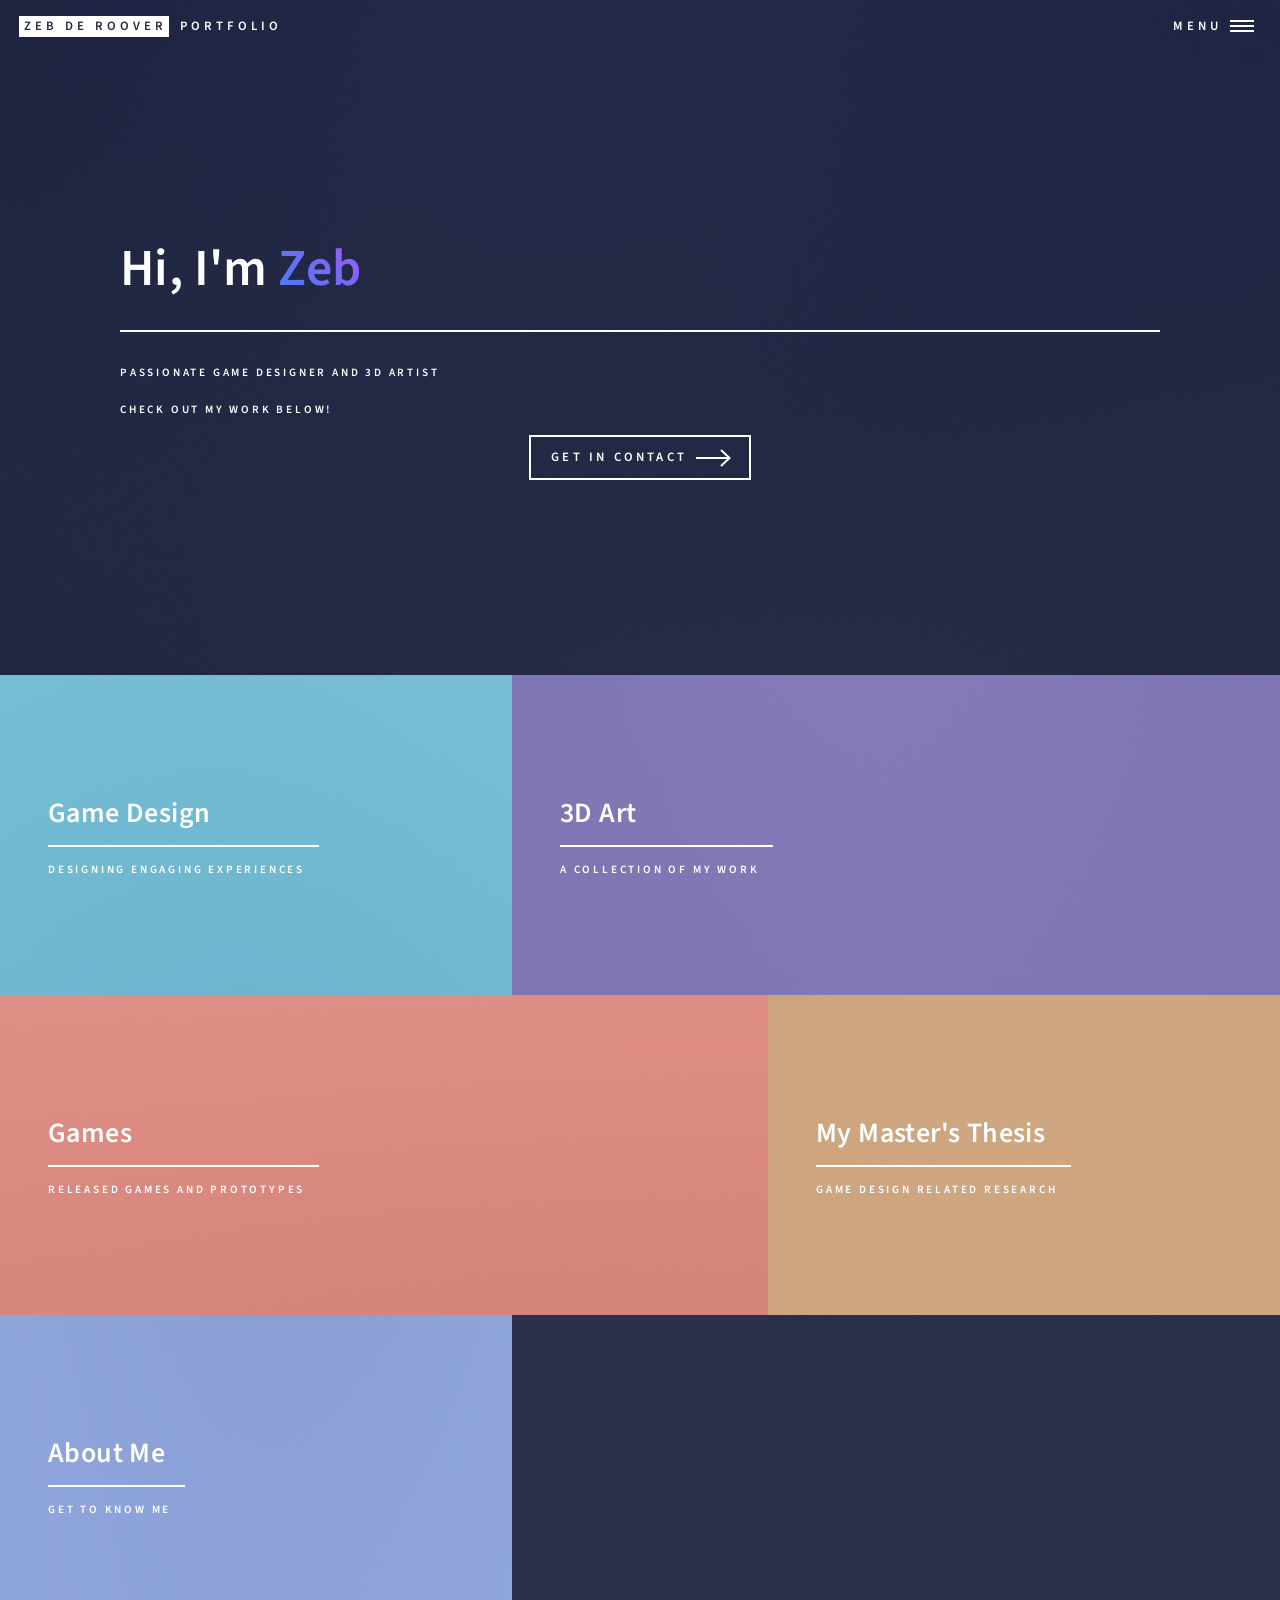
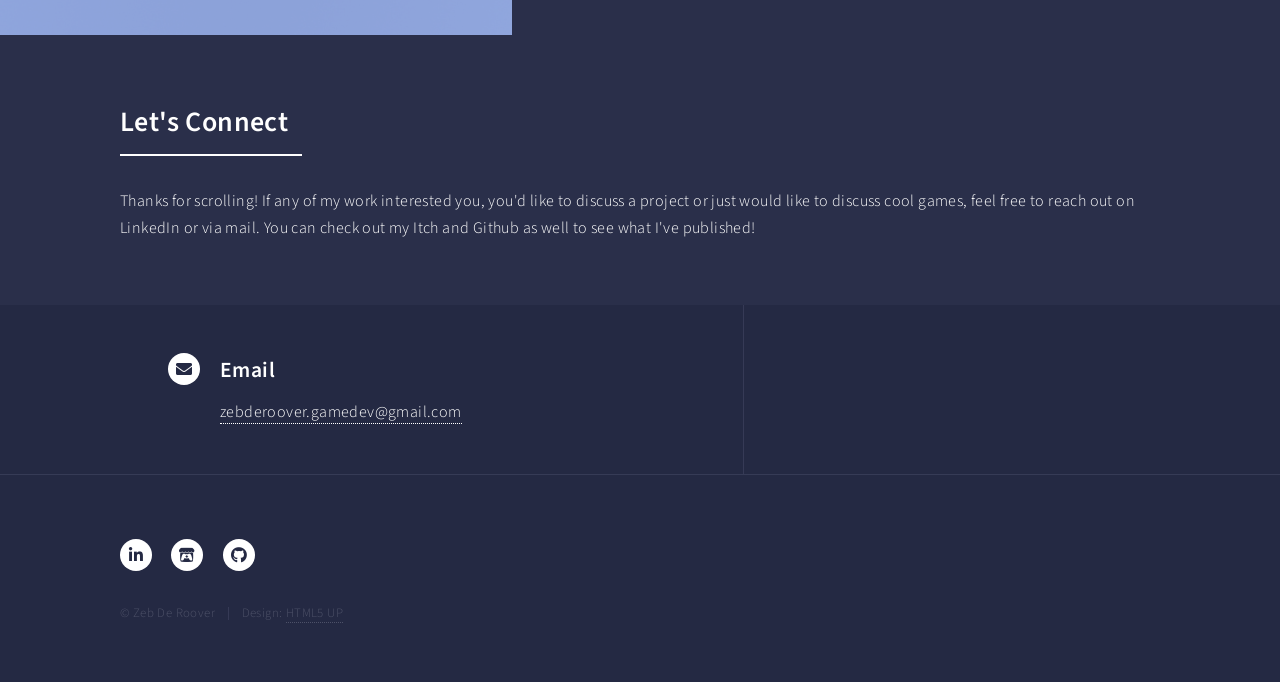
<file: index.html>
<!DOCTYPE HTML>
<!--
	Forty by HTML5 UP
	html5up.net | @ajlkn
	Free for personal and commercial use under the CCA 3.0 license (html5up.net/license)
-->
<html>
	<head>
		<title>Zeb De Roover - Portfolio</title>
		<meta charset="utf-8" />
		<meta name="viewport" content="width=device-width, initial-scale=1, user-scalable=no" />
		<link rel="stylesheet" href="assets/css/main.css" />
		<noscript><link rel="stylesheet" href="assets/css/noscript.css" /></noscript>
		
		<style>
  /* Stack content vertically */
  .content {
    display: flex;
    flex-direction: column;
  }

  /* Force paragraph text to align left */
  .content p {
    text-align: left;
    align-self: flex-start;
  }

  /* Center the button underneath */
  .content .actions {
    margin-top: 1em;
    align-self: center;
  }
</style>
		
		<style>
  			.gradient-name {
    		background: linear-gradient(45deg, #3b82f6, #a855f7);
    		-webkit-background-clip: text;
    		-webkit-text-fill-color: transparent;
    		display: inline-block;
  			}
		</style>
				
	</head>
	<body class="is-preload">

		<!-- Wrapper -->
			<div id="wrapper">

				<!-- Header -->
					<header id="header" class="alt">
						<a href="index.html" class="logo"><strong>Zeb De Roover</strong> <span>Portfolio</span></a>
						<nav>
							<a href="#menu">Menu</a>
						</nav>
					</header>

				<!-- Menu -->
					<nav id="menu">
						<ul class="links">
							<li><a href="index.html">Home</a></li>
							<li><a href="game-design.html">Game Design</a></li>
							<li><a href="3D-art.html">3D Art</a></li>
							<li><a href="games.html">Released Games</a></li>
							<li><a href="master-thesis.html">My Master's Thesis</a></li>
							<li><a href="about.html">About Me</a></li>
						</ul>
						<ul class="actions stacked">
							<li><a href="#two" class="button primary fit">Get in contact</a></li>
						</ul>
					</nav>

				<!-- Banner -->
					<section id="banner" class="major">
						<div class="inner">
							<header class="major">
								<h1>Hi, I'm <span class="gradient-name">Zeb</span></h1>
							</header>
							<div class="content">
								<p>Passionate Game Designer and 3D Artist <br /><br />
								Check out my work below!</p>
								
								<ul class="actions">
									<li><a href="#two" class="button next scrolly">Get in contact</a></li>
								</ul>
							</div>
						</div>
					</section>

				<!-- Main -->
					<div id="main">

						<!-- One -->
							<section id="one" class="tiles">
								<article>
									<span class="image">
										<img src="images/pic01.jpg" alt="" />
									</span>
									<header class="major">
										<h3><a href="game-design.html" class="link">Game Design</a></h3>
										<p>Designing engaging experiences</p>
									</header>
								</article>
								<article>
									<span class="image">
										<img src="images/pic02.jpg" alt="" />
									</span>
									<header class="major">
										<h3><a href="3D-art.html" class="link">3D Art</a></h3>
										<p>A collection of my work</p>
									</header>
								</article>
								<article>
									<span class="image">
										<img src="images/pic03.jpg" alt="" />
									</span>
									<header class="major">
										<h3><a href="games.html" class="link">Games</a></h3>
										<p>Released Games and prototypes</p>
									</header>
								</article>
								<article>
									<span class="image">
										<img src="images/pic05.jpg" alt="" />
									</span>
									<header class="major">
										<h3><a href="master-thesis.html" class="link">My Master's Thesis</a></h3>
										<p>Game Design related research</p>
									</header>
								</article>
								<article>
									<span class="image">
										<img src="images/pic04.jpg" alt="" />
									</span>
									<header class="major">
										<h3><a href="about.html" class="link">About Me</a></h3>
										<p>Get to know me</p>
									</header>
								</article>
							</section>

						<!-- Two -->
							<section id="two">
								<div class="inner">
									<header class="major">
										<h2>Let's Connect</h2>
									</header>
									<p>Thanks for scrolling! If any of my work interested you, you'd like to discuss a project or just would like to discuss cool games, feel free to reach out on LinkedIn or via mail. You can check out my Itch and Github as well to see what I've published!</p>
								</div>
							</section>

					</div>

				<!-- Contact -->
					<section id="contact">
						<div class="inner">
							<section class="split">
								<section>
									<div class="contact-method">
										<span class="icon solid alt fa-envelope"></span>
										<h3>Email</h3>
										<a href="mailto:zebderoover.gamedev@gmail.com">zebderoover.gamedev@gmail.com</a>
									</div>
								</section>
							</section>
						</div>
					</section>

				<!-- Footer -->
					<footer id="footer">
						<div class="inner">
							<ul class="icons">
								<li><a href="https://www.linkedin.com/in/zeb-de-roover-8179aa2a4/" class="icon brands alt fa-linkedin-in" target="_blank" 
     									rel="noopener"><span class="label">LinkedIn</span></a></li>
								<li><a href="https://zedero.itch.io/" class="icon brands alt fa-itch-io" target="_blank" 
     									rel="noopener"><span class="label">Itch</span></a></li>
								<li><a href="https://github.com/Zedero-git" class="icon brands alt fa-github" target="_blank" 
     									rel="noopener"><span class="label">Itch</span></a></li>
							</ul>
							<ul class="copyright">
								<li>&copy; Zeb De Roover</li><li>Design: <a href="https://html5up.net">HTML5 UP</a></li>
							</ul>
						</div>
					</footer>

			</div>

		<!-- Scripts -->
			<script src="assets/js/jquery.min.js"></script>
			<script src="assets/js/jquery.scrolly.min.js"></script>
			<script src="assets/js/jquery.scrollex.min.js"></script>
			<script src="assets/js/browser.min.js"></script>
			<script src="assets/js/breakpoints.min.js"></script>
			<script src="assets/js/util.js"></script>
			<script src="assets/js/main.js"></script>

	</body>
</html>
</file>
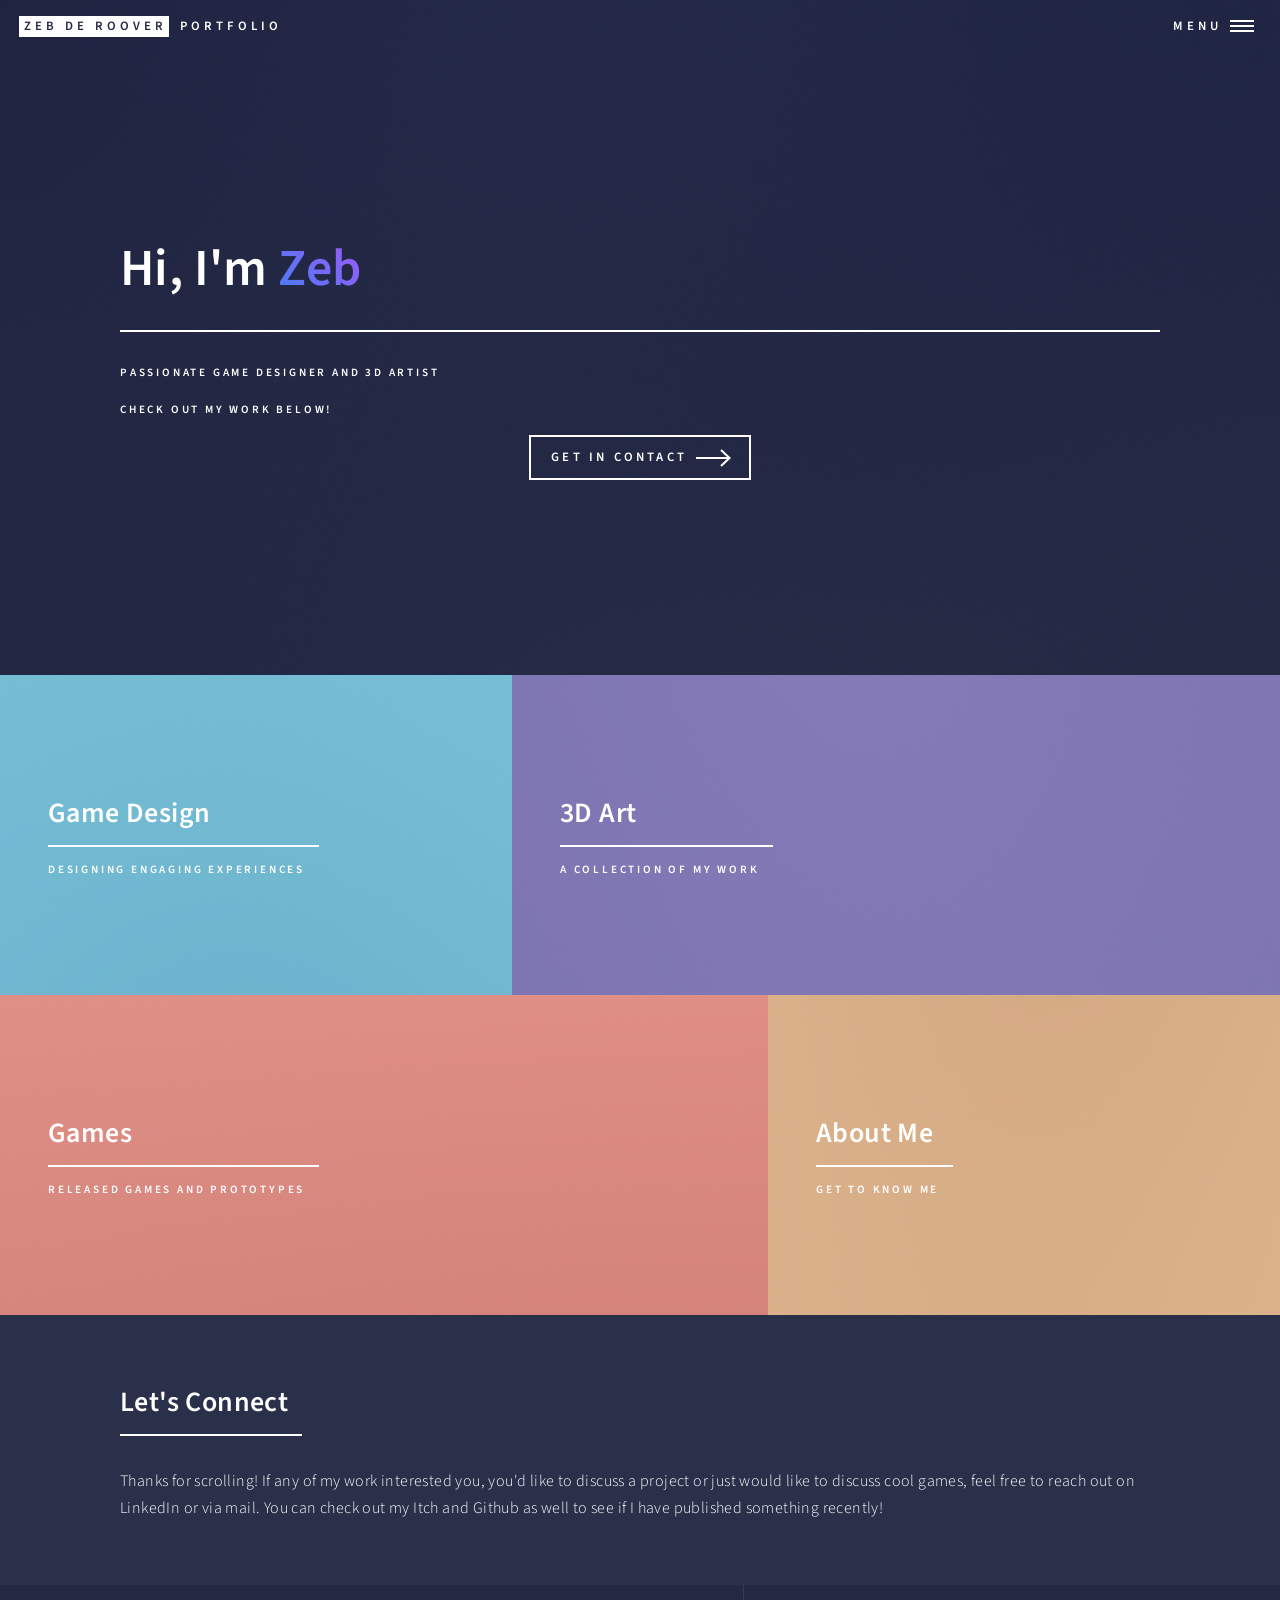
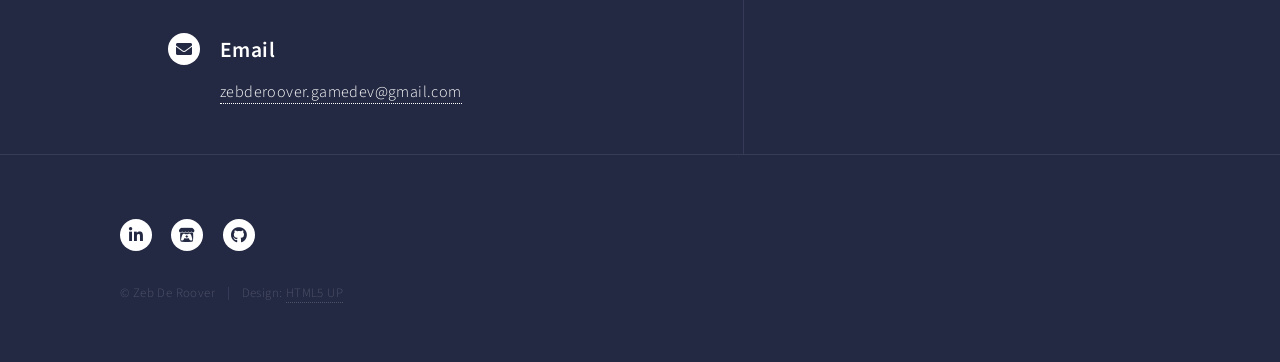
<file: portfolio-site/index.html>
<!DOCTYPE HTML>
<!--
	Forty by HTML5 UP
	html5up.net | @ajlkn
	Free for personal and commercial use under the CCA 3.0 license (html5up.net/license)
-->
<html>
	<head>
		<title>Zeb De Roover - Portfolio</title>
		<meta charset="utf-8" />
		<meta name="viewport" content="width=device-width, initial-scale=1, user-scalable=no" />
		<link rel="stylesheet" href="assets/css/main.css" />
		<noscript><link rel="stylesheet" href="assets/css/noscript.css" /></noscript>
		
		<style>
  /* Stack content vertically */
  .content {
    display: flex;
    flex-direction: column;
  }

  /* Force paragraph text to align left */
  .content p {
    text-align: left;
    align-self: flex-start;
  }

  /* Center the button underneath */
  .content .actions {
    margin-top: 1em;
    align-self: center;
  }
</style>
		
		<style>
  			.gradient-name {
    		background: linear-gradient(45deg, #3b82f6, #a855f7);
    		-webkit-background-clip: text;
    		-webkit-text-fill-color: transparent;
    		display: inline-block;
  			}
		</style>
				
	</head>
	<body class="is-preload">

		<!-- Wrapper -->
			<div id="wrapper">

				<!-- Header -->
					<header id="header" class="alt">
						<a href="index.html" class="logo"><strong>Zeb De Roover</strong> <span>Portfolio</span></a>
						<nav>
							<a href="#menu">Menu</a>
						</nav>
					</header>

				<!-- Menu -->
					<nav id="menu">
						<ul class="links">
							<li><a href="index.html">Home</a></li>
							<li><a href="game-design.html">Game Design</a></li>
							<li><a href="3D-art.html">3D Art</a></li>
							<li><a href="games.html">Released Games</a></li>
							<li><a href="about.html">About Me</a></li>
						</ul>
						<ul class="actions stacked">
							<li><a href="#two" class="button primary fit">Get in contact</a></li>
						</ul>
					</nav>

				<!-- Banner -->
					<section id="banner" class="major">
						<div class="inner">
							<header class="major">
								<h1>Hi, I'm <span class="gradient-name">Zeb</span></h1>
							</header>
							<div class="content">
								<p>Passionate Game Designer and 3D Artist <br /><br />
								Check out my work below!</p>
								
								<ul class="actions">
									<li><a href="#two" class="button next scrolly">Get in contact</a></li>
								</ul>
							</div>
						</div>
					</section>

				<!-- Main -->
					<div id="main">

						<!-- One -->
							<section id="one" class="tiles">
								<article>
									<span class="image">
										<img src="images/pic01.jpg" alt="" />
									</span>
									<header class="major">
										<h3><a href="game-design.html" class="link">Game Design</a></h3>
										<p>Designing engaging experiences</p>
									</header>
								</article>
								<article>
									<span class="image">
										<img src="images/pic02.jpg" alt="" />
									</span>
									<header class="major">
										<h3><a href="3D-art.html" class="link">3D Art</a></h3>
										<p>A collection of my work</p>
									</header>
								</article>
								<article>
									<span class="image">
										<img src="images/pic03.jpg" alt="" />
									</span>
									<header class="major">
										<h3><a href="games.html" class="link">Games</a></h3>
										<p>Released Games and prototypes</p>
									</header>
								</article>
								<article>
									<span class="image">
										<img src="images/pic04.jpg" alt="" />
									</span>
									<header class="major">
										<h3><a href="about.html" class="link">About Me</a></h3>
										<p>Get to know me</p>
									</header>
								</article>
								
							</section>

						<!-- Two -->
							<section id="two">
								<div class="inner">
									<header class="major">
										<h2>Let's Connect</h2>
									</header>
									<p>Thanks for scrolling! If any of my work interested you, you'd like to discuss a project or just would like to discuss cool games, feel free to reach out on LinkedIn or via mail. You can check out my Itch and Github as well to see if I have published something recently!</p>
								</div>
							</section>

					</div>

				<!-- Contact -->
					<section id="contact">
						<div class="inner">
							<section class="split">
								<section>
									<div class="contact-method">
										<span class="icon solid alt fa-envelope"></span>
										<h3>Email</h3>
										<a href="mailto:zebderoover.gamedev@gmail.com">zebderoover.gamedev@gmail.com</a>
									</div>
								</section>
							</section>
						</div>
					</section>

				<!-- Footer -->
					<footer id="footer">
						<div class="inner">
							<ul class="icons">
								<li><a href="https://www.linkedin.com/in/zeb-de-roover-8179aa2a4/" class="icon brands alt fa-linkedin-in" target="_blank" 
     									rel="noopener"><span class="label">LinkedIn</span></a></li>
								<li><a href="https://zedero.itch.io/" class="icon brands alt fa-itch-io" target="_blank" 
     									rel="noopener"><span class="label">Itch</span></a></li>
								<li><a href="https://github.com/Zedero-git" class="icon brands alt fa-github" target="_blank" 
     									rel="noopener"><span class="label">Itch</span></a></li>
							</ul>
							<ul class="copyright">
								<li>&copy; Zeb De Roover</li><li>Design: <a href="https://html5up.net">HTML5 UP</a></li>
							</ul>
						</div>
					</footer>

			</div>

		<!-- Scripts -->
			<script src="assets/js/jquery.min.js"></script>
			<script src="assets/js/jquery.scrolly.min.js"></script>
			<script src="assets/js/jquery.scrollex.min.js"></script>
			<script src="assets/js/browser.min.js"></script>
			<script src="assets/js/breakpoints.min.js"></script>
			<script src="assets/js/util.js"></script>
			<script src="assets/js/main.js"></script>

	</body>
</html>
</file>
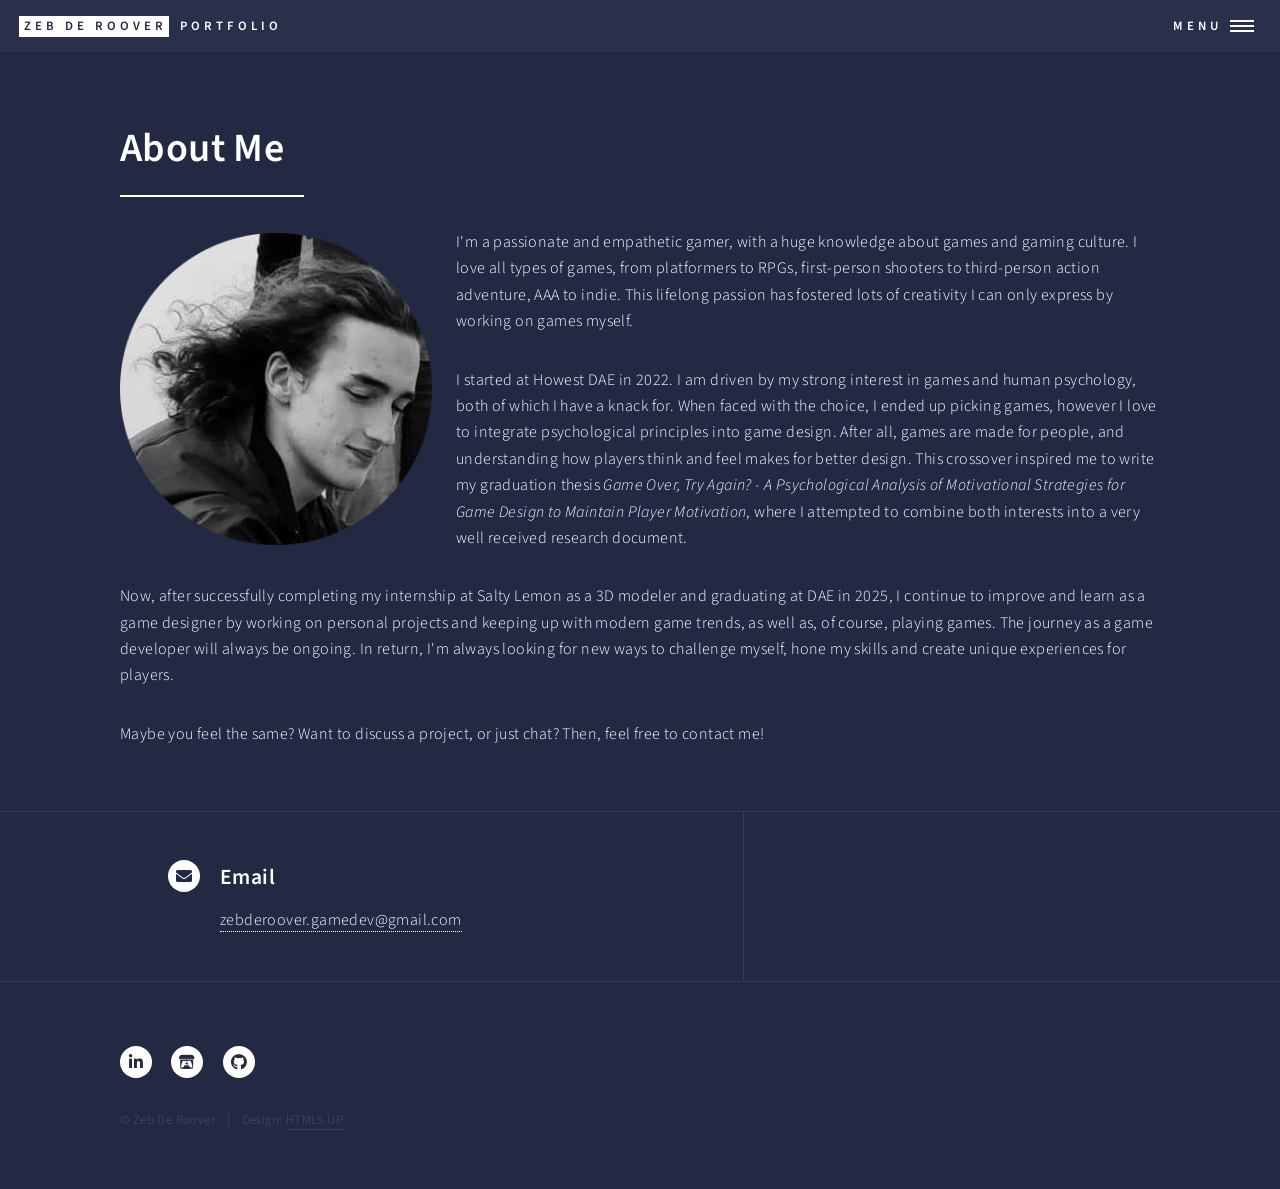
<file: about.html>
<!DOCTYPE HTML>
<!--
	Forty by HTML5 UP
	html5up.net | @ajlkn
	Free for personal and commercial use under the CCA 3.0 license (html5up.net/license)
-->
<html>
	<head>
		<title>Zeb De Roover - Portfolio</title>
		<meta charset="utf-8" />
		<meta name="viewport" content="width=device-width, initial-scale=1, user-scalable=no" />
		<link rel="stylesheet" href="assets/css/main.css" />
		<noscript><link rel="stylesheet" href="assets/css/noscript.css" /></noscript>
	</head>
	<body class="is-preload">

		<!-- Wrapper -->
			<div id="wrapper">

				<!-- Header -->
					<header id="header">
						<a href="index.html" class="logo"><strong>Zeb De Roover</strong> <span>Portfolio</span></a>
						<nav>
							<a href="#menu">Menu</a>
						</nav>
					</header>

				<!-- Menu -->
					<nav id="menu">
						<ul class="links">
							<li><a href="index.html">Home</a></li>
							<li><a href="game-design.html">Game Design</a></li>
							<li><a href="3D-art.html">3D Art</a></li>
							<li><a href="games.html">Released Games</a></li>
							<li><a href="about.html">About Me</a></li>
						</ul>
						<ul class="actions stacked">
							<li><a href="#contact" class="button primary fit">Get in contact</a></li>
						</ul>
					</nav>

				<!-- Main -->
					<div id="main" class="alt">

						<!-- One -->
							<section id="one">
								<div class="inner">
									<header class="major">
										<h1>About Me</h1>
									</header>
									<p><span class="image left"><img src="images/me_circular.png" alt="" /></span>I'm a passionate and empathetic gamer, with a huge knowledge about games and gaming culture. I love all types of games, from platformers to RPGs, first-person shooters to third-person action adventure, AAA to indie. This lifelong passion has fostered lots of creativity I can only express by working on games myself.</p>
									<p>I started at Howest DAE in 2022. I am driven by my strong interest in games and human psychology, both of which I have a knack for. When faced with the choice, I ended up picking games, however I love to integrate psychological principles into game design. After all, games are made for people, and understanding how players think and feel makes for better design. This crossover inspired me to write my graduation thesis <i>Game Over, Try Again? - A Psychological Analysis of Motivational Strategies for Game Design to Maintain Player Motivation</i>, where I attempted to combine both interests into a very well received research document.</p>
									<p>Now, after successfully completing my internship at Salty Lemon as a 3D modeler and graduating at DAE in 2025, I continue to improve and learn as a game designer by working on personal projects and keeping up with modern game trends, as well as, of course, playing games. The journey as a game developer will always be ongoing. In return, I'm always looking for new ways to challenge myself, hone my skills and create unique experiences for players.</p>
									<p>Maybe you feel the same? Want to discuss a project, or just chat? Then, feel free to contact me!</p>
								</div>
							</section>
					</div>

				<!-- Contact -->
					<section id="contact">
						<div class="inner">
							<section class="split">
								<section>
									<div class="contact-method">
										<span class="icon solid alt fa-envelope"></span>
										<h3>Email</h3>
										<a href="mailto:zebderoover.gamedev@gmail.com">zebderoover.gamedev@gmail.com</a>
									</div>
								</section>
							</section>
						</div>
					</section>

				<!-- Footer -->
					<footer id="footer">
						<div class="inner">
							<ul class="icons">
								<li><a href="https://www.linkedin.com/in/zeb-de-roover-8179aa2a4/" class="icon brands alt fa-linkedin-in" target="_blank" 
     									rel="noopener"><span class="label">LinkedIn</span></a></li>
								<li><a href="https://zedero.itch.io/" class="icon brands alt fa-itch-io" target="_blank" 
     									rel="noopener"><span class="label">Itch</span></a></li>
								<li><a href="https://github.com/Zedero-git" class="icon brands alt fa-github" target="_blank" 
     									rel="noopener"><span class="label">Itch</span></a></li>
							</ul>
							<ul class="copyright">
								<li>&copy; Zeb De Roover</li><li>Design: <a href="https://html5up.net">HTML5 UP</a></li>
							</ul>
						</div>
					</footer>

			</div>

		<!-- Scripts -->
			<script src="assets/js/jquery.min.js"></script>
			<script src="assets/js/jquery.scrolly.min.js"></script>
			<script src="assets/js/jquery.scrollex.min.js"></script>
			<script src="assets/js/browser.min.js"></script>
			<script src="assets/js/breakpoints.min.js"></script>
			<script src="assets/js/util.js"></script>
			<script src="assets/js/main.js"></script>

	</body>
</html>
</file>
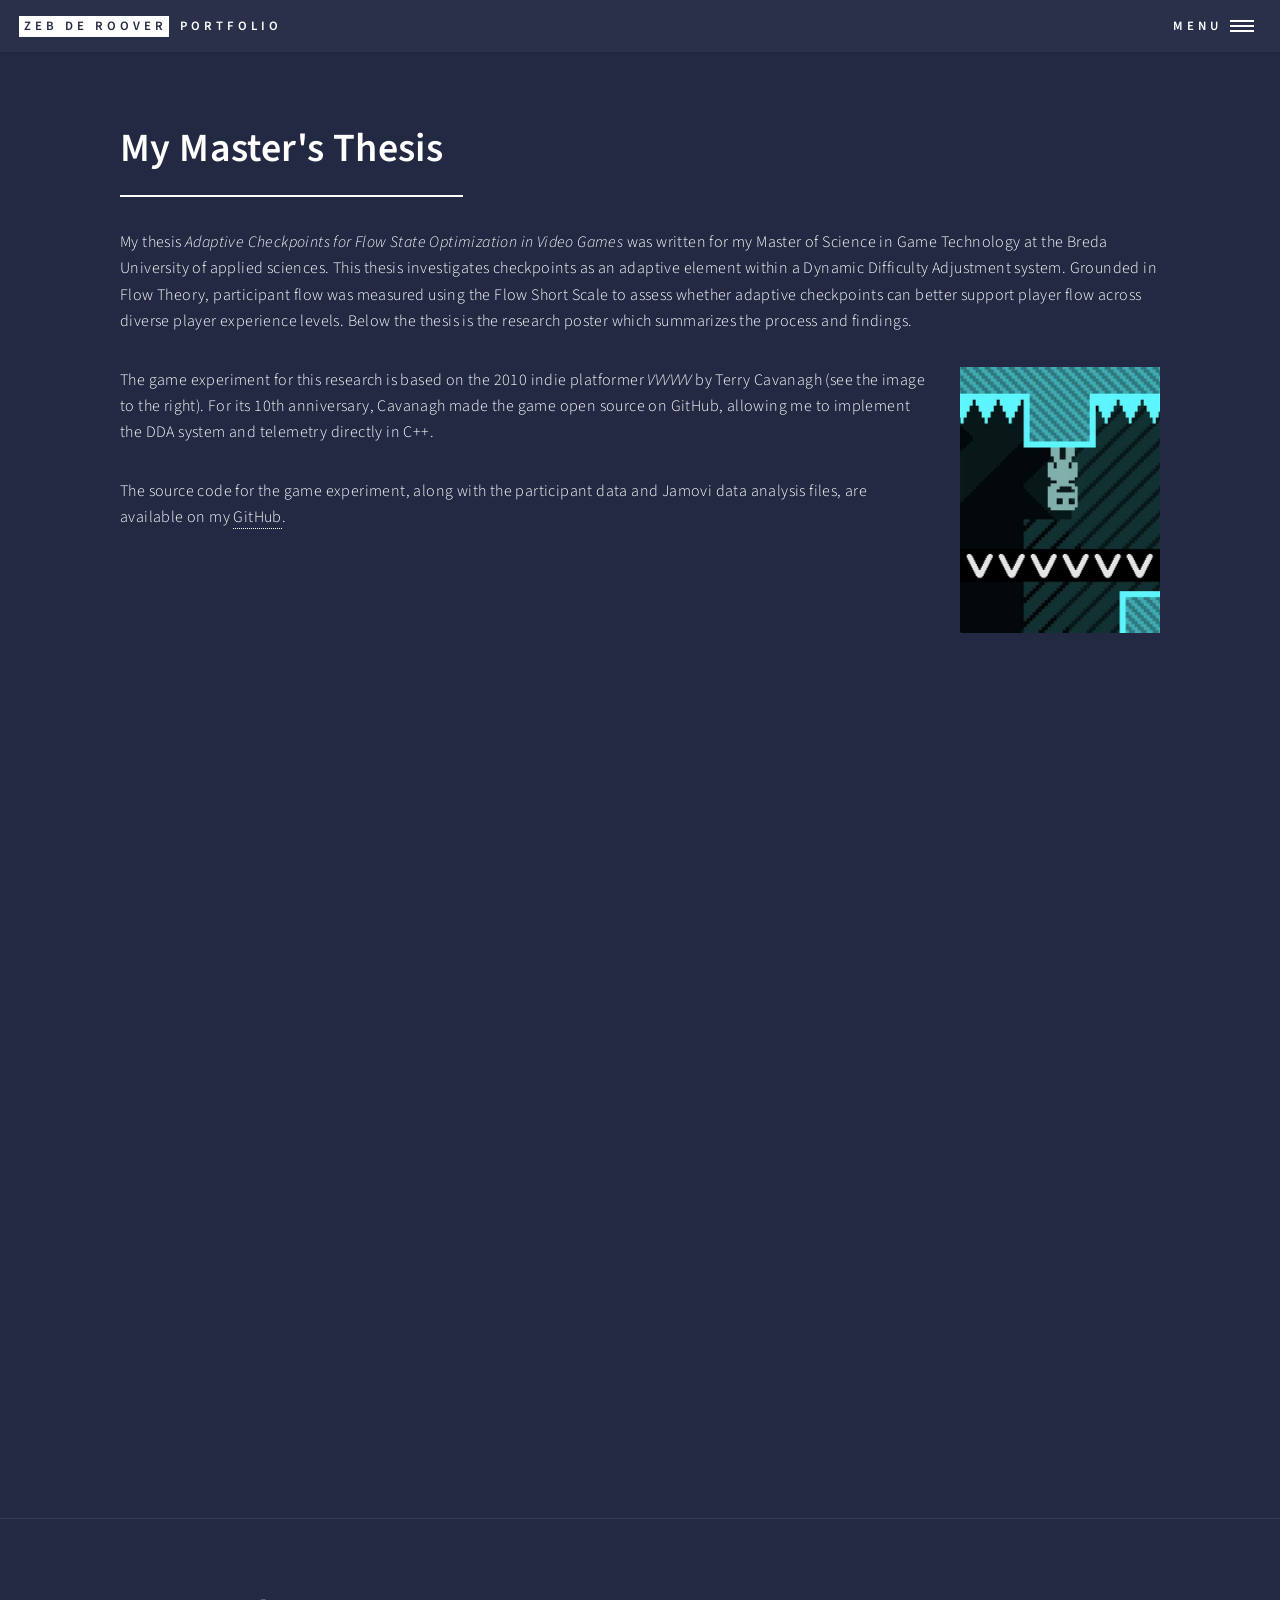
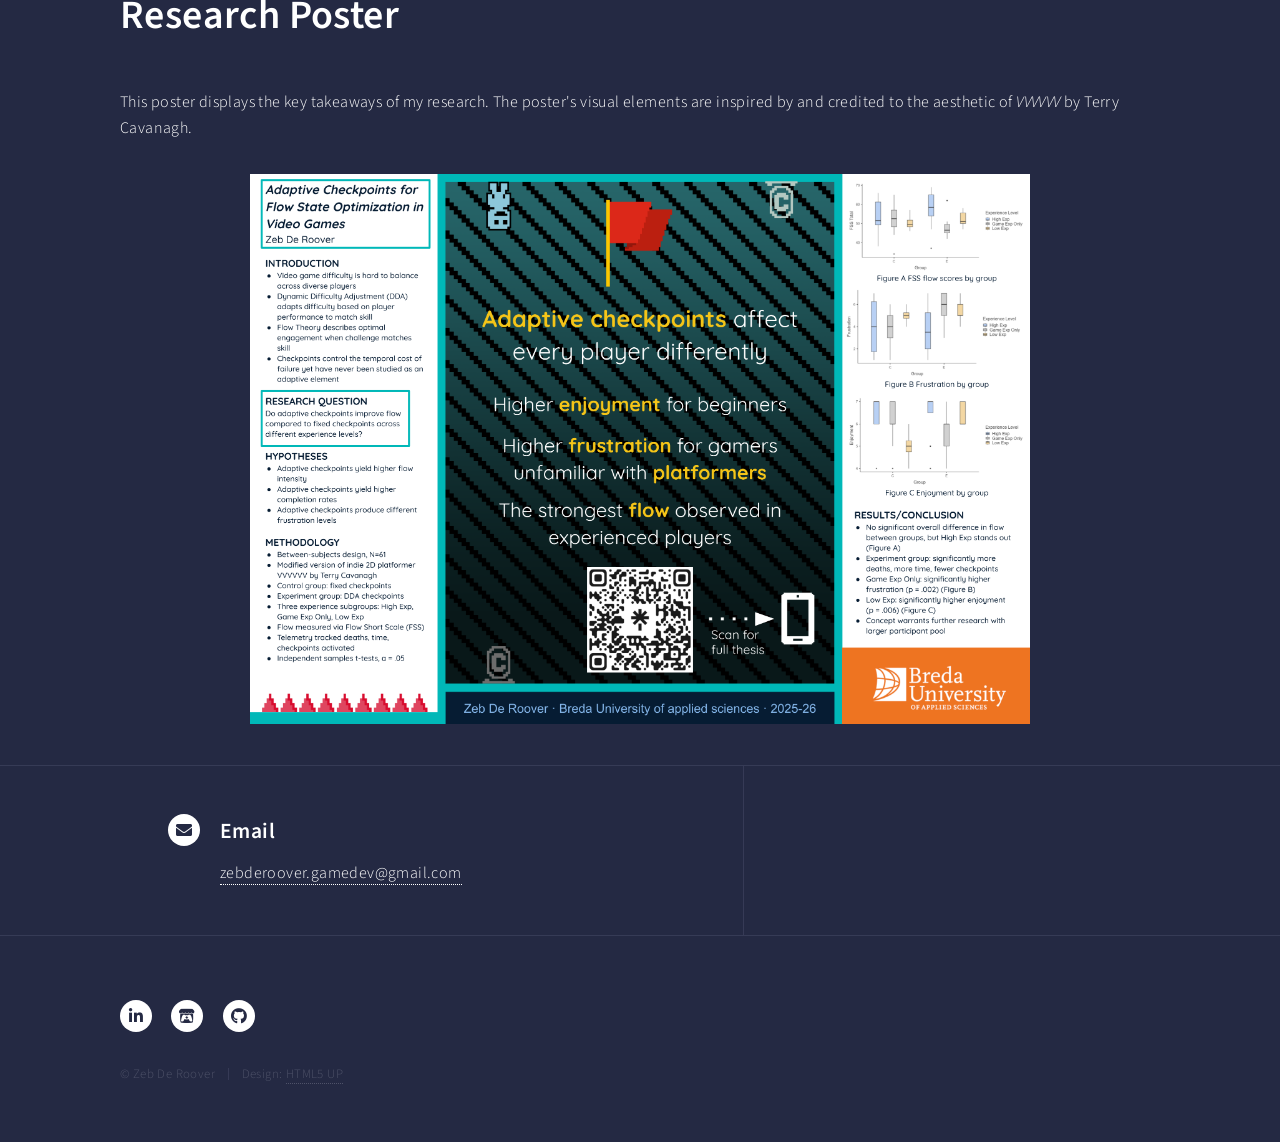
<file: master-thesis.html>
<!DOCTYPE HTML>
<!--
	Forty by HTML5 UP
	html5up.net | @ajlkn
	Free for personal and commercial use under the CCA 3.0 license (html5up.net/license)
-->
<html>
	<head>
		<title>Zeb De Roover - Portfolio</title>
		<meta charset="utf-8" />
		<meta name="viewport" content="width=device-width, initial-scale=1, user-scalable=no" />
		<link rel="stylesheet" href="assets/css/main.css" />
		<noscript><link rel="stylesheet" href="assets/css/noscript.css" /></noscript>
	</head>
	<body class="is-preload">

		<!-- Wrapper -->
			<div id="wrapper">

				<!-- Header -->
					<header id="header">
						<a href="index.html" class="logo"><strong>Zeb De Roover</strong> <span>Portfolio</span></a>
						<nav>
							<a href="#menu">Menu</a>
						</nav>
					</header>

				<!-- Menu -->
					<nav id="menu">
						<ul class="links">
							<li><a href="index.html">Home</a></li>
							<li><a href="game-design.html">Game Design</a></li>
							<li><a href="3D-art.html">3D Art</a></li>
							<li><a href="games.html">Released Games</a></li>
							<li><a href="master-thesis.html">My Master's Thesis</a></li>
							<li><a href="about.html">About Me</a></li>
						</ul>
						<ul class="actions stacked">
							<li><a href="#contact" class="button primary fit">Get in contact</a></li>
						</ul>
					</nav>

				<!-- Main -->
					<div id="main" class="alt">

						<!-- One -->
							<section id="one">
								<div class="inner">
            						<header class="major">
                						<h1>My Master's Thesis</h1>
            						</header>
            						<p>My thesis <i>Adaptive Checkpoints for Flow State Optimization in Video Games</i> was written for my Master of Science in Game Technology at the Breda University of applied sciences. This thesis investigates checkpoints as an adaptive element within a Dynamic Difficulty Adjustment system. Grounded in Flow Theory, participant flow was measured using the Flow Short Scale to assess whether adaptive checkpoints can better support player flow across diverse player experience levels. Below the thesis is the research poster which summarizes the process and findings.</p>
									<div style="display: flex; align-items: flex-start; gap: 2rem;">
    									<div style="flex: 1;">
											<p>The game experiment for this research is based on the 2010 indie platformer <i>VVVVVV</i> by Terry Cavanagh (see the image to the right). For its 10th anniversary, Cavanagh made the game open source on GitHub, allowing me to implement the DDA system and telemetry directly in C++.</p>
											<p>The source code for the game experiment, along with the participant data and Jamovi data analysis files, are available on my <a href="https://github.com/Zedero-git/MGT-DDA-VVVVVV" target="_blank">GitHub</a>.</p>
										</div>
										<img src="images/MGT/VVVVVV.jpg" data-position="center center" style="width: 200px; display: block;"/>
									</div>
								<br><br>
            					<iframe src="documents/MGT%20-%202025-26%20-%20Thesis%20-%20Zeb%20De%20Roover%20-%20Adaptive%20Checkpoints%20for%20Flow%20State%20Optimization%20in%20Video%20Games.pdf" width="75%" height="800px" style="border: none; display: block; margin: 0 auto;" title="Master's Thesis PDF"></iframe>
								</div>
							</section>
						<!-- Two -->
							<section id="two">
								<div class="inner">
            						<header class="content">
                						<h1>Research Poster</h1>
            						</header>
            						<p>This poster displays the key takeaways of my research. The poster's visual elements are inspired by and credited to the aesthetic of <i>VVVVVV</i> by Terry Cavanagh.</p>
									<a href="images/MGT/Zeb%20De%20Roover%20-%20Research%20Poster.png" class="image" target="_blank" title="Click to view full image">
									<img src="images/MGT/Zeb%20De%20Roover%20-%20Research%20Poster.png" width="75%" alt="Research poster summarizing the thesis findings" style="display: block; margin: 0 auto;">
									</a>
								</div>
							</section>
					</div>

				<!-- Contact -->
					<section id="contact">
						<div class="inner">
							<section class="split">
								<section>
									<div class="contact-method">
										<span class="icon solid alt fa-envelope"></span>
										<h3>Email</h3>
										<a href="mailto:zebderoover.gamedev@gmail.com">zebderoover.gamedev@gmail.com</a>
									</div>
								</section>
							</section>
						</div>
					</section>

				<!-- Footer -->
					<footer id="footer">
						<div class="inner">
							<ul class="icons">
								<li><a href="https://www.linkedin.com/in/zeb-de-roover-8179aa2a4/" class="icon brands alt fa-linkedin-in" target="_blank" 
     									rel="noopener"><span class="label">LinkedIn</span></a></li>
								<li><a href="https://zedero.itch.io/" class="icon brands alt fa-itch-io" target="_blank" 
     									rel="noopener"><span class="label">Itch</span></a></li>
								<li><a href="https://github.com/Zedero-git" class="icon brands alt fa-github" target="_blank" 
     									rel="noopener"><span class="label">Itch</span></a></li>
							</ul>
							<ul class="copyright">
								<li>&copy; Zeb De Roover</li><li>Design: <a href="https://html5up.net">HTML5 UP</a></li>
							</ul>
						</div>
					</footer>

			</div>

		<!-- Scripts -->
			<script src="assets/js/jquery.min.js"></script>
			<script src="assets/js/jquery.scrolly.min.js"></script>
			<script src="assets/js/jquery.scrollex.min.js"></script>
			<script src="assets/js/browser.min.js"></script>
			<script src="assets/js/breakpoints.min.js"></script>
			<script src="assets/js/util.js"></script>
			<script src="assets/js/main.js"></script>

	</body>
</html>
</file>
<file: assets/css/noscript.css>
/*
	Forty by HTML5 UP
	html5up.net | @ajlkn
	Free for personal and commercial use under the CCA 3.0 license (html5up.net/license)
*/

/* Banner */

	body.is-preload #banner:after {
		opacity: 0.85;
	}

	body.is-preload #banner > .inner {
		-moz-filter: none;
		-webkit-filter: none;
		-ms-filter: none;
		filter: none;
		-moz-transform: none;
		-webkit-transform: none;
		-ms-transform: none;
		transform: none;
		opacity: 1;
	}
</file>
<file: portfolio-site/assets/css/noscript.css>
/*
	Forty by HTML5 UP
	html5up.net | @ajlkn
	Free for personal and commercial use under the CCA 3.0 license (html5up.net/license)
*/

/* Banner */

	body.is-preload #banner:after {
		opacity: 0.85;
	}

	body.is-preload #banner > .inner {
		-moz-filter: none;
		-webkit-filter: none;
		-ms-filter: none;
		filter: none;
		-moz-transform: none;
		-webkit-transform: none;
		-ms-transform: none;
		transform: none;
		opacity: 1;
	}
</file>
<file: assets/css/main.css>
@import url(fontawesome-all.min.css);
@import url("https://fonts.googleapis.com/css?family=Source+Sans+Pro:300,300italic,600,600italic");

/*
	Forty by HTML5 UP
	html5up.net | @ajlkn
	Free for personal and commercial use under the CCA 3.0 license (html5up.net/license)
*/

html, body, div, span, applet, object,
iframe, h1, h2, h3, h4, h5, h6, p, blockquote,
pre, a, abbr, acronym, address, big, cite,
code, del, dfn, em, img, ins, kbd, q, s, samp,
small, strike, strong, sub, sup, tt, var, b,
u, i, center, dl, dt, dd, ol, ul, li, fieldset,
form, label, legend, table, caption, tbody,
tfoot, thead, tr, th, td, article, aside,
canvas, details, embed, figure, figcaption,
footer, header, hgroup, menu, nav, output, ruby,
section, summary, time, mark, audio, video {
	margin: 0;
	padding: 0;
	border: 0;
	font-size: 100%;
	font: inherit;
	vertical-align: baseline;}

article, aside, details, figcaption, figure,
footer, header, hgroup, menu, nav, section {
	display: block;}

body {
	line-height: 1;
}

ol, ul {
	list-style: none;
}

blockquote, q {
	quotes: none;
}

	blockquote:before, blockquote:after, q:before, q:after {
		content: '';
		content: none;
	}

table {
	border-collapse: collapse;
	border-spacing: 0;
}

body {
	-webkit-text-size-adjust: none;
}

mark {
	background-color: transparent;
	color: inherit;
}

input::-moz-focus-inner {
	border: 0;
	padding: 0;
}

input, select, textarea {
	-moz-appearance: none;
	-webkit-appearance: none;
	-ms-appearance: none;
	appearance: none;
}

/* Basic */

	@-ms-viewport {
		width: device-width;
	}

	body {
		-ms-overflow-style: scrollbar;
	}

	@media screen and (max-width: 480px) {

		html, body {
			min-width: 320px;
		}

	}

	html {
		box-sizing: border-box;
	}

	*, *:before, *:after {
		box-sizing: inherit;
	}

	body {
		background: #242943;
	}

		body.is-preload *, body.is-preload *:before, body.is-preload *:after {
			-moz-animation: none !important;
			-webkit-animation: none !important;
			-ms-animation: none !important;
			animation: none !important;
			-moz-transition: none !important;
			-webkit-transition: none !important;
			-ms-transition: none !important;
			transition: none !important;
		}

/* Type */

	body, input, select, textarea {
		color: #ffffff;
		font-family: "Source Sans Pro", Helvetica, sans-serif;
		font-size: 17pt;
		font-weight: 300;
		letter-spacing: 0.025em;
		line-height: 1.65;
	}

		@media screen and (max-width: 1680px) {

			body, input, select, textarea {
				font-size: 14pt;
			}

		}

		@media screen and (max-width: 1280px) {

			body, input, select, textarea {
				font-size: 12pt;
			}

		}

		@media screen and (max-width: 360px) {

			body, input, select, textarea {
				font-size: 11pt;
			}

		}

	a {
		-moz-transition: color 0.2s ease-in-out, border-bottom-color 0.2s ease-in-out;
		-webkit-transition: color 0.2s ease-in-out, border-bottom-color 0.2s ease-in-out;
		-ms-transition: color 0.2s ease-in-out, border-bottom-color 0.2s ease-in-out;
		transition: color 0.2s ease-in-out, border-bottom-color 0.2s ease-in-out;
		border-bottom: dotted 1px;
		color: inherit;
		text-decoration: none;
	}

		a:hover {
			border-bottom-color: transparent;
			color: #9bf1ff !important;
		}

		a:active {
			color: #53e3fb !important;
		}

	strong, b {
		color: #ffffff;
		font-weight: 600;
	}

	em, i {
		font-style: italic;
	}

	p {
		margin: 0 0 2em 0;
	}

	h1, h2, h3, h4, h5, h6 {
		color: #ffffff;
		font-weight: 600;
		line-height: 1.65;
		margin: 0 0 1em 0;
	}

		h1 a, h2 a, h3 a, h4 a, h5 a, h6 a {
			color: inherit;
			border-bottom: 0;
		}

	h1 {
		font-size: 2.5em;
	}

	h2 {
		font-size: 1.75em;
	}

	h3 {
		font-size: 1.35em;
	}

	h4 {
		font-size: 1.1em;
	}

	h5 {
		font-size: 0.9em;
	}

	h6 {
		font-size: 0.7em;
	}

	@media screen and (max-width: 736px) {

		h1 {
			font-size: 2em;
		}

		h2 {
			font-size: 1.5em;
		}

		h3 {
			font-size: 1.25em;
		}

	}

	sub {
		font-size: 0.8em;
		position: relative;
		top: 0.5em;
	}

	sup {
		font-size: 0.8em;
		position: relative;
		top: -0.5em;
	}

	blockquote {
		border-left: solid 4px rgba(212, 212, 255, 0.1);
		font-style: italic;
		margin: 0 0 2em 0;
		padding: 0.5em 0 0.5em 2em;
	}

	code {
		background: rgba(212, 212, 255, 0.035);
		font-family: "Courier New", monospace;
		font-size: 0.9em;
		margin: 0 0.25em;
		padding: 0.25em 0.65em;
	}

	pre {
		-webkit-overflow-scrolling: touch;
		font-family: "Courier New", monospace;
		font-size: 0.9em;
		margin: 0 0 2em 0;
	}

		pre code {
			display: block;
			line-height: 1.75;
			padding: 1em 1.5em;
			overflow-x: auto;
		}

	hr {
		border: 0;
		border-bottom: solid 1px rgba(212, 212, 255, 0.1);
		margin: 2em 0;
	}

		hr.major {
			margin: 3em 0;
		}

	.align-left {
		text-align: left;
	}

	.align-center {
		text-align: center;
	}

	.align-right {
		text-align: right;
	}

/* Row */

	.row {
		display: flex;
		flex-wrap: wrap;
		box-sizing: border-box;
		align-items: stretch;
	}

		.row > * {
			box-sizing: border-box;
		}

		.row.gtr-uniform > * > :last-child {
			margin-bottom: 0;
		}

		.row.aln-left {
			justify-content: flex-start;
		}

		.row.aln-center {
			justify-content: center;
		}

		.row.aln-right {
			justify-content: flex-end;
		}

		.row.aln-top {
			align-items: flex-start;
		}

		.row.aln-middle {
			align-items: center;
		}

		.row.aln-bottom {
			align-items: flex-end;
		}

		.row > .imp {
			order: -1;
		}

		.row > .col-1 {
			width: 8.33333%;
		}

		.row > .off-1 {
			margin-left: 8.33333%;
		}

		.row > .col-2 {
			width: 16.66667%;
		}

		.row > .off-2 {
			margin-left: 16.66667%;
		}

		.row > .col-3 {
			width: 25%;
		}

		.row > .off-3 {
			margin-left: 25%;
		}

		.row > .col-4 {
			width: 33.33333%;
		}

		.row > .off-4 {
			margin-left: 33.33333%;
		}

		.row > .col-5 {
			width: 41.66667%;
		}

		.row > .off-5 {
			margin-left: 41.66667%;
		}

		.row > .col-6 {
			width: 50%;
		}

		.row > .off-6 {
			margin-left: 50%;
		}

		.row > .col-7 {
			width: 58.33333%;
		}

		.row > .off-7 {
			margin-left: 58.33333%;
		}

		.row > .col-8 {
			width: 66.66667%;
		}

		.row > .off-8 {
			margin-left: 66.66667%;
		}

		.row > .col-9 {
			width: 75%;
		}

		.row > .off-9 {
			margin-left: 75%;
		}

		.row > .col-10 {
			width: 83.33333%;
		}

		.row > .off-10 {
			margin-left: 83.33333%;
		}

		.row > .col-11 {
			width: 91.66667%;
		}

		.row > .off-11 {
			margin-left: 91.66667%;
		}

		.row > .col-12 {
			width: 100%;
		}

		.row > .off-12 {
			margin-left: 100%;
		}

		.row.gtr-0 {
			margin-top: 0;
			margin-left: 0em;
		}

			.row.gtr-0 > * {
				padding: 0 0 0 0em;
			}

			.row.gtr-0.gtr-uniform {
				margin-top: 0em;
			}

				.row.gtr-0.gtr-uniform > * {
					padding-top: 0em;
				}

		.row.gtr-25 {
			margin-top: 0;
			margin-left: -0.5em;
		}

			.row.gtr-25 > * {
				padding: 0 0 0 0.5em;
			}

			.row.gtr-25.gtr-uniform {
				margin-top: -0.5em;
			}

				.row.gtr-25.gtr-uniform > * {
					padding-top: 0.5em;
				}

		.row.gtr-50 {
			margin-top: 0;
			margin-left: -1em;
		}

			.row.gtr-50 > * {
				padding: 0 0 0 1em;
			}

			.row.gtr-50.gtr-uniform {
				margin-top: -1em;
			}

				.row.gtr-50.gtr-uniform > * {
					padding-top: 1em;
				}

		.row {
			margin-top: 0;
			margin-left: -2em;
		}

			.row > * {
				padding: 0 0 0 2em;
			}

			.row.gtr-uniform {
				margin-top: -2em;
			}

				.row.gtr-uniform > * {
					padding-top: 2em;
				}

		.row.gtr-150 {
			margin-top: 0;
			margin-left: -3em;
		}

			.row.gtr-150 > * {
				padding: 0 0 0 3em;
			}

			.row.gtr-150.gtr-uniform {
				margin-top: -3em;
			}

				.row.gtr-150.gtr-uniform > * {
					padding-top: 3em;
				}

		.row.gtr-200 {
			margin-top: 0;
			margin-left: -4em;
		}

			.row.gtr-200 > * {
				padding: 0 0 0 4em;
			}

			.row.gtr-200.gtr-uniform {
				margin-top: -4em;
			}

				.row.gtr-200.gtr-uniform > * {
					padding-top: 4em;
				}

		@media screen and (max-width: 1680px) {

			.row {
				display: flex;
				flex-wrap: wrap;
				box-sizing: border-box;
				align-items: stretch;
			}

				.row > * {
					box-sizing: border-box;
				}

				.row.gtr-uniform > * > :last-child {
					margin-bottom: 0;
				}

				.row.aln-left {
					justify-content: flex-start;
				}

				.row.aln-center {
					justify-content: center;
				}

				.row.aln-right {
					justify-content: flex-end;
				}

				.row.aln-top {
					align-items: flex-start;
				}

				.row.aln-middle {
					align-items: center;
				}

				.row.aln-bottom {
					align-items: flex-end;
				}

				.row > .imp-xlarge {
					order: -1;
				}

				.row > .col-1-xlarge {
					width: 8.33333%;
				}

				.row > .off-1-xlarge {
					margin-left: 8.33333%;
				}

				.row > .col-2-xlarge {
					width: 16.66667%;
				}

				.row > .off-2-xlarge {
					margin-left: 16.66667%;
				}

				.row > .col-3-xlarge {
					width: 25%;
				}

				.row > .off-3-xlarge {
					margin-left: 25%;
				}

				.row > .col-4-xlarge {
					width: 33.33333%;
				}

				.row > .off-4-xlarge {
					margin-left: 33.33333%;
				}

				.row > .col-5-xlarge {
					width: 41.66667%;
				}

				.row > .off-5-xlarge {
					margin-left: 41.66667%;
				}

				.row > .col-6-xlarge {
					width: 50%;
				}

				.row > .off-6-xlarge {
					margin-left: 50%;
				}

				.row > .col-7-xlarge {
					width: 58.33333%;
				}

				.row > .off-7-xlarge {
					margin-left: 58.33333%;
				}

				.row > .col-8-xlarge {
					width: 66.66667%;
				}

				.row > .off-8-xlarge {
					margin-left: 66.66667%;
				}

				.row > .col-9-xlarge {
					width: 75%;
				}

				.row > .off-9-xlarge {
					margin-left: 75%;
				}

				.row > .col-10-xlarge {
					width: 83.33333%;
				}

				.row > .off-10-xlarge {
					margin-left: 83.33333%;
				}

				.row > .col-11-xlarge {
					width: 91.66667%;
				}

				.row > .off-11-xlarge {
					margin-left: 91.66667%;
				}

				.row > .col-12-xlarge {
					width: 100%;
				}

				.row > .off-12-xlarge {
					margin-left: 100%;
				}

				.row.gtr-0 {
					margin-top: 0;
					margin-left: 0em;
				}

					.row.gtr-0 > * {
						padding: 0 0 0 0em;
					}

					.row.gtr-0.gtr-uniform {
						margin-top: 0em;
					}

						.row.gtr-0.gtr-uniform > * {
							padding-top: 0em;
						}

				.row.gtr-25 {
					margin-top: 0;
					margin-left: -0.5em;
				}

					.row.gtr-25 > * {
						padding: 0 0 0 0.5em;
					}

					.row.gtr-25.gtr-uniform {
						margin-top: -0.5em;
					}

						.row.gtr-25.gtr-uniform > * {
							padding-top: 0.5em;
						}

				.row.gtr-50 {
					margin-top: 0;
					margin-left: -1em;
				}

					.row.gtr-50 > * {
						padding: 0 0 0 1em;
					}

					.row.gtr-50.gtr-uniform {
						margin-top: -1em;
					}

						.row.gtr-50.gtr-uniform > * {
							padding-top: 1em;
						}

				.row {
					margin-top: 0;
					margin-left: -2em;
				}

					.row > * {
						padding: 0 0 0 2em;
					}

					.row.gtr-uniform {
						margin-top: -2em;
					}

						.row.gtr-uniform > * {
							padding-top: 2em;
						}

				.row.gtr-150 {
					margin-top: 0;
					margin-left: -3em;
				}

					.row.gtr-150 > * {
						padding: 0 0 0 3em;
					}

					.row.gtr-150.gtr-uniform {
						margin-top: -3em;
					}

						.row.gtr-150.gtr-uniform > * {
							padding-top: 3em;
						}

				.row.gtr-200 {
					margin-top: 0;
					margin-left: -4em;
				}

					.row.gtr-200 > * {
						padding: 0 0 0 4em;
					}

					.row.gtr-200.gtr-uniform {
						margin-top: -4em;
					}

						.row.gtr-200.gtr-uniform > * {
							padding-top: 4em;
						}

		}

		@media screen and (max-width: 1280px) {

			.row {
				display: flex;
				flex-wrap: wrap;
				box-sizing: border-box;
				align-items: stretch;
			}

				.row > * {
					box-sizing: border-box;
				}

				.row.gtr-uniform > * > :last-child {
					margin-bottom: 0;
				}

				.row.aln-left {
					justify-content: flex-start;
				}

				.row.aln-center {
					justify-content: center;
				}

				.row.aln-right {
					justify-content: flex-end;
				}

				.row.aln-top {
					align-items: flex-start;
				}

				.row.aln-middle {
					align-items: center;
				}

				.row.aln-bottom {
					align-items: flex-end;
				}

				.row > .imp-large {
					order: -1;
				}

				.row > .col-1-large {
					width: 8.33333%;
				}

				.row > .off-1-large {
					margin-left: 8.33333%;
				}

				.row > .col-2-large {
					width: 16.66667%;
				}

				.row > .off-2-large {
					margin-left: 16.66667%;
				}

				.row > .col-3-large {
					width: 25%;
				}

				.row > .off-3-large {
					margin-left: 25%;
				}

				.row > .col-4-large {
					width: 33.33333%;
				}

				.row > .off-4-large {
					margin-left: 33.33333%;
				}

				.row > .col-5-large {
					width: 41.66667%;
				}

				.row > .off-5-large {
					margin-left: 41.66667%;
				}

				.row > .col-6-large {
					width: 50%;
				}

				.row > .off-6-large {
					margin-left: 50%;
				}

				.row > .col-7-large {
					width: 58.33333%;
				}

				.row > .off-7-large {
					margin-left: 58.33333%;
				}

				.row > .col-8-large {
					width: 66.66667%;
				}

				.row > .off-8-large {
					margin-left: 66.66667%;
				}

				.row > .col-9-large {
					width: 75%;
				}

				.row > .off-9-large {
					margin-left: 75%;
				}

				.row > .col-10-large {
					width: 83.33333%;
				}

				.row > .off-10-large {
					margin-left: 83.33333%;
				}

				.row > .col-11-large {
					width: 91.66667%;
				}

				.row > .off-11-large {
					margin-left: 91.66667%;
				}

				.row > .col-12-large {
					width: 100%;
				}

				.row > .off-12-large {
					margin-left: 100%;
				}

				.row.gtr-0 {
					margin-top: 0;
					margin-left: 0em;
				}

					.row.gtr-0 > * {
						padding: 0 0 0 0em;
					}

					.row.gtr-0.gtr-uniform {
						margin-top: 0em;
					}

						.row.gtr-0.gtr-uniform > * {
							padding-top: 0em;
						}

				.row.gtr-25 {
					margin-top: 0;
					margin-left: -0.375em;
				}

					.row.gtr-25 > * {
						padding: 0 0 0 0.375em;
					}

					.row.gtr-25.gtr-uniform {
						margin-top: -0.375em;
					}

						.row.gtr-25.gtr-uniform > * {
							padding-top: 0.375em;
						}

				.row.gtr-50 {
					margin-top: 0;
					margin-left: -0.75em;
				}

					.row.gtr-50 > * {
						padding: 0 0 0 0.75em;
					}

					.row.gtr-50.gtr-uniform {
						margin-top: -0.75em;
					}

						.row.gtr-50.gtr-uniform > * {
							padding-top: 0.75em;
						}

				.row {
					margin-top: 0;
					margin-left: -1.5em;
				}

					.row > * {
						padding: 0 0 0 1.5em;
					}

					.row.gtr-uniform {
						margin-top: -1.5em;
					}

						.row.gtr-uniform > * {
							padding-top: 1.5em;
						}

				.row.gtr-150 {
					margin-top: 0;
					margin-left: -2.25em;
				}

					.row.gtr-150 > * {
						padding: 0 0 0 2.25em;
					}

					.row.gtr-150.gtr-uniform {
						margin-top: -2.25em;
					}

						.row.gtr-150.gtr-uniform > * {
							padding-top: 2.25em;
						}

				.row.gtr-200 {
					margin-top: 0;
					margin-left: -3em;
				}

					.row.gtr-200 > * {
						padding: 0 0 0 3em;
					}

					.row.gtr-200.gtr-uniform {
						margin-top: -3em;
					}

						.row.gtr-200.gtr-uniform > * {
							padding-top: 3em;
						}

		}

		@media screen and (max-width: 980px) {

			.row {
				display: flex;
				flex-wrap: wrap;
				box-sizing: border-box;
				align-items: stretch;
			}

				.row > * {
					box-sizing: border-box;
				}

				.row.gtr-uniform > * > :last-child {
					margin-bottom: 0;
				}

				.row.aln-left {
					justify-content: flex-start;
				}

				.row.aln-center {
					justify-content: center;
				}

				.row.aln-right {
					justify-content: flex-end;
				}

				.row.aln-top {
					align-items: flex-start;
				}

				.row.aln-middle {
					align-items: center;
				}

				.row.aln-bottom {
					align-items: flex-end;
				}

				.row > .imp-medium {
					order: -1;
				}

				.row > .col-1-medium {
					width: 8.33333%;
				}

				.row > .off-1-medium {
					margin-left: 8.33333%;
				}

				.row > .col-2-medium {
					width: 16.66667%;
				}

				.row > .off-2-medium {
					margin-left: 16.66667%;
				}

				.row > .col-3-medium {
					width: 25%;
				}

				.row > .off-3-medium {
					margin-left: 25%;
				}

				.row > .col-4-medium {
					width: 33.33333%;
				}

				.row > .off-4-medium {
					margin-left: 33.33333%;
				}

				.row > .col-5-medium {
					width: 41.66667%;
				}

				.row > .off-5-medium {
					margin-left: 41.66667%;
				}

				.row > .col-6-medium {
					width: 50%;
				}

				.row > .off-6-medium {
					margin-left: 50%;
				}

				.row > .col-7-medium {
					width: 58.33333%;
				}

				.row > .off-7-medium {
					margin-left: 58.33333%;
				}

				.row > .col-8-medium {
					width: 66.66667%;
				}

				.row > .off-8-medium {
					margin-left: 66.66667%;
				}

				.row > .col-9-medium {
					width: 75%;
				}

				.row > .off-9-medium {
					margin-left: 75%;
				}

				.row > .col-10-medium {
					width: 83.33333%;
				}

				.row > .off-10-medium {
					margin-left: 83.33333%;
				}

				.row > .col-11-medium {
					width: 91.66667%;
				}

				.row > .off-11-medium {
					margin-left: 91.66667%;
				}

				.row > .col-12-medium {
					width: 100%;
				}

				.row > .off-12-medium {
					margin-left: 100%;
				}

				.row.gtr-0 {
					margin-top: 0;
					margin-left: 0em;
				}

					.row.gtr-0 > * {
						padding: 0 0 0 0em;
					}

					.row.gtr-0.gtr-uniform {
						margin-top: 0em;
					}

						.row.gtr-0.gtr-uniform > * {
							padding-top: 0em;
						}

				.row.gtr-25 {
					margin-top: 0;
					margin-left: -0.375em;
				}

					.row.gtr-25 > * {
						padding: 0 0 0 0.375em;
					}

					.row.gtr-25.gtr-uniform {
						margin-top: -0.375em;
					}

						.row.gtr-25.gtr-uniform > * {
							padding-top: 0.375em;
						}

				.row.gtr-50 {
					margin-top: 0;
					margin-left: -0.75em;
				}

					.row.gtr-50 > * {
						padding: 0 0 0 0.75em;
					}

					.row.gtr-50.gtr-uniform {
						margin-top: -0.75em;
					}

						.row.gtr-50.gtr-uniform > * {
							padding-top: 0.75em;
						}

				.row {
					margin-top: 0;
					margin-left: -1.5em;
				}

					.row > * {
						padding: 0 0 0 1.5em;
					}

					.row.gtr-uniform {
						margin-top: -1.5em;
					}

						.row.gtr-uniform > * {
							padding-top: 1.5em;
						}

				.row.gtr-150 {
					margin-top: 0;
					margin-left: -2.25em;
				}

					.row.gtr-150 > * {
						padding: 0 0 0 2.25em;
					}

					.row.gtr-150.gtr-uniform {
						margin-top: -2.25em;
					}

						.row.gtr-150.gtr-uniform > * {
							padding-top: 2.25em;
						}

				.row.gtr-200 {
					margin-top: 0;
					margin-left: -3em;
				}

					.row.gtr-200 > * {
						padding: 0 0 0 3em;
					}

					.row.gtr-200.gtr-uniform {
						margin-top: -3em;
					}

						.row.gtr-200.gtr-uniform > * {
							padding-top: 3em;
						}

		}

		@media screen and (max-width: 736px) {

			.row {
				display: flex;
				flex-wrap: wrap;
				box-sizing: border-box;
				align-items: stretch;
			}

				.row > * {
					box-sizing: border-box;
				}

				.row.gtr-uniform > * > :last-child {
					margin-bottom: 0;
				}

				.row.aln-left {
					justify-content: flex-start;
				}

				.row.aln-center {
					justify-content: center;
				}

				.row.aln-right {
					justify-content: flex-end;
				}

				.row.aln-top {
					align-items: flex-start;
				}

				.row.aln-middle {
					align-items: center;
				}

				.row.aln-bottom {
					align-items: flex-end;
				}

				.row > .imp-small {
					order: -1;
				}

				.row > .col-1-small {
					width: 8.33333%;
				}

				.row > .off-1-small {
					margin-left: 8.33333%;
				}

				.row > .col-2-small {
					width: 16.66667%;
				}

				.row > .off-2-small {
					margin-left: 16.66667%;
				}

				.row > .col-3-small {
					width: 25%;
				}

				.row > .off-3-small {
					margin-left: 25%;
				}

				.row > .col-4-small {
					width: 33.33333%;
				}

				.row > .off-4-small {
					margin-left: 33.33333%;
				}

				.row > .col-5-small {
					width: 41.66667%;
				}

				.row > .off-5-small {
					margin-left: 41.66667%;
				}

				.row > .col-6-small {
					width: 50%;
				}

				.row > .off-6-small {
					margin-left: 50%;
				}

				.row > .col-7-small {
					width: 58.33333%;
				}

				.row > .off-7-small {
					margin-left: 58.33333%;
				}

				.row > .col-8-small {
					width: 66.66667%;
				}

				.row > .off-8-small {
					margin-left: 66.66667%;
				}

				.row > .col-9-small {
					width: 75%;
				}

				.row > .off-9-small {
					margin-left: 75%;
				}

				.row > .col-10-small {
					width: 83.33333%;
				}

				.row > .off-10-small {
					margin-left: 83.33333%;
				}

				.row > .col-11-small {
					width: 91.66667%;
				}

				.row > .off-11-small {
					margin-left: 91.66667%;
				}

				.row > .col-12-small {
					width: 100%;
				}

				.row > .off-12-small {
					margin-left: 100%;
				}

				.row.gtr-0 {
					margin-top: 0;
					margin-left: 0em;
				}

					.row.gtr-0 > * {
						padding: 0 0 0 0em;
					}

					.row.gtr-0.gtr-uniform {
						margin-top: 0em;
					}

						.row.gtr-0.gtr-uniform > * {
							padding-top: 0em;
						}

				.row.gtr-25 {
					margin-top: 0;
					margin-left: -0.3125em;
				}

					.row.gtr-25 > * {
						padding: 0 0 0 0.3125em;
					}

					.row.gtr-25.gtr-uniform {
						margin-top: -0.3125em;
					}

						.row.gtr-25.gtr-uniform > * {
							padding-top: 0.3125em;
						}

				.row.gtr-50 {
					margin-top: 0;
					margin-left: -0.625em;
				}

					.row.gtr-50 > * {
						padding: 0 0 0 0.625em;
					}

					.row.gtr-50.gtr-uniform {
						margin-top: -0.625em;
					}

						.row.gtr-50.gtr-uniform > * {
							padding-top: 0.625em;
						}

				.row {
					margin-top: 0;
					margin-left: -1.25em;
				}

					.row > * {
						padding: 0 0 0 1.25em;
					}

					.row.gtr-uniform {
						margin-top: -1.25em;
					}

						.row.gtr-uniform > * {
							padding-top: 1.25em;
						}

				.row.gtr-150 {
					margin-top: 0;
					margin-left: -1.875em;
				}

					.row.gtr-150 > * {
						padding: 0 0 0 1.875em;
					}

					.row.gtr-150.gtr-uniform {
						margin-top: -1.875em;
					}

						.row.gtr-150.gtr-uniform > * {
							padding-top: 1.875em;
						}

				.row.gtr-200 {
					margin-top: 0;
					margin-left: -2.5em;
				}

					.row.gtr-200 > * {
						padding: 0 0 0 2.5em;
					}

					.row.gtr-200.gtr-uniform {
						margin-top: -2.5em;
					}

						.row.gtr-200.gtr-uniform > * {
							padding-top: 2.5em;
						}

		}

		@media screen and (max-width: 480px) {

			.row {
				display: flex;
				flex-wrap: wrap;
				box-sizing: border-box;
				align-items: stretch;
			}

				.row > * {
					box-sizing: border-box;
				}

				.row.gtr-uniform > * > :last-child {
					margin-bottom: 0;
				}

				.row.aln-left {
					justify-content: flex-start;
				}

				.row.aln-center {
					justify-content: center;
				}

				.row.aln-right {
					justify-content: flex-end;
				}

				.row.aln-top {
					align-items: flex-start;
				}

				.row.aln-middle {
					align-items: center;
				}

				.row.aln-bottom {
					align-items: flex-end;
				}

				.row > .imp-xsmall {
					order: -1;
				}

				.row > .col-1-xsmall {
					width: 8.33333%;
				}

				.row > .off-1-xsmall {
					margin-left: 8.33333%;
				}

				.row > .col-2-xsmall {
					width: 16.66667%;
				}

				.row > .off-2-xsmall {
					margin-left: 16.66667%;
				}

				.row > .col-3-xsmall {
					width: 25%;
				}

				.row > .off-3-xsmall {
					margin-left: 25%;
				}

				.row > .col-4-xsmall {
					width: 33.33333%;
				}

				.row > .off-4-xsmall {
					margin-left: 33.33333%;
				}

				.row > .col-5-xsmall {
					width: 41.66667%;
				}

				.row > .off-5-xsmall {
					margin-left: 41.66667%;
				}

				.row > .col-6-xsmall {
					width: 50%;
				}

				.row > .off-6-xsmall {
					margin-left: 50%;
				}

				.row > .col-7-xsmall {
					width: 58.33333%;
				}

				.row > .off-7-xsmall {
					margin-left: 58.33333%;
				}

				.row > .col-8-xsmall {
					width: 66.66667%;
				}

				.row > .off-8-xsmall {
					margin-left: 66.66667%;
				}

				.row > .col-9-xsmall {
					width: 75%;
				}

				.row > .off-9-xsmall {
					margin-left: 75%;
				}

				.row > .col-10-xsmall {
					width: 83.33333%;
				}

				.row > .off-10-xsmall {
					margin-left: 83.33333%;
				}

				.row > .col-11-xsmall {
					width: 91.66667%;
				}

				.row > .off-11-xsmall {
					margin-left: 91.66667%;
				}

				.row > .col-12-xsmall {
					width: 100%;
				}

				.row > .off-12-xsmall {
					margin-left: 100%;
				}

				.row.gtr-0 {
					margin-top: 0;
					margin-left: 0em;
				}

					.row.gtr-0 > * {
						padding: 0 0 0 0em;
					}

					.row.gtr-0.gtr-uniform {
						margin-top: 0em;
					}

						.row.gtr-0.gtr-uniform > * {
							padding-top: 0em;
						}

				.row.gtr-25 {
					margin-top: 0;
					margin-left: -0.3125em;
				}

					.row.gtr-25 > * {
						padding: 0 0 0 0.3125em;
					}

					.row.gtr-25.gtr-uniform {
						margin-top: -0.3125em;
					}

						.row.gtr-25.gtr-uniform > * {
							padding-top: 0.3125em;
						}

				.row.gtr-50 {
					margin-top: 0;
					margin-left: -0.625em;
				}

					.row.gtr-50 > * {
						padding: 0 0 0 0.625em;
					}

					.row.gtr-50.gtr-uniform {
						margin-top: -0.625em;
					}

						.row.gtr-50.gtr-uniform > * {
							padding-top: 0.625em;
						}

				.row {
					margin-top: 0;
					margin-left: -1.25em;
				}

					.row > * {
						padding: 0 0 0 1.25em;
					}

					.row.gtr-uniform {
						margin-top: -1.25em;
					}

						.row.gtr-uniform > * {
							padding-top: 1.25em;
						}

				.row.gtr-150 {
					margin-top: 0;
					margin-left: -1.875em;
				}

					.row.gtr-150 > * {
						padding: 0 0 0 1.875em;
					}

					.row.gtr-150.gtr-uniform {
						margin-top: -1.875em;
					}

						.row.gtr-150.gtr-uniform > * {
							padding-top: 1.875em;
						}

				.row.gtr-200 {
					margin-top: 0;
					margin-left: -2.5em;
				}

					.row.gtr-200 > * {
						padding: 0 0 0 2.5em;
					}

					.row.gtr-200.gtr-uniform {
						margin-top: -2.5em;
					}

						.row.gtr-200.gtr-uniform > * {
							padding-top: 2.5em;
						}

		}

/* Section/Article */

	section.special, article.special {
		text-align: center;
	}

	header.major {
		width: -moz-max-content;
		width: -webkit-max-content;
		width: -ms-max-content;
		width: max-content;
		margin-bottom: 2em;
	}

		header.major > :first-child {
			margin-bottom: 0;
			width: calc(100% + 0.5em);
		}

			header.major > :first-child:after {
				content: '';
				background-color: #ffffff;
				display: block;
				height: 2px;
				margin: 0.325em 0 0.5em 0;
				width: 100%;
			}

		header.major > p {
			font-size: 0.7em;
			font-weight: 600;
			letter-spacing: 0.25em;
			margin-bottom: 0;
			text-transform: uppercase;
		}

		body.is-ie header.major > :first-child:after {
			max-width: 9em;
		}

		body.is-ie header.major > h1:after {
			max-width: 100% !important;
		}

	@media screen and (max-width: 736px) {

		header.major > p br {
			display: none;
		}

	}

/* Form */

	form {
		margin: 0 0 2em 0;
	}

		form > :last-child {
			margin-bottom: 0;
		}

		form > .fields {
			display: -moz-flex;
			display: -webkit-flex;
			display: -ms-flex;
			display: flex;
			-moz-flex-wrap: wrap;
			-webkit-flex-wrap: wrap;
			-ms-flex-wrap: wrap;
			flex-wrap: wrap;
			width: calc(100% + 3em);
			margin: -1.5em 0 2em -1.5em;
		}

			form > .fields > .field {
				-moz-flex-grow: 0;
				-webkit-flex-grow: 0;
				-ms-flex-grow: 0;
				flex-grow: 0;
				-moz-flex-shrink: 0;
				-webkit-flex-shrink: 0;
				-ms-flex-shrink: 0;
				flex-shrink: 0;
				padding: 1.5em 0 0 1.5em;
				width: calc(100% - 1.5em);
			}

				form > .fields > .field.half {
					width: calc(50% - 0.75em);
				}

				form > .fields > .field.third {
					width: calc(100%/3 - 0.5em);
				}

				form > .fields > .field.quarter {
					width: calc(25% - 0.375em);
				}

		@media screen and (max-width: 480px) {

			form > .fields {
				width: calc(100% + 3em);
				margin: -1.5em 0 2em -1.5em;
			}

				form > .fields > .field {
					padding: 1.5em 0 0 1.5em;
					width: calc(100% - 1.5em);
				}

					form > .fields > .field.half {
						width: calc(100% - 1.5em);
					}

					form > .fields > .field.third {
						width: calc(100% - 1.5em);
					}

					form > .fields > .field.quarter {
						width: calc(100% - 1.5em);
					}

		}

	label {
		color: #ffffff;
		display: block;
		font-size: 0.8em;
		font-weight: 600;
		letter-spacing: 0.25em;
		margin: 0 0 1em 0;
		text-transform: uppercase;
	}

	input[type="text"],
	input[type="password"],
	input[type="email"],
	input[type="tel"],
	input[type="search"],
	input[type="url"],
	select,
	textarea {
		-moz-appearance: none;
		-webkit-appearance: none;
		-ms-appearance: none;
		appearance: none;
		background: rgba(212, 212, 255, 0.035);
		border: none;
		border-radius: 0;
		color: inherit;
		display: block;
		outline: 0;
		padding: 0 1em;
		text-decoration: none;
		width: 100%;
	}

		input[type="text"]:invalid,
		input[type="password"]:invalid,
		input[type="email"]:invalid,
		input[type="tel"]:invalid,
		input[type="search"]:invalid,
		input[type="url"]:invalid,
		select:invalid,
		textarea:invalid {
			box-shadow: none;
		}

		input[type="text"]:focus,
		input[type="password"]:focus,
		input[type="email"]:focus,
		input[type="tel"]:focus,
		input[type="search"]:focus,
		input[type="url"]:focus,
		select:focus,
		textarea:focus {
			border-color: #9bf1ff;
			box-shadow: 0 0 0 2px #9bf1ff;
		}

	select {
		background-image: url("data:image/svg+xml;charset=utf8,%3Csvg xmlns='http://www.w3.org/2000/svg' width='40' height='40' preserveAspectRatio='none' viewBox='0 0 40 40'%3E%3Cpath d='M9.4,12.3l10.4,10.4l10.4-10.4c0.2-0.2,0.5-0.4,0.9-0.4c0.3,0,0.6,0.1,0.9,0.4l3.3,3.3c0.2,0.2,0.4,0.5,0.4,0.9 c0,0.4-0.1,0.6-0.4,0.9L20.7,31.9c-0.2,0.2-0.5,0.4-0.9,0.4c-0.3,0-0.6-0.1-0.9-0.4L4.3,17.3c-0.2-0.2-0.4-0.5-0.4-0.9 c0-0.4,0.1-0.6,0.4-0.9l3.3-3.3c0.2-0.2,0.5-0.4,0.9-0.4S9.1,12.1,9.4,12.3z' fill='rgba(212, 212, 255, 0.1)' /%3E%3C/svg%3E");
		background-size: 1.25rem;
		background-repeat: no-repeat;
		background-position: calc(100% - 1rem) center;
		height: 2.75em;
		padding-right: 2.75em;
		text-overflow: ellipsis;
	}

		select option {
			color: #ffffff;
			background: #242943;
		}

		select:focus::-ms-value {
			background-color: transparent;
		}

		select::-ms-expand {
			display: none;
		}

	input[type="text"],
	input[type="password"],
	input[type="email"],
	input[type="tel"],
	input[type="search"],
	input[type="url"],
	select {
		height: 2.75em;
	}

	textarea {
		padding: 0.75em 1em;
	}

	input[type="checkbox"],
	input[type="radio"] {
		-moz-appearance: none;
		-webkit-appearance: none;
		-ms-appearance: none;
		appearance: none;
		display: block;
		float: left;
		margin-right: -2em;
		opacity: 0;
		width: 1em;
		z-index: -1;
	}

		input[type="checkbox"] + label,
		input[type="radio"] + label {
			text-decoration: none;
			color: #ffffff;
			cursor: pointer;
			display: inline-block;
			font-weight: 300;
			padding-left: 2.65em;
			padding-right: 0.75em;
			position: relative;
		}

			input[type="checkbox"] + label:before,
			input[type="radio"] + label:before {
				-moz-osx-font-smoothing: grayscale;
				-webkit-font-smoothing: antialiased;
				display: inline-block;
				font-style: normal;
				font-variant: normal;
				text-rendering: auto;
				line-height: 1;
				text-transform: none !important;
				font-family: 'Font Awesome 5 Free';
				font-weight: 900;
			}

			input[type="checkbox"] + label:before,
			input[type="radio"] + label:before {
				background: rgba(212, 212, 255, 0.035);
				content: '';
				display: inline-block;
				font-size: 0.8em;
				height: 2.0625em;
				left: 0;
				letter-spacing: 0;
				line-height: 2.0625em;
				position: absolute;
				text-align: center;
				top: 0;
				width: 2.0625em;
			}

		input[type="checkbox"]:checked + label:before,
		input[type="radio"]:checked + label:before {
			background: #ffffff;
			border-color: #9bf1ff;
			content: '\f00c';
			color: #242943;
		}

		input[type="checkbox"]:focus + label:before,
		input[type="radio"]:focus + label:before {
			box-shadow: 0 0 0 2px #9bf1ff;
		}

	input[type="radio"] + label:before {
		border-radius: 100%;
	}

	::-webkit-input-placeholder {
		color: rgba(244, 244, 255, 0.2) !important;
		opacity: 1.0;
	}

	:-moz-placeholder {
		color: rgba(244, 244, 255, 0.2) !important;
		opacity: 1.0;
	}

	::-moz-placeholder {
		color: rgba(244, 244, 255, 0.2) !important;
		opacity: 1.0;
	}

	:-ms-input-placeholder {
		color: rgba(244, 244, 255, 0.2) !important;
		opacity: 1.0;
	}

/* Box */

	.box {
		border: solid 1px rgba(212, 212, 255, 0.1);
		margin-bottom: 2em;
		padding: 1.5em;
	}

		.box > :last-child,
		.box > :last-child > :last-child,
		.box > :last-child > :last-child > :last-child {
			margin-bottom: 0;
		}

		.box.alt {
			border: 0;
			border-radius: 0;
			padding: 0;
		}

/* Icon */

	.icon {
		text-decoration: none;
		border-bottom: none;
		position: relative;
	}

		.icon:before {
			-moz-osx-font-smoothing: grayscale;
			-webkit-font-smoothing: antialiased;
			display: inline-block;
			font-style: normal;
			font-variant: normal;
			text-rendering: auto;
			line-height: 1;
			text-transform: none !important;
			font-family: 'Font Awesome 5 Free';
			font-weight: 400;
		}

		.icon > .label {
			display: none;
		}

		.icon:before {
			line-height: inherit;
		}

		.icon.solid:before {
			font-weight: 900;
		}

		.icon.brands:before {
			font-family: 'Font Awesome 5 Brands';
		}

		.icon.alt:before {
			background-color: #ffffff;
			border-radius: 100%;
			color: #242943;
			display: inline-block;
			height: 2em;
			line-height: 2em;
			text-align: center;
			width: 2em;
		}

	a.icon.alt:before {
		-moz-transition: background-color 0.2s ease-in-out;
		-webkit-transition: background-color 0.2s ease-in-out;
		-ms-transition: background-color 0.2s ease-in-out;
		transition: background-color 0.2s ease-in-out;
	}

	a.icon.alt:hover:before {
		background-color: #6fc3df;
	}

	a.icon.alt:active:before {
		background-color: #37a6cb;
	}

/* Image */

	.image {
		border: 0;
		display: inline-block;
		position: relative;
	}

		.image img {
			display: block;
		}

		.image.left, .image.right {
			max-width: 30%;
		}

			.image.left img, .image.right img {
				width: 100%;
			}

		.image.left {
			float: left;
			margin: 0 1.5em 1.25em 0;
			top: 0.25em;
		}

		.image.right {
			float: right;
			margin: 0 0 1.25em 1.5em;
			top: 0.25em;
		}

		.image.fit {
			display: block;
			margin: 0 0 2em 0;
			width: 100%;
		}

			.image.fit img {
				width: 100%;
			}

		.image.main {
			display: block;
			margin: 2.5em 0;
			width: 100%;
		}

			.image.main img {
				width: 100%;
			}

			@media screen and (max-width: 736px) {

				.image.main {
					margin: 1.5em 0;
				}

			}

/* List */

	ol {
		list-style: decimal;
		margin: 0 0 2em 0;
		padding-left: 1.25em;
	}

		ol li {
			padding-left: 0.25em;
		}

	ul {
		list-style: disc;
		margin: 0 0 2em 0;
		padding-left: 1em;
	}

		ul li {
			padding-left: 0.5em;
		}

		ul.alt {
			list-style: none;
			padding-left: 0;
		}

			ul.alt li {
				border-top: solid 1px rgba(212, 212, 255, 0.1);
				padding: 0.5em 0;
			}

				ul.alt li:first-child {
					border-top: 0;
					padding-top: 0;
				}

	dl {
		margin: 0 0 2em 0;
	}

		dl dt {
			display: block;
			font-weight: 600;
			margin: 0 0 1em 0;
		}

		dl dd {
			margin-left: 2em;
		}

/* Actions */

	ul.actions {
		display: -moz-flex;
		display: -webkit-flex;
		display: -ms-flex;
		display: flex;
		cursor: default;
		list-style: none;
		margin-left: -1em;
		padding-left: 0;
	}

		ul.actions li {
			padding: 0 0 0 1em;
			vertical-align: middle;
		}

		ul.actions.special {
			-moz-justify-content: center;
			-webkit-justify-content: center;
			-ms-justify-content: center;
			justify-content: center;
			width: 100%;
			margin-left: 0;
		}

			ul.actions.special li:first-child {
				padding-left: 0;
			}

		ul.actions.stacked {
			-moz-flex-direction: column;
			-webkit-flex-direction: column;
			-ms-flex-direction: column;
			flex-direction: column;
			margin-left: 0;
		}

			ul.actions.stacked li {
				padding: 1.3em 0 0 0;
			}

				ul.actions.stacked li:first-child {
					padding-top: 0;
				}

		ul.actions.fit {
			width: calc(100% + 1em);
		}

			ul.actions.fit li {
				-moz-flex-grow: 1;
				-webkit-flex-grow: 1;
				-ms-flex-grow: 1;
				flex-grow: 1;
				-moz-flex-shrink: 1;
				-webkit-flex-shrink: 1;
				-ms-flex-shrink: 1;
				flex-shrink: 1;
				width: 100%;
			}

				ul.actions.fit li > * {
					width: 100%;
				}

			ul.actions.fit.stacked {
				width: 100%;
			}

/* Icons */

	ul.icons {
		cursor: default;
		list-style: none;
		padding-left: 0;
	}

		ul.icons li {
			display: inline-block;
			padding: 0 1em 0 0;
		}

			ul.icons li:last-child {
				padding-right: 0;
			}

		@media screen and (max-width: 736px) {

			ul.icons li {
				padding: 0 0.75em 0 0;
			}

		}

/* Pagination */

	ul.pagination {
		cursor: default;
		list-style: none;
		padding-left: 0;
	}

		ul.pagination li {
			display: inline-block;
			padding-left: 0;
			vertical-align: middle;
		}

			ul.pagination li > .page {
				-moz-transition: background-color 0.2s ease-in-out, color 0.2s ease-in-out;
				-webkit-transition: background-color 0.2s ease-in-out, color 0.2s ease-in-out;
				-ms-transition: background-color 0.2s ease-in-out, color 0.2s ease-in-out;
				transition: background-color 0.2s ease-in-out, color 0.2s ease-in-out;
				border-bottom: 0;
				display: inline-block;
				font-size: 0.8em;
				font-weight: 600;
				height: 1.5em;
				line-height: 1.5em;
				margin: 0 0.125em;
				min-width: 1.5em;
				padding: 0 0.5em;
				text-align: center;
			}

				ul.pagination li > .page.active {
					background-color: #ffffff;
					color: #242943;
				}

					ul.pagination li > .page.active:hover {
						background-color: #9bf1ff;
						color: #242943 !important;
					}

					ul.pagination li > .page.active:active {
						background-color: #53e3fb;
					}

			ul.pagination li:first-child {
				padding-right: 0.75em;
			}

			ul.pagination li:last-child {
				padding-left: 0.75em;
			}

		@media screen and (max-width: 480px) {

			ul.pagination li:nth-child(n+2):nth-last-child(n+2) {
				display: none;
			}

			ul.pagination li:first-child {
				padding-right: 0;
			}

		}

/* Table */

	.table-wrapper {
		-webkit-overflow-scrolling: touch;
		overflow-x: auto;
	}

	table {
		margin: 0 0 2em 0;
		width: 100%;
	}

		table tbody tr {
			border: solid 1px rgba(212, 212, 255, 0.1);
			border-left: 0;
			border-right: 0;
		}

			table tbody tr:nth-child(2n + 1) {
				background-color: rgba(212, 212, 255, 0.035);
			}

		table td {
			padding: 0.75em 0.75em;
		}

		table th {
			color: #ffffff;
			font-size: 0.9em;
			font-weight: 600;
			padding: 0 0.75em 0.75em 0.75em;
			text-align: left;
		}

		table thead {
			border-bottom: solid 2px rgba(212, 212, 255, 0.1);
		}

		table tfoot {
			border-top: solid 2px rgba(212, 212, 255, 0.1);
		}

		table.alt {
			border-collapse: separate;
		}

			table.alt tbody tr td {
				border: solid 1px rgba(212, 212, 255, 0.1);
				border-left-width: 0;
				border-top-width: 0;
			}

				table.alt tbody tr td:first-child {
					border-left-width: 1px;
				}

			table.alt tbody tr:first-child td {
				border-top-width: 1px;
			}

			table.alt thead {
				border-bottom: 0;
			}

			table.alt tfoot {
				border-top: 0;
			}

/* Button */

	input[type="submit"],
	input[type="reset"],
	input[type="button"],
	button,
	.button {
		-moz-appearance: none;
		-webkit-appearance: none;
		-ms-appearance: none;
		appearance: none;
		-moz-transition: background-color 0.2s ease-in-out, box-shadow 0.2s ease-in-out, color 0.2s ease-in-out;
		-webkit-transition: background-color 0.2s ease-in-out, box-shadow 0.2s ease-in-out, color 0.2s ease-in-out;
		-ms-transition: background-color 0.2s ease-in-out, box-shadow 0.2s ease-in-out, color 0.2s ease-in-out;
		transition: background-color 0.2s ease-in-out, box-shadow 0.2s ease-in-out, color 0.2s ease-in-out;
		background-color: transparent;
		border: 0;
		border-radius: 0;
		box-shadow: inset 0 0 0 2px #ffffff;
		color: #ffffff;
		cursor: pointer;
		display: inline-block;
		font-size: 0.8em;
		font-weight: 600;
		height: 3.5em;
		letter-spacing: 0.25em;
		line-height: 3.5em;
		padding: 0 1.75em;
		text-align: center;
		text-decoration: none;
		text-transform: uppercase;
		white-space: nowrap;
	}

		input[type="submit"]:hover, input[type="submit"]:active,
		input[type="reset"]:hover,
		input[type="reset"]:active,
		input[type="button"]:hover,
		input[type="button"]:active,
		button:hover,
		button:active,
		.button:hover,
		.button:active {
			box-shadow: inset 0 0 0 2px #9bf1ff;
			color: #9bf1ff;
		}

		input[type="submit"]:active,
		input[type="reset"]:active,
		input[type="button"]:active,
		button:active,
		.button:active {
			background-color: rgba(155, 241, 255, 0.1);
			box-shadow: inset 0 0 0 2px #53e3fb;
			color: #53e3fb;
		}

		input[type="submit"].icon:before,
		input[type="reset"].icon:before,
		input[type="button"].icon:before,
		button.icon:before,
		.button.icon:before {
			margin-right: 0.5em;
		}

		input[type="submit"].fit,
		input[type="reset"].fit,
		input[type="button"].fit,
		button.fit,
		.button.fit {
			width: 100%;
		}

		input[type="submit"].small,
		input[type="reset"].small,
		input[type="button"].small,
		button.small,
		.button.small {
			font-size: 0.6em;
		}

		input[type="submit"].large,
		input[type="reset"].large,
		input[type="button"].large,
		button.large,
		.button.large {
			font-size: 1.25em;
			height: 3em;
			line-height: 3em;
		}

		input[type="submit"].next,
		input[type="reset"].next,
		input[type="button"].next,
		button.next,
		.button.next {
			padding-right: 4.5em;
			position: relative;
		}

			input[type="submit"].next:before, input[type="submit"].next:after,
			input[type="reset"].next:before,
			input[type="reset"].next:after,
			input[type="button"].next:before,
			input[type="button"].next:after,
			button.next:before,
			button.next:after,
			.button.next:before,
			.button.next:after {
				-moz-transition: opacity 0.2s ease-in-out;
				-webkit-transition: opacity 0.2s ease-in-out;
				-ms-transition: opacity 0.2s ease-in-out;
				transition: opacity 0.2s ease-in-out;
				background-position: center right;
				background-repeat: no-repeat;
				background-size: 36px 24px;
				content: '';
				display: block;
				height: 100%;
				position: absolute;
				right: 1.5em;
				top: 0;
				vertical-align: middle;
				width: 36px;
			}

			input[type="submit"].next:before,
			input[type="reset"].next:before,
			input[type="button"].next:before,
			button.next:before,
			.button.next:before {
				background-image: url("data:image/svg+xml;charset=utf8,%3Csvg xmlns='http://www.w3.org/2000/svg' xmlns:xlink='http://www.w3.org/1999/xlink' width='36px' height='24px' viewBox='0 0 36 24' zoomAndPan='disable'%3E%3Cstyle%3Eline %7B stroke: %23ffffff%3B stroke-width: 2px%3B %7D%3C/style%3E%3Cline x1='0' y1='12' x2='34' y2='12' /%3E%3Cline x1='25' y1='4' x2='34' y2='12.5' /%3E%3Cline x1='25' y1='20' x2='34' y2='11.5' /%3E%3C/svg%3E");
			}

			input[type="submit"].next:after,
			input[type="reset"].next:after,
			input[type="button"].next:after,
			button.next:after,
			.button.next:after {
				background-image: url("data:image/svg+xml;charset=utf8,%3Csvg xmlns='http://www.w3.org/2000/svg' xmlns:xlink='http://www.w3.org/1999/xlink' width='36px' height='24px' viewBox='0 0 36 24' zoomAndPan='disable'%3E%3Cstyle%3Eline %7B stroke: %239bf1ff%3B stroke-width: 2px%3B %7D%3C/style%3E%3Cline x1='0' y1='12' x2='34' y2='12' /%3E%3Cline x1='25' y1='4' x2='34' y2='12.5' /%3E%3Cline x1='25' y1='20' x2='34' y2='11.5' /%3E%3C/svg%3E");
				opacity: 0;
				z-index: 1;
			}

			input[type="submit"].next:hover:after, input[type="submit"].next:active:after,
			input[type="reset"].next:hover:after,
			input[type="reset"].next:active:after,
			input[type="button"].next:hover:after,
			input[type="button"].next:active:after,
			button.next:hover:after,
			button.next:active:after,
			.button.next:hover:after,
			.button.next:active:after {
				opacity: 1;
			}

			@media screen and (max-width: 1280px) {

				input[type="submit"].next,
				input[type="reset"].next,
				input[type="button"].next,
				button.next,
				.button.next {
					padding-right: 5em;
				}

			}

		input[type="submit"].primary,
		input[type="reset"].primary,
		input[type="button"].primary,
		button.primary,
		.button.primary {
			background-color: #ffffff;
			box-shadow: none;
			color: #242943;
		}

			input[type="submit"].primary:hover, input[type="submit"].primary:active,
			input[type="reset"].primary:hover,
			input[type="reset"].primary:active,
			input[type="button"].primary:hover,
			input[type="button"].primary:active,
			button.primary:hover,
			button.primary:active,
			.button.primary:hover,
			.button.primary:active {
				background-color: #9bf1ff;
				color: #242943 !important;
			}

			input[type="submit"].primary:active,
			input[type="reset"].primary:active,
			input[type="button"].primary:active,
			button.primary:active,
			.button.primary:active {
				background-color: #53e3fb;
			}

		input[type="submit"].disabled, input[type="submit"]:disabled,
		input[type="reset"].disabled,
		input[type="reset"]:disabled,
		input[type="button"].disabled,
		input[type="button"]:disabled,
		button.disabled,
		button:disabled,
		.button.disabled,
		.button:disabled {
			pointer-events: none;
			cursor: default;
			opacity: 0.25;
		}

/* Tiles */

	.tiles {
		display: -moz-flex;
		display: -webkit-flex;
		display: -ms-flex;
		display: flex;
		-moz-flex-wrap: wrap;
		-webkit-flex-wrap: wrap;
		-ms-flex-wrap: wrap;
		flex-wrap: wrap;
		border-top: 0 !important;
	}

		.tiles + * {
			border-top: 0 !important;
		}

		.tiles article {
			-moz-align-items: center;
			-webkit-align-items: center;
			-ms-align-items: center;
			align-items: center;
			display: -moz-flex;
			display: -webkit-flex;
			display: -ms-flex;
			display: flex;
			-moz-transition: -moz-transform 0.25s ease, opacity 0.25s ease, -moz-filter 1s ease, -webkit-filter 1s ease;
			-webkit-transition: -webkit-transform 0.25s ease, opacity 0.25s ease, -webkit-filter 1s ease, -webkit-filter 1s ease;
			-ms-transition: -ms-transform 0.25s ease, opacity 0.25s ease, -ms-filter 1s ease, -webkit-filter 1s ease;
			transition: transform 0.25s ease, opacity 0.25s ease, filter 1s ease, -webkit-filter 1s ease;
			padding: 4em 4em 2em 4em ;
			background-position: center;
			background-repeat: no-repeat;
			background-size: cover;
			cursor: default;
			height: 40vh;
			max-height: 40em;
			min-height: 23em;
			overflow: hidden;
			position: relative;
			width: 40%;
		}

			.tiles article .image {
				display: none;
			}

			.tiles article header {
				position: relative;
				z-index: 3;
			}

			.tiles article h3 {
				font-size: 1.75em;
			}

				.tiles article h3 a:hover {
					color: inherit !important;
				}

			.tiles article .link.primary {
				border: 0;
				height: 100%;
				left: 0;
				position: absolute;
				top: 0;
				width: 100%;
				z-index: 4;
			}

			.tiles article:before {
				-moz-transition: opacity 0.5s ease;
				-webkit-transition: opacity 0.5s ease;
				-ms-transition: opacity 0.5s ease;
				transition: opacity 0.5s ease;
				bottom: 0;
				content: '';
				display: block;
				height: 100%;
				left: 0;
				opacity: 0.85;
				position: absolute;
				width: 100%;
				z-index: 2;
			}

			.tiles article:after {
				background-color: rgba(36, 41, 67, 0.25);
				content: '';
				display: block;
				height: 100%;
				left: 0;
				position: absolute;
				top: 0;
				width: 100%;
				z-index: 1;
			}

			.tiles article:hover:before {
				opacity: 0;
			}

			.tiles article.is-transitioning {
				-moz-transform: scale(0.95);
				-webkit-transform: scale(0.95);
				-ms-transform: scale(0.95);
				transform: scale(0.95);
				-moz-filter: blur(0.5em);
				-webkit-filter: blur(0.5em);
				-ms-filter: blur(0.5em);
				filter: blur(0.5em);
				opacity: 0;
			}

			.tiles article:nth-child(4n - 1), .tiles article:nth-child(4n - 2) {
				width: 60%;
			}

			.tiles article:nth-child(6n - 5):before {
				background-color: #6fc3df;
			}

			.tiles article:nth-child(6n - 4):before {
				background-color: #8d82c4;
			}

			.tiles article:nth-child(6n - 3):before {
				background-color: #ec8d81;
			}

			.tiles article:nth-child(6n - 2):before {
				background-color: #e7b788;
			}

			.tiles article:nth-child(6n - 1):before {
				background-color: #8ea9e8;
			}

			.tiles article:nth-child(6n):before {
				background-color: #87c5a4;
			}

		@media screen and (max-width: 1280px) {

			.tiles article {
				padding: 4em 3em 2em 3em ;
				height: 30vh;
				max-height: 30em;
				min-height: 20em;
			}

		}

		@media screen and (max-width: 980px) {

			.tiles article {
				width: 50% !important;
			}

		}

		@media screen and (max-width: 736px) {

			.tiles article {
				padding: 3em 1.5em 1em 1.5em ;
				height: 16em;
				max-height: none;
				min-height: 0;
			}

				.tiles article h3 {
					font-size: 1.5em;
				}

		}

		@media screen and (max-width: 480px) {

			.tiles {
				display: block;
			}

				.tiles article {
					height: 20em;
					width: 100% !important;
				}

		}

/* Contact Method */

	.contact-method {
		margin: 0 0 2em 0;
		padding-left: 3.25em;
		position: relative;
	}

		.contact-method .icon {
			left: 0;
			position: absolute;
			top: 0;
		}

		.contact-method h3 {
			margin: 0 0 0.5em 0;
		}

/* Spotlights */

	.spotlights {
		border-top: 0 !important;
	}

		.spotlights + * {
			border-top: 0 !important;
		}

		.spotlights > section {
			display: -moz-flex;
			display: -webkit-flex;
			display: -ms-flex;
			display: flex;
			-moz-flex-direction: row;
			-webkit-flex-direction: row;
			-ms-flex-direction: row;
			flex-direction: row;
			background-color: #2e3450;
		}

			.spotlights > section > .image {
				background-position: center center;
				background-size: cover;
				border-radius: 0;
				display: block;
				position: relative;
				width: 30%;
			}

				.spotlights > section > .image img {
					border-radius: 0;
					display: block;
					width: 100%;
				}

				.spotlights > section > .image:before {
					background: rgba(36, 41, 67, 0.9);
					content: '';
					display: block;
					height: 100%;
					left: 0;
					opacity: 0;
					position: absolute;
					top: 0;
					width: 100%;
				}

			.spotlights > section > .content {
				display: -moz-flex;
				display: -webkit-flex;
				display: -ms-flex;
				display: flex;
				-moz-flex-direction: column;
				-webkit-flex-direction: column;
				-ms-flex-direction: column;
				flex-direction: column;
				-moz-justify-content: center;
				-webkit-justify-content: center;
				-ms-justify-content: center;
				justify-content: center;
				-moz-align-items: center;
				-webkit-align-items: center;
				-ms-align-items: center;
				align-items: center;
				padding: 2em 3em 0.1em 3em ;
				width: 70%;
			}

				.spotlights > section > .content > .inner {
					margin: 0 auto;
					max-width: 100%;
					width: 65em;
				}

			.spotlights > section:nth-child(2n) {
				-moz-flex-direction: row-reverse;
				-webkit-flex-direction: row-reverse;
				-ms-flex-direction: row-reverse;
				flex-direction: row-reverse;
				background-color: #333856;
			}

				.spotlights > section:nth-child(2n) > .content {
					-moz-align-items: -moz-flex-end;
					-webkit-align-items: -webkit-flex-end;
					-ms-align-items: -ms-flex-end;
					align-items: flex-end;
				}

		@media screen and (max-width: 1680px) {

			.spotlights > section > .image {
				width: 40%;
			}

			.spotlights > section > .content {
				width: 60%;
			}

		}

		@media screen and (max-width: 1280px) {

			.spotlights > section > .image {
				width: 45%;
			}

			.spotlights > section > .content {
				width: 55%;
			}

		}

		@media screen and (max-width: 980px) {

			.spotlights > section {
				display: block;
			}

				.spotlights > section > .image {
					width: 100%;
				}

				.spotlights > section > .content {
					padding: 4em 3em 2em 3em ;
					width: 100%;
				}

		}

		@media screen and (max-width: 736px) {

			.spotlights > section > .content {
				padding: 3em 1.5em 1em 1.5em ;
			}

		}

/* Header */

	@-moz-keyframes reveal-header {
		0% {
			top: -4em;
			opacity: 0;
		}

		100% {
			top: 0;
			opacity: 1;
		}
	}

	@-webkit-keyframes reveal-header {
		0% {
			top: -4em;
			opacity: 0;
		}

		100% {
			top: 0;
			opacity: 1;
		}
	}

	@-ms-keyframes reveal-header {
		0% {
			top: -4em;
			opacity: 0;
		}

		100% {
			top: 0;
			opacity: 1;
		}
	}

	@keyframes reveal-header {
		0% {
			top: -4em;
			opacity: 0;
		}

		100% {
			top: 0;
			opacity: 1;
		}
	}

	#header {
		display: -moz-flex;
		display: -webkit-flex;
		display: -ms-flex;
		display: flex;
		background-color: #2a2f4a;
		box-shadow: 0 0 0.25em 0 rgba(0, 0, 0, 0.15);
		cursor: default;
		font-weight: 600;
		height: 3.25em;
		left: 0;
		letter-spacing: 0.25em;
		line-height: 3.25em;
		margin: 0;
		position: fixed;
		text-transform: uppercase;
		top: 0;
		width: 100%;
		z-index: 10000;
	}

		#header .logo {
			border: 0;
			display: inline-block;
			font-size: 0.8em;
			height: inherit;
			line-height: inherit;
			padding: 0 1.5em;
		}

			#header .logo strong {
				-moz-transition: background-color 0.2s ease-in-out, color 0.2s ease-in-out;
				-webkit-transition: background-color 0.2s ease-in-out, color 0.2s ease-in-out;
				-ms-transition: background-color 0.2s ease-in-out, color 0.2s ease-in-out;
				transition: background-color 0.2s ease-in-out, color 0.2s ease-in-out;
				background-color: #ffffff;
				color: #242943;
				display: inline-block;
				line-height: 1.65em;
				margin-right: 0.325em;
				padding: 0 0.125em 0 0.375em;
			}

			#header .logo:hover strong {
				background-color: #9bf1ff;
			}

			#header .logo:active strong {
				background-color: #53e3fb;
			}

		#header nav {
			display: -moz-flex;
			display: -webkit-flex;
			display: -ms-flex;
			display: flex;
			-moz-justify-content: -moz-flex-end;
			-webkit-justify-content: -webkit-flex-end;
			-ms-justify-content: -ms-flex-end;
			justify-content: flex-end;
			-moz-flex-grow: 1;
			-webkit-flex-grow: 1;
			-ms-flex-grow: 1;
			flex-grow: 1;
			height: inherit;
			line-height: inherit;
		}

			#header nav a {
				border: 0;
				display: block;
				font-size: 0.8em;
				height: inherit;
				line-height: inherit;
				padding: 0 0.75em;
				position: relative;
				vertical-align: middle;
			}

				#header nav a:last-child {
					padding-right: 1.5em;
				}

				#header nav a[href="#menu"] {
					padding-right: 3.325em !important;
				}

					#header nav a[href="#menu"]:before, #header nav a[href="#menu"]:after {
						background-image: url("data:image/svg+xml;charset=utf8,%3Csvg xmlns='http://www.w3.org/2000/svg' width='24' height='32' viewBox='0 0 24 32' preserveAspectRatio='none'%3E%3Cstyle%3Eline %7B stroke-width: 2px%3B stroke: %23ffffff%3B %7D%3C/style%3E%3Cline x1='0' y1='11' x2='24' y2='11' /%3E%3Cline x1='0' y1='21' x2='24' y2='21' /%3E%3Cline x1='0' y1='16' x2='24' y2='16' /%3E%3C/svg%3E");
						background-position: center;
						background-repeat: no-repeat;
						background-size: 24px 32px;
						content: '';
						display: block;
						height: 100%;
						position: absolute;
						right: 1.5em;
						top: 0;
						vertical-align: middle;
						width: 24px;
					}

					#header nav a[href="#menu"]:after {
						-moz-transition: opacity 0.2s ease-in-out;
						-webkit-transition: opacity 0.2s ease-in-out;
						-ms-transition: opacity 0.2s ease-in-out;
						transition: opacity 0.2s ease-in-out;
						background-image: url("data:image/svg+xml;charset=utf8,%3Csvg xmlns='http://www.w3.org/2000/svg' width='24' height='32' viewBox='0 0 24 32' preserveAspectRatio='none'%3E%3Cstyle%3Eline %7B stroke-width: 2px%3B stroke: %239bf1ff%3B %7D%3C/style%3E%3Cline x1='0' y1='11' x2='24' y2='11' /%3E%3Cline x1='0' y1='21' x2='24' y2='21' /%3E%3Cline x1='0' y1='16' x2='24' y2='16' /%3E%3C/svg%3E");
						opacity: 0;
						z-index: 1;
					}

					#header nav a[href="#menu"]:hover:after, #header nav a[href="#menu"]:active:after {
						opacity: 1;
					}

					#header nav a[href="#menu"]:last-child {
						padding-right: 3.875em !important;
					}

						#header nav a[href="#menu"]:last-child:before, #header nav a[href="#menu"]:last-child:after {
							right: 2em;
						}

		#header.reveal {
			-moz-animation: reveal-header 0.35s ease;
			-webkit-animation: reveal-header 0.35s ease;
			-ms-animation: reveal-header 0.35s ease;
			animation: reveal-header 0.35s ease;
		}

		#header.alt {
			-moz-transition: opacity 2.5s ease;
			-webkit-transition: opacity 2.5s ease;
			-ms-transition: opacity 2.5s ease;
			transition: opacity 2.5s ease;
			-moz-transition-delay: 0.75s;
			-webkit-transition-delay: 0.75s;
			-ms-transition-delay: 0.75s;
			transition-delay: 0.75s;
			-moz-animation: none;
			-webkit-animation: none;
			-ms-animation: none;
			animation: none;
			background-color: transparent;
			box-shadow: none;
			position: absolute;
		}

			#header.alt.style1 .logo strong {
				color: #6fc3df;
			}

			#header.alt.style2 .logo strong {
				color: #8d82c4;
			}

			#header.alt.style3 .logo strong {
				color: #ec8d81;
			}

			#header.alt.style4 .logo strong {
				color: #e7b788;
			}

			#header.alt.style5 .logo strong {
				color: #8ea9e8;
			}

			#header.alt.style6 .logo strong {
				color: #87c5a4;
			}

		body.is-preload #header.alt {
			opacity: 0;
		}

		@media screen and (max-width: 1680px) {

			#header nav a[href="#menu"] {
				padding-right: 3.75em !important;
			}

				#header nav a[href="#menu"]:last-child {
					padding-right: 4.25em !important;
				}

		}

		@media screen and (max-width: 1280px) {

			#header nav a[href="#menu"] {
				padding-right: 4em !important;
			}

				#header nav a[href="#menu"]:last-child {
					padding-right: 4.5em !important;
				}

		}

		@media screen and (max-width: 736px) {

			#header {
				height: 2.75em;
				line-height: 2.75em;
			}

				#header .logo {
					padding: 0 1em;
				}

				#header nav a {
					padding: 0 0.5em;
				}

					#header nav a:last-child {
						padding-right: 1em;
					}

					#header nav a[href="#menu"] {
						padding-right: 3.25em !important;
					}

						#header nav a[href="#menu"]:before, #header nav a[href="#menu"]:after {
							right: 0.75em;
						}

						#header nav a[href="#menu"]:last-child {
							padding-right: 4em !important;
						}

							#header nav a[href="#menu"]:last-child:before, #header nav a[href="#menu"]:last-child:after {
								right: 1.5em;
							}

		}

		@media screen and (max-width: 480px) {

			#header .logo span {
				display: none;
			}

			#header nav a[href="#menu"] {
				overflow: hidden;
				padding-right: 0 !important;
				text-indent: 5em;
				white-space: nowrap;
				width: 5em;
			}

				#header nav a[href="#menu"]:before, #header nav a[href="#menu"]:after {
					right: 0;
					width: inherit;
				}

				#header nav a[href="#menu"]:last-child:before, #header nav a[href="#menu"]:last-child:after {
					width: 4em;
					right: 0;
				}

		}

/* Banner */

	#banner {
		-moz-align-items: center;
		-webkit-align-items: center;
		-ms-align-items: center;
		align-items: center;
		background-image: url("../../images/banner.jpg");
		display: -moz-flex;
		display: -webkit-flex;
		display: -ms-flex;
		display: flex;
		padding: 6em 0 2em 0 ;
		background-attachment: fixed;
		background-position: center;
		background-repeat: no-repeat;
		background-size: cover;
		border-bottom: 0 !important;
		cursor: default;
		height: 60vh;
		margin-bottom: -3.25em;
		max-height: 32em;
		min-height: 22em;
		position: relative;
		top: -3.25em;
	}

		#banner:after {
			-moz-transition: opacity 2.5s ease;
			-webkit-transition: opacity 2.5s ease;
			-ms-transition: opacity 2.5s ease;
			transition: opacity 2.5s ease;
			-moz-transition-delay: 0.75s;
			-webkit-transition-delay: 0.75s;
			-ms-transition-delay: 0.75s;
			transition-delay: 0.75s;
			pointer-events: none;
			background-color: #242943;
			content: '';
			display: block;
			height: 100%;
			left: 0;
			opacity: 0.85;
			position: absolute;
			top: 0;
			width: 100%;
			z-index: 1;
		}

		#banner h1 {
			font-size: 3.25em;
		}

		#banner > .inner {
			-moz-transition: opacity 1.5s ease, -moz-transform 0.5s ease-out, -moz-filter 0.5s ease, -webkit-filter 0.5s ease;
			-webkit-transition: opacity 1.5s ease, -webkit-transform 0.5s ease-out, -webkit-filter 0.5s ease, -webkit-filter 0.5s ease;
			-ms-transition: opacity 1.5s ease, -ms-transform 0.5s ease-out, -ms-filter 0.5s ease, -webkit-filter 0.5s ease;
			transition: opacity 1.5s ease, transform 0.5s ease-out, filter 0.5s ease, -webkit-filter 0.5s ease;
			padding: 0 !important;
			position: relative;
			z-index: 2;
		}

			#banner > .inner .image {
				display: none;
			}

			#banner > .inner header {
				width: auto;
			}

				#banner > .inner header > :first-child {
					width: auto;
				}

					#banner > .inner header > :first-child:after {
						max-width: 100%;
					}

			#banner > .inner .content {
				display: -moz-flex;
				display: -webkit-flex;
				display: -ms-flex;
				display: flex;
				-moz-align-items: center;
				-webkit-align-items: center;
				-ms-align-items: center;
				align-items: center;
				margin: 0 0 2em 0;
			}

				#banner > .inner .content > * {
					margin-right: 1.5em;
					margin-bottom: 0;
				}

				#banner > .inner .content > :last-child {
					margin-right: 0;
				}

				#banner > .inner .content p {
					font-size: 0.7em;
					font-weight: 600;
					letter-spacing: 0.25em;
					text-transform: uppercase;
				}

		#banner.major {
			height: 75vh;
			min-height: 30em;
			max-height: 50em;
		}

			#banner.major.alt {
				opacity: 0.75;
			}

		#banner.style1:after {
			background-color: #6fc3df;
		}

		#banner.style2:after {
			background-color: #8d82c4;
		}

		#banner.style3:after {
			background-color: #ec8d81;
		}

		#banner.style4:after {
			background-color: #e7b788;
		}

		#banner.style5:after {
			background-color: #8ea9e8;
		}

		#banner.style6:after {
			background-color: #87c5a4;
		}

		body.is-preload #banner:after {
			opacity: 1.0;
		}

		body.is-preload #banner > .inner {
			-moz-filter: blur(0.125em);
			-webkit-filter: blur(0.125em);
			-ms-filter: blur(0.125em);
			filter: blur(0.125em);
			-moz-transform: translateX(-0.5em);
			-webkit-transform: translateX(-0.5em);
			-ms-transform: translateX(-0.5em);
			transform: translateX(-0.5em);
			opacity: 0;
		}

		@media screen and (max-width: 1280px) {

			#banner {
				background-attachment: scroll;
			}

		}

		@media screen and (max-width: 736px) {

			#banner {
				padding: 5em 0 1em 0 ;
				height: auto;
				margin-bottom: -2.75em;
				max-height: none;
				min-height: 0;
				top: -2.75em;
			}

				#banner h1 {
					font-size: 2em;
				}

				#banner > .inner .content {
					display: block;
				}

					#banner > .inner .content > * {
						margin-right: 0;
						margin-bottom: 2em;
					}

				#banner.major {
					height: auto;
					min-height: 0;
					max-height: none;
				}

		}

		@media screen and (max-width: 480px) {

			#banner {
				padding: 6em 0 2em 0 ;
			}

				#banner > .inner .content p br {
					display: none;
				}

				#banner.major {
					padding: 8em 0 4em 0 ;
				}

		}

/* Main */

	#main {
		background-color: #2a2f4a;
	}

		#main > * {
			border-top: solid 1px rgba(212, 212, 255, 0.1);
		}

			#main > *:first-child {
				border-top: 0;
			}

			#main > * > .inner {
				padding: 4em 0 2em 0 ;
				margin: 0 auto;
				max-width: 65em;
				width: calc(100% - 6em);
			}

				@media screen and (max-width: 736px) {

					#main > * > .inner {
						padding: 3em 0 1em 0 ;
						width: calc(100% - 3em);
					}

				}

		#main.alt {
			background-color: transparent;
			border-bottom: solid 1px rgba(212, 212, 255, 0.1);
		}

/* Contact */

	#contact {
		border-bottom: solid 1px rgba(212, 212, 255, 0.1);
		overflow-x: hidden;
	}

		#contact > .inner {
			display: -moz-flex;
			display: -webkit-flex;
			display: -ms-flex;
			display: flex;
			padding: 0 !important;
		}

			#contact > .inner > :nth-child(2n - 1) {
				padding: 4em 3em 2em 0 ;
				border-right: solid 1px rgba(212, 212, 255, 0.1);
				width: 60%;
			}

			#contact > .inner > :nth-child(2n) {
				padding-left: 3em;
				width: 40%;
			}

			#contact > .inner > .split {
				padding: 0;
			}

				#contact > .inner > .split > * {
					padding: 3em 0 1em 3em ;
					position: relative;
				}

					#contact > .inner > .split > *:before {
						border-top: solid 1px rgba(212, 212, 255, 0.1);
						content: '';
						display: block;
						margin-left: -3em;
						position: absolute;
						top: 0;
						width: calc(100vw + 3em);
					}

				#contact > .inner > .split > :first-child:before {
					display: none;
				}

		@media screen and (max-width: 980px) {

			#contact > .inner {
				display: block;
			}

				#contact > .inner > :nth-child(2n - 1) {
					padding: 4em 0 2em 0 ;
					border-right: 0;
					width: 100%;
				}

				#contact > .inner > :nth-child(2n) {
					padding-left: 0;
					width: 100%;
				}

				#contact > .inner > .split > * {
					padding: 3em 0 1em 0 ;
				}

				#contact > .inner > .split > :first-child:before {
					display: block;
				}

		}

		@media screen and (max-width: 736px) {

			#contact > .inner > :nth-child(2n - 1) {
				padding: 3em 0 1em 0 ;
			}

		}

/* Footer */

	#footer .copyright {
		font-size: 0.8em;
		list-style: none;
		padding-left: 0;
	}

		#footer .copyright li {
			border-left: solid 1px rgba(212, 212, 255, 0.1);
			color: rgba(244, 244, 255, 0.2);
			display: inline-block;
			line-height: 1;
			margin-left: 1em;
			padding-left: 1em;
		}

			#footer .copyright li:first-child {
				border-left: 0;
				margin-left: 0;
				padding-left: 0;
			}

	@media screen and (max-width: 480px) {

		#footer .copyright li {
			display: block;
			border-left: 0;
			margin-left: 0;
			padding-left: 0;
			line-height: inherit;
		}

	}

/* Wrapper */

	#wrapper {
		-moz-transition: -moz-filter 0.35s ease, -webkit-filter 0.35s ease, opacity 0.375s ease-out;
		-webkit-transition: -webkit-filter 0.35s ease, -webkit-filter 0.35s ease, opacity 0.375s ease-out;
		-ms-transition: -ms-filter 0.35s ease, -webkit-filter 0.35s ease, opacity 0.375s ease-out;
		transition: filter 0.35s ease, -webkit-filter 0.35s ease, opacity 0.375s ease-out;
		padding-top: 3.25em;
	}

		#wrapper.is-transitioning {
			opacity: 0;
		}

		#wrapper > * > .inner {
			padding: 4em 0 2em 0 ;
			margin: 0 auto;
			max-width: 65em;
			width: calc(100% - 6em);
		}

			@media screen and (max-width: 736px) {

				#wrapper > * > .inner {
					padding: 3em 0 1em 0 ;
					width: calc(100% - 3em);
				}

			}

		@media screen and (max-width: 736px) {

			#wrapper {
				padding-top: 2.75em;
			}

		}

/* Menu */

	#menu {
		-moz-transition: -moz-transform 0.35s ease, opacity 0.35s ease, visibility 0.35s;
		-webkit-transition: -webkit-transform 0.35s ease, opacity 0.35s ease, visibility 0.35s;
		-ms-transition: -ms-transform 0.35s ease, opacity 0.35s ease, visibility 0.35s;
		transition: transform 0.35s ease, opacity 0.35s ease, visibility 0.35s;
		-moz-align-items: center;
		-webkit-align-items: center;
		-ms-align-items: center;
		align-items: center;
		display: -moz-flex;
		display: -webkit-flex;
		display: -ms-flex;
		display: flex;
		-moz-justify-content: center;
		-webkit-justify-content: center;
		-ms-justify-content: center;
		justify-content: center;
		pointer-events: none;
		background: rgba(36, 41, 67, 0.9);
		box-shadow: none;
		height: 100%;
		left: 0;
		opacity: 0;
		overflow: hidden;
		padding: 3em 2em;
		position: fixed;
		top: 0;
		visibility: hidden;
		width: 100%;
		z-index: 10002;
	}

		#menu .inner {
			-moz-transition: -moz-transform 0.35s ease-out, opacity 0.35s ease, visibility 0.35s;
			-webkit-transition: -webkit-transform 0.35s ease-out, opacity 0.35s ease, visibility 0.35s;
			-ms-transition: -ms-transform 0.35s ease-out, opacity 0.35s ease, visibility 0.35s;
			transition: transform 0.35s ease-out, opacity 0.35s ease, visibility 0.35s;
			-moz-transform: rotateX(20deg);
			-webkit-transform: rotateX(20deg);
			-ms-transform: rotateX(20deg);
			transform: rotateX(20deg);
			-webkit-overflow-scrolling: touch;
			max-width: 100%;
			max-height: 100vh;
			opacity: 0;
			overflow: auto;
			text-align: center;
			visibility: hidden;
			width: 18em;
		}

			#menu .inner > :first-child {
				margin-top: 2em;
			}

			#menu .inner > :last-child {
				margin-bottom: 3em;
			}

		#menu ul {
			margin: 0 0 1em 0;
		}

			#menu ul.links {
				list-style: none;
				padding: 0;
			}

				#menu ul.links > li {
					padding: 0;
				}

					#menu ul.links > li > a:not(.button) {
						border: 0;
						border-top: solid 1px rgba(212, 212, 255, 0.1);
						display: block;
						font-size: 0.8em;
						font-weight: 600;
						letter-spacing: 0.25em;
						line-height: 4em;
						text-decoration: none;
						text-transform: uppercase;
					}

					#menu ul.links > li > .button {
						display: block;
						margin: 0.5em 0 0 0;
					}

					#menu ul.links > li:first-child > a:not(.button) {
						border-top: 0 !important;
					}

		#menu .close {
			-moz-transition: color 0.2s ease-in-out;
			-webkit-transition: color 0.2s ease-in-out;
			-ms-transition: color 0.2s ease-in-out;
			transition: color 0.2s ease-in-out;
			-webkit-tap-highlight-color: rgba(0, 0, 0, 0);
			border: 0;
			cursor: pointer;
			display: block;
			height: 4em;
			line-height: 4em;
			overflow: hidden;
			padding-right: 1.25em;
			position: absolute;
			right: 0;
			text-align: right;
			text-indent: 8em;
			top: 0;
			vertical-align: middle;
			white-space: nowrap;
			width: 8em;
		}

			#menu .close:before, #menu .close:after {
				-moz-transition: opacity 0.2s ease-in-out;
				-webkit-transition: opacity 0.2s ease-in-out;
				-ms-transition: opacity 0.2s ease-in-out;
				transition: opacity 0.2s ease-in-out;
				background-position: center;
				background-repeat: no-repeat;
				content: '';
				display: block;
				height: 4em;
				position: absolute;
				right: 0;
				top: 0;
				width: 4em;
			}

			#menu .close:before {
				background-image: url("data:image/svg+xml;charset=utf8,%3Csvg xmlns='http://www.w3.org/2000/svg' xmlns:xlink='http://www.w3.org/1999/xlink' width='20px' height='20px' viewBox='0 0 20 20' zoomAndPan='disable'%3E%3Cstyle%3Eline %7B stroke: %23ffffff%3B stroke-width: 2%3B %7D%3C/style%3E%3Cline x1='0' y1='0' x2='20' y2='20' /%3E%3Cline x1='20' y1='0' x2='0' y2='20' /%3E%3C/svg%3E");
			}

			#menu .close:after {
				background-image: url("data:image/svg+xml;charset=utf8,%3Csvg xmlns='http://www.w3.org/2000/svg' xmlns:xlink='http://www.w3.org/1999/xlink' width='20px' height='20px' viewBox='0 0 20 20' zoomAndPan='disable'%3E%3Cstyle%3Eline %7B stroke: %239bf1ff%3B stroke-width: 2%3B %7D%3C/style%3E%3Cline x1='0' y1='0' x2='20' y2='20' /%3E%3Cline x1='20' y1='0' x2='0' y2='20' /%3E%3C/svg%3E");
				opacity: 0;
			}

			#menu .close:hover:after, #menu .close:active:after {
				opacity: 1;
			}

	body.is-ie #menu {
		background: rgba(42, 47, 74, 0.975);
	}

	body.is-menu-visible #wrapper {
		-moz-filter: blur(0.5em);
		-webkit-filter: blur(0.5em);
		-ms-filter: blur(0.5em);
		filter: blur(0.5em);
	}

	body.is-menu-visible #menu {
		pointer-events: auto;
		opacity: 1;
		visibility: visible;
	}

		body.is-menu-visible #menu .inner {
			-moz-transform: none;
			-webkit-transform: none;
			-ms-transform: none;
			transform: none;
			opacity: 1;
			visibility: visible;
		}

.image-row {
  display: flex;
  gap: 0.5rem;
  justify-content: center;
  align-items: flex-start;
  margin-bottom: 2em;
  flex-wrap: wrap; /* optional: handles smaller screens */
}

.image-box {
  margin-top: 2em;
  /* Removed flex: 1 */
  overflow: hidden;
  display: flex;
  justify-content: center;
  align-items: center;
}

.image-box img {
  height: 40vh;         /* Moved height here instead of container */
  width: auto;
  object-fit: contain;
}


.video-container {
  max-width: 50%;
  margin: 2em auto;
}

.video-wrapper {
  position: relative;
  padding-top: 56.25%; /* 16:9 aspect ratio */
  height: 0;
  overflow: hidden;
}

.video-wrapper video {
  position: absolute;
  top: 0;
  left: 0;
  width: 100%;
  height: 100%;
}

.video-wrapper iframe {
  position: absolute;
  top: 0;
  left: 0;
  width: 100%;
  height: 100%;
  border: 0;
}
</file>
<file: portfolio-site/assets/css/main.css>
@import url(fontawesome-all.min.css);
@import url("https://fonts.googleapis.com/css?family=Source+Sans+Pro:300,300italic,600,600italic");

/*
	Forty by HTML5 UP
	html5up.net | @ajlkn
	Free for personal and commercial use under the CCA 3.0 license (html5up.net/license)
*/

html, body, div, span, applet, object,
iframe, h1, h2, h3, h4, h5, h6, p, blockquote,
pre, a, abbr, acronym, address, big, cite,
code, del, dfn, em, img, ins, kbd, q, s, samp,
small, strike, strong, sub, sup, tt, var, b,
u, i, center, dl, dt, dd, ol, ul, li, fieldset,
form, label, legend, table, caption, tbody,
tfoot, thead, tr, th, td, article, aside,
canvas, details, embed, figure, figcaption,
footer, header, hgroup, menu, nav, output, ruby,
section, summary, time, mark, audio, video {
	margin: 0;
	padding: 0;
	border: 0;
	font-size: 100%;
	font: inherit;
	vertical-align: baseline;}

article, aside, details, figcaption, figure,
footer, header, hgroup, menu, nav, section {
	display: block;}

body {
	line-height: 1;
}

ol, ul {
	list-style: none;
}

blockquote, q {
	quotes: none;
}

	blockquote:before, blockquote:after, q:before, q:after {
		content: '';
		content: none;
	}

table {
	border-collapse: collapse;
	border-spacing: 0;
}

body {
	-webkit-text-size-adjust: none;
}

mark {
	background-color: transparent;
	color: inherit;
}

input::-moz-focus-inner {
	border: 0;
	padding: 0;
}

input, select, textarea {
	-moz-appearance: none;
	-webkit-appearance: none;
	-ms-appearance: none;
	appearance: none;
}

/* Basic */

	@-ms-viewport {
		width: device-width;
	}

	body {
		-ms-overflow-style: scrollbar;
	}

	@media screen and (max-width: 480px) {

		html, body {
			min-width: 320px;
		}

	}

	html {
		box-sizing: border-box;
	}

	*, *:before, *:after {
		box-sizing: inherit;
	}

	body {
		background: #242943;
	}

		body.is-preload *, body.is-preload *:before, body.is-preload *:after {
			-moz-animation: none !important;
			-webkit-animation: none !important;
			-ms-animation: none !important;
			animation: none !important;
			-moz-transition: none !important;
			-webkit-transition: none !important;
			-ms-transition: none !important;
			transition: none !important;
		}

/* Type */

	body, input, select, textarea {
		color: #ffffff;
		font-family: "Source Sans Pro", Helvetica, sans-serif;
		font-size: 17pt;
		font-weight: 300;
		letter-spacing: 0.025em;
		line-height: 1.65;
	}

		@media screen and (max-width: 1680px) {

			body, input, select, textarea {
				font-size: 14pt;
			}

		}

		@media screen and (max-width: 1280px) {

			body, input, select, textarea {
				font-size: 12pt;
			}

		}

		@media screen and (max-width: 360px) {

			body, input, select, textarea {
				font-size: 11pt;
			}

		}

	a {
		-moz-transition: color 0.2s ease-in-out, border-bottom-color 0.2s ease-in-out;
		-webkit-transition: color 0.2s ease-in-out, border-bottom-color 0.2s ease-in-out;
		-ms-transition: color 0.2s ease-in-out, border-bottom-color 0.2s ease-in-out;
		transition: color 0.2s ease-in-out, border-bottom-color 0.2s ease-in-out;
		border-bottom: dotted 1px;
		color: inherit;
		text-decoration: none;
	}

		a:hover {
			border-bottom-color: transparent;
			color: #9bf1ff !important;
		}

		a:active {
			color: #53e3fb !important;
		}

	strong, b {
		color: #ffffff;
		font-weight: 600;
	}

	em, i {
		font-style: italic;
	}

	p {
		margin: 0 0 2em 0;
	}

	h1, h2, h3, h4, h5, h6 {
		color: #ffffff;
		font-weight: 600;
		line-height: 1.65;
		margin: 0 0 1em 0;
	}

		h1 a, h2 a, h3 a, h4 a, h5 a, h6 a {
			color: inherit;
			border-bottom: 0;
		}

	h1 {
		font-size: 2.5em;
	}

	h2 {
		font-size: 1.75em;
	}

	h3 {
		font-size: 1.35em;
	}

	h4 {
		font-size: 1.1em;
	}

	h5 {
		font-size: 0.9em;
	}

	h6 {
		font-size: 0.7em;
	}

	@media screen and (max-width: 736px) {

		h1 {
			font-size: 2em;
		}

		h2 {
			font-size: 1.5em;
		}

		h3 {
			font-size: 1.25em;
		}

	}

	sub {
		font-size: 0.8em;
		position: relative;
		top: 0.5em;
	}

	sup {
		font-size: 0.8em;
		position: relative;
		top: -0.5em;
	}

	blockquote {
		border-left: solid 4px rgba(212, 212, 255, 0.1);
		font-style: italic;
		margin: 0 0 2em 0;
		padding: 0.5em 0 0.5em 2em;
	}

	code {
		background: rgba(212, 212, 255, 0.035);
		font-family: "Courier New", monospace;
		font-size: 0.9em;
		margin: 0 0.25em;
		padding: 0.25em 0.65em;
	}

	pre {
		-webkit-overflow-scrolling: touch;
		font-family: "Courier New", monospace;
		font-size: 0.9em;
		margin: 0 0 2em 0;
	}

		pre code {
			display: block;
			line-height: 1.75;
			padding: 1em 1.5em;
			overflow-x: auto;
		}

	hr {
		border: 0;
		border-bottom: solid 1px rgba(212, 212, 255, 0.1);
		margin: 2em 0;
	}

		hr.major {
			margin: 3em 0;
		}

	.align-left {
		text-align: left;
	}

	.align-center {
		text-align: center;
	}

	.align-right {
		text-align: right;
	}

/* Row */

	.row {
		display: flex;
		flex-wrap: wrap;
		box-sizing: border-box;
		align-items: stretch;
	}

		.row > * {
			box-sizing: border-box;
		}

		.row.gtr-uniform > * > :last-child {
			margin-bottom: 0;
		}

		.row.aln-left {
			justify-content: flex-start;
		}

		.row.aln-center {
			justify-content: center;
		}

		.row.aln-right {
			justify-content: flex-end;
		}

		.row.aln-top {
			align-items: flex-start;
		}

		.row.aln-middle {
			align-items: center;
		}

		.row.aln-bottom {
			align-items: flex-end;
		}

		.row > .imp {
			order: -1;
		}

		.row > .col-1 {
			width: 8.33333%;
		}

		.row > .off-1 {
			margin-left: 8.33333%;
		}

		.row > .col-2 {
			width: 16.66667%;
		}

		.row > .off-2 {
			margin-left: 16.66667%;
		}

		.row > .col-3 {
			width: 25%;
		}

		.row > .off-3 {
			margin-left: 25%;
		}

		.row > .col-4 {
			width: 33.33333%;
		}

		.row > .off-4 {
			margin-left: 33.33333%;
		}

		.row > .col-5 {
			width: 41.66667%;
		}

		.row > .off-5 {
			margin-left: 41.66667%;
		}

		.row > .col-6 {
			width: 50%;
		}

		.row > .off-6 {
			margin-left: 50%;
		}

		.row > .col-7 {
			width: 58.33333%;
		}

		.row > .off-7 {
			margin-left: 58.33333%;
		}

		.row > .col-8 {
			width: 66.66667%;
		}

		.row > .off-8 {
			margin-left: 66.66667%;
		}

		.row > .col-9 {
			width: 75%;
		}

		.row > .off-9 {
			margin-left: 75%;
		}

		.row > .col-10 {
			width: 83.33333%;
		}

		.row > .off-10 {
			margin-left: 83.33333%;
		}

		.row > .col-11 {
			width: 91.66667%;
		}

		.row > .off-11 {
			margin-left: 91.66667%;
		}

		.row > .col-12 {
			width: 100%;
		}

		.row > .off-12 {
			margin-left: 100%;
		}

		.row.gtr-0 {
			margin-top: 0;
			margin-left: 0em;
		}

			.row.gtr-0 > * {
				padding: 0 0 0 0em;
			}

			.row.gtr-0.gtr-uniform {
				margin-top: 0em;
			}

				.row.gtr-0.gtr-uniform > * {
					padding-top: 0em;
				}

		.row.gtr-25 {
			margin-top: 0;
			margin-left: -0.5em;
		}

			.row.gtr-25 > * {
				padding: 0 0 0 0.5em;
			}

			.row.gtr-25.gtr-uniform {
				margin-top: -0.5em;
			}

				.row.gtr-25.gtr-uniform > * {
					padding-top: 0.5em;
				}

		.row.gtr-50 {
			margin-top: 0;
			margin-left: -1em;
		}

			.row.gtr-50 > * {
				padding: 0 0 0 1em;
			}

			.row.gtr-50.gtr-uniform {
				margin-top: -1em;
			}

				.row.gtr-50.gtr-uniform > * {
					padding-top: 1em;
				}

		.row {
			margin-top: 0;
			margin-left: -2em;
		}

			.row > * {
				padding: 0 0 0 2em;
			}

			.row.gtr-uniform {
				margin-top: -2em;
			}

				.row.gtr-uniform > * {
					padding-top: 2em;
				}

		.row.gtr-150 {
			margin-top: 0;
			margin-left: -3em;
		}

			.row.gtr-150 > * {
				padding: 0 0 0 3em;
			}

			.row.gtr-150.gtr-uniform {
				margin-top: -3em;
			}

				.row.gtr-150.gtr-uniform > * {
					padding-top: 3em;
				}

		.row.gtr-200 {
			margin-top: 0;
			margin-left: -4em;
		}

			.row.gtr-200 > * {
				padding: 0 0 0 4em;
			}

			.row.gtr-200.gtr-uniform {
				margin-top: -4em;
			}

				.row.gtr-200.gtr-uniform > * {
					padding-top: 4em;
				}

		@media screen and (max-width: 1680px) {

			.row {
				display: flex;
				flex-wrap: wrap;
				box-sizing: border-box;
				align-items: stretch;
			}

				.row > * {
					box-sizing: border-box;
				}

				.row.gtr-uniform > * > :last-child {
					margin-bottom: 0;
				}

				.row.aln-left {
					justify-content: flex-start;
				}

				.row.aln-center {
					justify-content: center;
				}

				.row.aln-right {
					justify-content: flex-end;
				}

				.row.aln-top {
					align-items: flex-start;
				}

				.row.aln-middle {
					align-items: center;
				}

				.row.aln-bottom {
					align-items: flex-end;
				}

				.row > .imp-xlarge {
					order: -1;
				}

				.row > .col-1-xlarge {
					width: 8.33333%;
				}

				.row > .off-1-xlarge {
					margin-left: 8.33333%;
				}

				.row > .col-2-xlarge {
					width: 16.66667%;
				}

				.row > .off-2-xlarge {
					margin-left: 16.66667%;
				}

				.row > .col-3-xlarge {
					width: 25%;
				}

				.row > .off-3-xlarge {
					margin-left: 25%;
				}

				.row > .col-4-xlarge {
					width: 33.33333%;
				}

				.row > .off-4-xlarge {
					margin-left: 33.33333%;
				}

				.row > .col-5-xlarge {
					width: 41.66667%;
				}

				.row > .off-5-xlarge {
					margin-left: 41.66667%;
				}

				.row > .col-6-xlarge {
					width: 50%;
				}

				.row > .off-6-xlarge {
					margin-left: 50%;
				}

				.row > .col-7-xlarge {
					width: 58.33333%;
				}

				.row > .off-7-xlarge {
					margin-left: 58.33333%;
				}

				.row > .col-8-xlarge {
					width: 66.66667%;
				}

				.row > .off-8-xlarge {
					margin-left: 66.66667%;
				}

				.row > .col-9-xlarge {
					width: 75%;
				}

				.row > .off-9-xlarge {
					margin-left: 75%;
				}

				.row > .col-10-xlarge {
					width: 83.33333%;
				}

				.row > .off-10-xlarge {
					margin-left: 83.33333%;
				}

				.row > .col-11-xlarge {
					width: 91.66667%;
				}

				.row > .off-11-xlarge {
					margin-left: 91.66667%;
				}

				.row > .col-12-xlarge {
					width: 100%;
				}

				.row > .off-12-xlarge {
					margin-left: 100%;
				}

				.row.gtr-0 {
					margin-top: 0;
					margin-left: 0em;
				}

					.row.gtr-0 > * {
						padding: 0 0 0 0em;
					}

					.row.gtr-0.gtr-uniform {
						margin-top: 0em;
					}

						.row.gtr-0.gtr-uniform > * {
							padding-top: 0em;
						}

				.row.gtr-25 {
					margin-top: 0;
					margin-left: -0.5em;
				}

					.row.gtr-25 > * {
						padding: 0 0 0 0.5em;
					}

					.row.gtr-25.gtr-uniform {
						margin-top: -0.5em;
					}

						.row.gtr-25.gtr-uniform > * {
							padding-top: 0.5em;
						}

				.row.gtr-50 {
					margin-top: 0;
					margin-left: -1em;
				}

					.row.gtr-50 > * {
						padding: 0 0 0 1em;
					}

					.row.gtr-50.gtr-uniform {
						margin-top: -1em;
					}

						.row.gtr-50.gtr-uniform > * {
							padding-top: 1em;
						}

				.row {
					margin-top: 0;
					margin-left: -2em;
				}

					.row > * {
						padding: 0 0 0 2em;
					}

					.row.gtr-uniform {
						margin-top: -2em;
					}

						.row.gtr-uniform > * {
							padding-top: 2em;
						}

				.row.gtr-150 {
					margin-top: 0;
					margin-left: -3em;
				}

					.row.gtr-150 > * {
						padding: 0 0 0 3em;
					}

					.row.gtr-150.gtr-uniform {
						margin-top: -3em;
					}

						.row.gtr-150.gtr-uniform > * {
							padding-top: 3em;
						}

				.row.gtr-200 {
					margin-top: 0;
					margin-left: -4em;
				}

					.row.gtr-200 > * {
						padding: 0 0 0 4em;
					}

					.row.gtr-200.gtr-uniform {
						margin-top: -4em;
					}

						.row.gtr-200.gtr-uniform > * {
							padding-top: 4em;
						}

		}

		@media screen and (max-width: 1280px) {

			.row {
				display: flex;
				flex-wrap: wrap;
				box-sizing: border-box;
				align-items: stretch;
			}

				.row > * {
					box-sizing: border-box;
				}

				.row.gtr-uniform > * > :last-child {
					margin-bottom: 0;
				}

				.row.aln-left {
					justify-content: flex-start;
				}

				.row.aln-center {
					justify-content: center;
				}

				.row.aln-right {
					justify-content: flex-end;
				}

				.row.aln-top {
					align-items: flex-start;
				}

				.row.aln-middle {
					align-items: center;
				}

				.row.aln-bottom {
					align-items: flex-end;
				}

				.row > .imp-large {
					order: -1;
				}

				.row > .col-1-large {
					width: 8.33333%;
				}

				.row > .off-1-large {
					margin-left: 8.33333%;
				}

				.row > .col-2-large {
					width: 16.66667%;
				}

				.row > .off-2-large {
					margin-left: 16.66667%;
				}

				.row > .col-3-large {
					width: 25%;
				}

				.row > .off-3-large {
					margin-left: 25%;
				}

				.row > .col-4-large {
					width: 33.33333%;
				}

				.row > .off-4-large {
					margin-left: 33.33333%;
				}

				.row > .col-5-large {
					width: 41.66667%;
				}

				.row > .off-5-large {
					margin-left: 41.66667%;
				}

				.row > .col-6-large {
					width: 50%;
				}

				.row > .off-6-large {
					margin-left: 50%;
				}

				.row > .col-7-large {
					width: 58.33333%;
				}

				.row > .off-7-large {
					margin-left: 58.33333%;
				}

				.row > .col-8-large {
					width: 66.66667%;
				}

				.row > .off-8-large {
					margin-left: 66.66667%;
				}

				.row > .col-9-large {
					width: 75%;
				}

				.row > .off-9-large {
					margin-left: 75%;
				}

				.row > .col-10-large {
					width: 83.33333%;
				}

				.row > .off-10-large {
					margin-left: 83.33333%;
				}

				.row > .col-11-large {
					width: 91.66667%;
				}

				.row > .off-11-large {
					margin-left: 91.66667%;
				}

				.row > .col-12-large {
					width: 100%;
				}

				.row > .off-12-large {
					margin-left: 100%;
				}

				.row.gtr-0 {
					margin-top: 0;
					margin-left: 0em;
				}

					.row.gtr-0 > * {
						padding: 0 0 0 0em;
					}

					.row.gtr-0.gtr-uniform {
						margin-top: 0em;
					}

						.row.gtr-0.gtr-uniform > * {
							padding-top: 0em;
						}

				.row.gtr-25 {
					margin-top: 0;
					margin-left: -0.375em;
				}

					.row.gtr-25 > * {
						padding: 0 0 0 0.375em;
					}

					.row.gtr-25.gtr-uniform {
						margin-top: -0.375em;
					}

						.row.gtr-25.gtr-uniform > * {
							padding-top: 0.375em;
						}

				.row.gtr-50 {
					margin-top: 0;
					margin-left: -0.75em;
				}

					.row.gtr-50 > * {
						padding: 0 0 0 0.75em;
					}

					.row.gtr-50.gtr-uniform {
						margin-top: -0.75em;
					}

						.row.gtr-50.gtr-uniform > * {
							padding-top: 0.75em;
						}

				.row {
					margin-top: 0;
					margin-left: -1.5em;
				}

					.row > * {
						padding: 0 0 0 1.5em;
					}

					.row.gtr-uniform {
						margin-top: -1.5em;
					}

						.row.gtr-uniform > * {
							padding-top: 1.5em;
						}

				.row.gtr-150 {
					margin-top: 0;
					margin-left: -2.25em;
				}

					.row.gtr-150 > * {
						padding: 0 0 0 2.25em;
					}

					.row.gtr-150.gtr-uniform {
						margin-top: -2.25em;
					}

						.row.gtr-150.gtr-uniform > * {
							padding-top: 2.25em;
						}

				.row.gtr-200 {
					margin-top: 0;
					margin-left: -3em;
				}

					.row.gtr-200 > * {
						padding: 0 0 0 3em;
					}

					.row.gtr-200.gtr-uniform {
						margin-top: -3em;
					}

						.row.gtr-200.gtr-uniform > * {
							padding-top: 3em;
						}

		}

		@media screen and (max-width: 980px) {

			.row {
				display: flex;
				flex-wrap: wrap;
				box-sizing: border-box;
				align-items: stretch;
			}

				.row > * {
					box-sizing: border-box;
				}

				.row.gtr-uniform > * > :last-child {
					margin-bottom: 0;
				}

				.row.aln-left {
					justify-content: flex-start;
				}

				.row.aln-center {
					justify-content: center;
				}

				.row.aln-right {
					justify-content: flex-end;
				}

				.row.aln-top {
					align-items: flex-start;
				}

				.row.aln-middle {
					align-items: center;
				}

				.row.aln-bottom {
					align-items: flex-end;
				}

				.row > .imp-medium {
					order: -1;
				}

				.row > .col-1-medium {
					width: 8.33333%;
				}

				.row > .off-1-medium {
					margin-left: 8.33333%;
				}

				.row > .col-2-medium {
					width: 16.66667%;
				}

				.row > .off-2-medium {
					margin-left: 16.66667%;
				}

				.row > .col-3-medium {
					width: 25%;
				}

				.row > .off-3-medium {
					margin-left: 25%;
				}

				.row > .col-4-medium {
					width: 33.33333%;
				}

				.row > .off-4-medium {
					margin-left: 33.33333%;
				}

				.row > .col-5-medium {
					width: 41.66667%;
				}

				.row > .off-5-medium {
					margin-left: 41.66667%;
				}

				.row > .col-6-medium {
					width: 50%;
				}

				.row > .off-6-medium {
					margin-left: 50%;
				}

				.row > .col-7-medium {
					width: 58.33333%;
				}

				.row > .off-7-medium {
					margin-left: 58.33333%;
				}

				.row > .col-8-medium {
					width: 66.66667%;
				}

				.row > .off-8-medium {
					margin-left: 66.66667%;
				}

				.row > .col-9-medium {
					width: 75%;
				}

				.row > .off-9-medium {
					margin-left: 75%;
				}

				.row > .col-10-medium {
					width: 83.33333%;
				}

				.row > .off-10-medium {
					margin-left: 83.33333%;
				}

				.row > .col-11-medium {
					width: 91.66667%;
				}

				.row > .off-11-medium {
					margin-left: 91.66667%;
				}

				.row > .col-12-medium {
					width: 100%;
				}

				.row > .off-12-medium {
					margin-left: 100%;
				}

				.row.gtr-0 {
					margin-top: 0;
					margin-left: 0em;
				}

					.row.gtr-0 > * {
						padding: 0 0 0 0em;
					}

					.row.gtr-0.gtr-uniform {
						margin-top: 0em;
					}

						.row.gtr-0.gtr-uniform > * {
							padding-top: 0em;
						}

				.row.gtr-25 {
					margin-top: 0;
					margin-left: -0.375em;
				}

					.row.gtr-25 > * {
						padding: 0 0 0 0.375em;
					}

					.row.gtr-25.gtr-uniform {
						margin-top: -0.375em;
					}

						.row.gtr-25.gtr-uniform > * {
							padding-top: 0.375em;
						}

				.row.gtr-50 {
					margin-top: 0;
					margin-left: -0.75em;
				}

					.row.gtr-50 > * {
						padding: 0 0 0 0.75em;
					}

					.row.gtr-50.gtr-uniform {
						margin-top: -0.75em;
					}

						.row.gtr-50.gtr-uniform > * {
							padding-top: 0.75em;
						}

				.row {
					margin-top: 0;
					margin-left: -1.5em;
				}

					.row > * {
						padding: 0 0 0 1.5em;
					}

					.row.gtr-uniform {
						margin-top: -1.5em;
					}

						.row.gtr-uniform > * {
							padding-top: 1.5em;
						}

				.row.gtr-150 {
					margin-top: 0;
					margin-left: -2.25em;
				}

					.row.gtr-150 > * {
						padding: 0 0 0 2.25em;
					}

					.row.gtr-150.gtr-uniform {
						margin-top: -2.25em;
					}

						.row.gtr-150.gtr-uniform > * {
							padding-top: 2.25em;
						}

				.row.gtr-200 {
					margin-top: 0;
					margin-left: -3em;
				}

					.row.gtr-200 > * {
						padding: 0 0 0 3em;
					}

					.row.gtr-200.gtr-uniform {
						margin-top: -3em;
					}

						.row.gtr-200.gtr-uniform > * {
							padding-top: 3em;
						}

		}

		@media screen and (max-width: 736px) {

			.row {
				display: flex;
				flex-wrap: wrap;
				box-sizing: border-box;
				align-items: stretch;
			}

				.row > * {
					box-sizing: border-box;
				}

				.row.gtr-uniform > * > :last-child {
					margin-bottom: 0;
				}

				.row.aln-left {
					justify-content: flex-start;
				}

				.row.aln-center {
					justify-content: center;
				}

				.row.aln-right {
					justify-content: flex-end;
				}

				.row.aln-top {
					align-items: flex-start;
				}

				.row.aln-middle {
					align-items: center;
				}

				.row.aln-bottom {
					align-items: flex-end;
				}

				.row > .imp-small {
					order: -1;
				}

				.row > .col-1-small {
					width: 8.33333%;
				}

				.row > .off-1-small {
					margin-left: 8.33333%;
				}

				.row > .col-2-small {
					width: 16.66667%;
				}

				.row > .off-2-small {
					margin-left: 16.66667%;
				}

				.row > .col-3-small {
					width: 25%;
				}

				.row > .off-3-small {
					margin-left: 25%;
				}

				.row > .col-4-small {
					width: 33.33333%;
				}

				.row > .off-4-small {
					margin-left: 33.33333%;
				}

				.row > .col-5-small {
					width: 41.66667%;
				}

				.row > .off-5-small {
					margin-left: 41.66667%;
				}

				.row > .col-6-small {
					width: 50%;
				}

				.row > .off-6-small {
					margin-left: 50%;
				}

				.row > .col-7-small {
					width: 58.33333%;
				}

				.row > .off-7-small {
					margin-left: 58.33333%;
				}

				.row > .col-8-small {
					width: 66.66667%;
				}

				.row > .off-8-small {
					margin-left: 66.66667%;
				}

				.row > .col-9-small {
					width: 75%;
				}

				.row > .off-9-small {
					margin-left: 75%;
				}

				.row > .col-10-small {
					width: 83.33333%;
				}

				.row > .off-10-small {
					margin-left: 83.33333%;
				}

				.row > .col-11-small {
					width: 91.66667%;
				}

				.row > .off-11-small {
					margin-left: 91.66667%;
				}

				.row > .col-12-small {
					width: 100%;
				}

				.row > .off-12-small {
					margin-left: 100%;
				}

				.row.gtr-0 {
					margin-top: 0;
					margin-left: 0em;
				}

					.row.gtr-0 > * {
						padding: 0 0 0 0em;
					}

					.row.gtr-0.gtr-uniform {
						margin-top: 0em;
					}

						.row.gtr-0.gtr-uniform > * {
							padding-top: 0em;
						}

				.row.gtr-25 {
					margin-top: 0;
					margin-left: -0.3125em;
				}

					.row.gtr-25 > * {
						padding: 0 0 0 0.3125em;
					}

					.row.gtr-25.gtr-uniform {
						margin-top: -0.3125em;
					}

						.row.gtr-25.gtr-uniform > * {
							padding-top: 0.3125em;
						}

				.row.gtr-50 {
					margin-top: 0;
					margin-left: -0.625em;
				}

					.row.gtr-50 > * {
						padding: 0 0 0 0.625em;
					}

					.row.gtr-50.gtr-uniform {
						margin-top: -0.625em;
					}

						.row.gtr-50.gtr-uniform > * {
							padding-top: 0.625em;
						}

				.row {
					margin-top: 0;
					margin-left: -1.25em;
				}

					.row > * {
						padding: 0 0 0 1.25em;
					}

					.row.gtr-uniform {
						margin-top: -1.25em;
					}

						.row.gtr-uniform > * {
							padding-top: 1.25em;
						}

				.row.gtr-150 {
					margin-top: 0;
					margin-left: -1.875em;
				}

					.row.gtr-150 > * {
						padding: 0 0 0 1.875em;
					}

					.row.gtr-150.gtr-uniform {
						margin-top: -1.875em;
					}

						.row.gtr-150.gtr-uniform > * {
							padding-top: 1.875em;
						}

				.row.gtr-200 {
					margin-top: 0;
					margin-left: -2.5em;
				}

					.row.gtr-200 > * {
						padding: 0 0 0 2.5em;
					}

					.row.gtr-200.gtr-uniform {
						margin-top: -2.5em;
					}

						.row.gtr-200.gtr-uniform > * {
							padding-top: 2.5em;
						}

		}

		@media screen and (max-width: 480px) {

			.row {
				display: flex;
				flex-wrap: wrap;
				box-sizing: border-box;
				align-items: stretch;
			}

				.row > * {
					box-sizing: border-box;
				}

				.row.gtr-uniform > * > :last-child {
					margin-bottom: 0;
				}

				.row.aln-left {
					justify-content: flex-start;
				}

				.row.aln-center {
					justify-content: center;
				}

				.row.aln-right {
					justify-content: flex-end;
				}

				.row.aln-top {
					align-items: flex-start;
				}

				.row.aln-middle {
					align-items: center;
				}

				.row.aln-bottom {
					align-items: flex-end;
				}

				.row > .imp-xsmall {
					order: -1;
				}

				.row > .col-1-xsmall {
					width: 8.33333%;
				}

				.row > .off-1-xsmall {
					margin-left: 8.33333%;
				}

				.row > .col-2-xsmall {
					width: 16.66667%;
				}

				.row > .off-2-xsmall {
					margin-left: 16.66667%;
				}

				.row > .col-3-xsmall {
					width: 25%;
				}

				.row > .off-3-xsmall {
					margin-left: 25%;
				}

				.row > .col-4-xsmall {
					width: 33.33333%;
				}

				.row > .off-4-xsmall {
					margin-left: 33.33333%;
				}

				.row > .col-5-xsmall {
					width: 41.66667%;
				}

				.row > .off-5-xsmall {
					margin-left: 41.66667%;
				}

				.row > .col-6-xsmall {
					width: 50%;
				}

				.row > .off-6-xsmall {
					margin-left: 50%;
				}

				.row > .col-7-xsmall {
					width: 58.33333%;
				}

				.row > .off-7-xsmall {
					margin-left: 58.33333%;
				}

				.row > .col-8-xsmall {
					width: 66.66667%;
				}

				.row > .off-8-xsmall {
					margin-left: 66.66667%;
				}

				.row > .col-9-xsmall {
					width: 75%;
				}

				.row > .off-9-xsmall {
					margin-left: 75%;
				}

				.row > .col-10-xsmall {
					width: 83.33333%;
				}

				.row > .off-10-xsmall {
					margin-left: 83.33333%;
				}

				.row > .col-11-xsmall {
					width: 91.66667%;
				}

				.row > .off-11-xsmall {
					margin-left: 91.66667%;
				}

				.row > .col-12-xsmall {
					width: 100%;
				}

				.row > .off-12-xsmall {
					margin-left: 100%;
				}

				.row.gtr-0 {
					margin-top: 0;
					margin-left: 0em;
				}

					.row.gtr-0 > * {
						padding: 0 0 0 0em;
					}

					.row.gtr-0.gtr-uniform {
						margin-top: 0em;
					}

						.row.gtr-0.gtr-uniform > * {
							padding-top: 0em;
						}

				.row.gtr-25 {
					margin-top: 0;
					margin-left: -0.3125em;
				}

					.row.gtr-25 > * {
						padding: 0 0 0 0.3125em;
					}

					.row.gtr-25.gtr-uniform {
						margin-top: -0.3125em;
					}

						.row.gtr-25.gtr-uniform > * {
							padding-top: 0.3125em;
						}

				.row.gtr-50 {
					margin-top: 0;
					margin-left: -0.625em;
				}

					.row.gtr-50 > * {
						padding: 0 0 0 0.625em;
					}

					.row.gtr-50.gtr-uniform {
						margin-top: -0.625em;
					}

						.row.gtr-50.gtr-uniform > * {
							padding-top: 0.625em;
						}

				.row {
					margin-top: 0;
					margin-left: -1.25em;
				}

					.row > * {
						padding: 0 0 0 1.25em;
					}

					.row.gtr-uniform {
						margin-top: -1.25em;
					}

						.row.gtr-uniform > * {
							padding-top: 1.25em;
						}

				.row.gtr-150 {
					margin-top: 0;
					margin-left: -1.875em;
				}

					.row.gtr-150 > * {
						padding: 0 0 0 1.875em;
					}

					.row.gtr-150.gtr-uniform {
						margin-top: -1.875em;
					}

						.row.gtr-150.gtr-uniform > * {
							padding-top: 1.875em;
						}

				.row.gtr-200 {
					margin-top: 0;
					margin-left: -2.5em;
				}

					.row.gtr-200 > * {
						padding: 0 0 0 2.5em;
					}

					.row.gtr-200.gtr-uniform {
						margin-top: -2.5em;
					}

						.row.gtr-200.gtr-uniform > * {
							padding-top: 2.5em;
						}

		}

/* Section/Article */

	section.special, article.special {
		text-align: center;
	}

	header.major {
		width: -moz-max-content;
		width: -webkit-max-content;
		width: -ms-max-content;
		width: max-content;
		margin-bottom: 2em;
	}

		header.major > :first-child {
			margin-bottom: 0;
			width: calc(100% + 0.5em);
		}

			header.major > :first-child:after {
				content: '';
				background-color: #ffffff;
				display: block;
				height: 2px;
				margin: 0.325em 0 0.5em 0;
				width: 100%;
			}

		header.major > p {
			font-size: 0.7em;
			font-weight: 600;
			letter-spacing: 0.25em;
			margin-bottom: 0;
			text-transform: uppercase;
		}

		body.is-ie header.major > :first-child:after {
			max-width: 9em;
		}

		body.is-ie header.major > h1:after {
			max-width: 100% !important;
		}

	@media screen and (max-width: 736px) {

		header.major > p br {
			display: none;
		}

	}

/* Form */

	form {
		margin: 0 0 2em 0;
	}

		form > :last-child {
			margin-bottom: 0;
		}

		form > .fields {
			display: -moz-flex;
			display: -webkit-flex;
			display: -ms-flex;
			display: flex;
			-moz-flex-wrap: wrap;
			-webkit-flex-wrap: wrap;
			-ms-flex-wrap: wrap;
			flex-wrap: wrap;
			width: calc(100% + 3em);
			margin: -1.5em 0 2em -1.5em;
		}

			form > .fields > .field {
				-moz-flex-grow: 0;
				-webkit-flex-grow: 0;
				-ms-flex-grow: 0;
				flex-grow: 0;
				-moz-flex-shrink: 0;
				-webkit-flex-shrink: 0;
				-ms-flex-shrink: 0;
				flex-shrink: 0;
				padding: 1.5em 0 0 1.5em;
				width: calc(100% - 1.5em);
			}

				form > .fields > .field.half {
					width: calc(50% - 0.75em);
				}

				form > .fields > .field.third {
					width: calc(100%/3 - 0.5em);
				}

				form > .fields > .field.quarter {
					width: calc(25% - 0.375em);
				}

		@media screen and (max-width: 480px) {

			form > .fields {
				width: calc(100% + 3em);
				margin: -1.5em 0 2em -1.5em;
			}

				form > .fields > .field {
					padding: 1.5em 0 0 1.5em;
					width: calc(100% - 1.5em);
				}

					form > .fields > .field.half {
						width: calc(100% - 1.5em);
					}

					form > .fields > .field.third {
						width: calc(100% - 1.5em);
					}

					form > .fields > .field.quarter {
						width: calc(100% - 1.5em);
					}

		}

	label {
		color: #ffffff;
		display: block;
		font-size: 0.8em;
		font-weight: 600;
		letter-spacing: 0.25em;
		margin: 0 0 1em 0;
		text-transform: uppercase;
	}

	input[type="text"],
	input[type="password"],
	input[type="email"],
	input[type="tel"],
	input[type="search"],
	input[type="url"],
	select,
	textarea {
		-moz-appearance: none;
		-webkit-appearance: none;
		-ms-appearance: none;
		appearance: none;
		background: rgba(212, 212, 255, 0.035);
		border: none;
		border-radius: 0;
		color: inherit;
		display: block;
		outline: 0;
		padding: 0 1em;
		text-decoration: none;
		width: 100%;
	}

		input[type="text"]:invalid,
		input[type="password"]:invalid,
		input[type="email"]:invalid,
		input[type="tel"]:invalid,
		input[type="search"]:invalid,
		input[type="url"]:invalid,
		select:invalid,
		textarea:invalid {
			box-shadow: none;
		}

		input[type="text"]:focus,
		input[type="password"]:focus,
		input[type="email"]:focus,
		input[type="tel"]:focus,
		input[type="search"]:focus,
		input[type="url"]:focus,
		select:focus,
		textarea:focus {
			border-color: #9bf1ff;
			box-shadow: 0 0 0 2px #9bf1ff;
		}

	select {
		background-image: url("data:image/svg+xml;charset=utf8,%3Csvg xmlns='http://www.w3.org/2000/svg' width='40' height='40' preserveAspectRatio='none' viewBox='0 0 40 40'%3E%3Cpath d='M9.4,12.3l10.4,10.4l10.4-10.4c0.2-0.2,0.5-0.4,0.9-0.4c0.3,0,0.6,0.1,0.9,0.4l3.3,3.3c0.2,0.2,0.4,0.5,0.4,0.9 c0,0.4-0.1,0.6-0.4,0.9L20.7,31.9c-0.2,0.2-0.5,0.4-0.9,0.4c-0.3,0-0.6-0.1-0.9-0.4L4.3,17.3c-0.2-0.2-0.4-0.5-0.4-0.9 c0-0.4,0.1-0.6,0.4-0.9l3.3-3.3c0.2-0.2,0.5-0.4,0.9-0.4S9.1,12.1,9.4,12.3z' fill='rgba(212, 212, 255, 0.1)' /%3E%3C/svg%3E");
		background-size: 1.25rem;
		background-repeat: no-repeat;
		background-position: calc(100% - 1rem) center;
		height: 2.75em;
		padding-right: 2.75em;
		text-overflow: ellipsis;
	}

		select option {
			color: #ffffff;
			background: #242943;
		}

		select:focus::-ms-value {
			background-color: transparent;
		}

		select::-ms-expand {
			display: none;
		}

	input[type="text"],
	input[type="password"],
	input[type="email"],
	input[type="tel"],
	input[type="search"],
	input[type="url"],
	select {
		height: 2.75em;
	}

	textarea {
		padding: 0.75em 1em;
	}

	input[type="checkbox"],
	input[type="radio"] {
		-moz-appearance: none;
		-webkit-appearance: none;
		-ms-appearance: none;
		appearance: none;
		display: block;
		float: left;
		margin-right: -2em;
		opacity: 0;
		width: 1em;
		z-index: -1;
	}

		input[type="checkbox"] + label,
		input[type="radio"] + label {
			text-decoration: none;
			color: #ffffff;
			cursor: pointer;
			display: inline-block;
			font-weight: 300;
			padding-left: 2.65em;
			padding-right: 0.75em;
			position: relative;
		}

			input[type="checkbox"] + label:before,
			input[type="radio"] + label:before {
				-moz-osx-font-smoothing: grayscale;
				-webkit-font-smoothing: antialiased;
				display: inline-block;
				font-style: normal;
				font-variant: normal;
				text-rendering: auto;
				line-height: 1;
				text-transform: none !important;
				font-family: 'Font Awesome 5 Free';
				font-weight: 900;
			}

			input[type="checkbox"] + label:before,
			input[type="radio"] + label:before {
				background: rgba(212, 212, 255, 0.035);
				content: '';
				display: inline-block;
				font-size: 0.8em;
				height: 2.0625em;
				left: 0;
				letter-spacing: 0;
				line-height: 2.0625em;
				position: absolute;
				text-align: center;
				top: 0;
				width: 2.0625em;
			}

		input[type="checkbox"]:checked + label:before,
		input[type="radio"]:checked + label:before {
			background: #ffffff;
			border-color: #9bf1ff;
			content: '\f00c';
			color: #242943;
		}

		input[type="checkbox"]:focus + label:before,
		input[type="radio"]:focus + label:before {
			box-shadow: 0 0 0 2px #9bf1ff;
		}

	input[type="radio"] + label:before {
		border-radius: 100%;
	}

	::-webkit-input-placeholder {
		color: rgba(244, 244, 255, 0.2) !important;
		opacity: 1.0;
	}

	:-moz-placeholder {
		color: rgba(244, 244, 255, 0.2) !important;
		opacity: 1.0;
	}

	::-moz-placeholder {
		color: rgba(244, 244, 255, 0.2) !important;
		opacity: 1.0;
	}

	:-ms-input-placeholder {
		color: rgba(244, 244, 255, 0.2) !important;
		opacity: 1.0;
	}

/* Box */

	.box {
		border: solid 1px rgba(212, 212, 255, 0.1);
		margin-bottom: 2em;
		padding: 1.5em;
	}

		.box > :last-child,
		.box > :last-child > :last-child,
		.box > :last-child > :last-child > :last-child {
			margin-bottom: 0;
		}

		.box.alt {
			border: 0;
			border-radius: 0;
			padding: 0;
		}

/* Icon */

	.icon {
		text-decoration: none;
		border-bottom: none;
		position: relative;
	}

		.icon:before {
			-moz-osx-font-smoothing: grayscale;
			-webkit-font-smoothing: antialiased;
			display: inline-block;
			font-style: normal;
			font-variant: normal;
			text-rendering: auto;
			line-height: 1;
			text-transform: none !important;
			font-family: 'Font Awesome 5 Free';
			font-weight: 400;
		}

		.icon > .label {
			display: none;
		}

		.icon:before {
			line-height: inherit;
		}

		.icon.solid:before {
			font-weight: 900;
		}

		.icon.brands:before {
			font-family: 'Font Awesome 5 Brands';
		}

		.icon.alt:before {
			background-color: #ffffff;
			border-radius: 100%;
			color: #242943;
			display: inline-block;
			height: 2em;
			line-height: 2em;
			text-align: center;
			width: 2em;
		}

	a.icon.alt:before {
		-moz-transition: background-color 0.2s ease-in-out;
		-webkit-transition: background-color 0.2s ease-in-out;
		-ms-transition: background-color 0.2s ease-in-out;
		transition: background-color 0.2s ease-in-out;
	}

	a.icon.alt:hover:before {
		background-color: #6fc3df;
	}

	a.icon.alt:active:before {
		background-color: #37a6cb;
	}

/* Image */

	.image {
		border: 0;
		display: inline-block;
		position: relative;
	}

		.image img {
			display: block;
		}

		.image.left, .image.right {
			max-width: 30%;
		}

			.image.left img, .image.right img {
				width: 100%;
			}

		.image.left {
			float: left;
			margin: 0 1.5em 1.25em 0;
			top: 0.25em;
		}

		.image.right {
			float: right;
			margin: 0 0 1.25em 1.5em;
			top: 0.25em;
		}

		.image.fit {
			display: block;
			margin: 0 0 2em 0;
			width: 100%;
		}

			.image.fit img {
				width: 100%;
			}

		.image.main {
			display: block;
			margin: 2.5em 0;
			width: 100%;
		}

			.image.main img {
				width: 100%;
			}

			@media screen and (max-width: 736px) {

				.image.main {
					margin: 1.5em 0;
				}

			}

/* List */

	ol {
		list-style: decimal;
		margin: 0 0 2em 0;
		padding-left: 1.25em;
	}

		ol li {
			padding-left: 0.25em;
		}

	ul {
		list-style: disc;
		margin: 0 0 2em 0;
		padding-left: 1em;
	}

		ul li {
			padding-left: 0.5em;
		}

		ul.alt {
			list-style: none;
			padding-left: 0;
		}

			ul.alt li {
				border-top: solid 1px rgba(212, 212, 255, 0.1);
				padding: 0.5em 0;
			}

				ul.alt li:first-child {
					border-top: 0;
					padding-top: 0;
				}

	dl {
		margin: 0 0 2em 0;
	}

		dl dt {
			display: block;
			font-weight: 600;
			margin: 0 0 1em 0;
		}

		dl dd {
			margin-left: 2em;
		}

/* Actions */

	ul.actions {
		display: -moz-flex;
		display: -webkit-flex;
		display: -ms-flex;
		display: flex;
		cursor: default;
		list-style: none;
		margin-left: -1em;
		padding-left: 0;
	}

		ul.actions li {
			padding: 0 0 0 1em;
			vertical-align: middle;
		}

		ul.actions.special {
			-moz-justify-content: center;
			-webkit-justify-content: center;
			-ms-justify-content: center;
			justify-content: center;
			width: 100%;
			margin-left: 0;
		}

			ul.actions.special li:first-child {
				padding-left: 0;
			}

		ul.actions.stacked {
			-moz-flex-direction: column;
			-webkit-flex-direction: column;
			-ms-flex-direction: column;
			flex-direction: column;
			margin-left: 0;
		}

			ul.actions.stacked li {
				padding: 1.3em 0 0 0;
			}

				ul.actions.stacked li:first-child {
					padding-top: 0;
				}

		ul.actions.fit {
			width: calc(100% + 1em);
		}

			ul.actions.fit li {
				-moz-flex-grow: 1;
				-webkit-flex-grow: 1;
				-ms-flex-grow: 1;
				flex-grow: 1;
				-moz-flex-shrink: 1;
				-webkit-flex-shrink: 1;
				-ms-flex-shrink: 1;
				flex-shrink: 1;
				width: 100%;
			}

				ul.actions.fit li > * {
					width: 100%;
				}

			ul.actions.fit.stacked {
				width: 100%;
			}

/* Icons */

	ul.icons {
		cursor: default;
		list-style: none;
		padding-left: 0;
	}

		ul.icons li {
			display: inline-block;
			padding: 0 1em 0 0;
		}

			ul.icons li:last-child {
				padding-right: 0;
			}

		@media screen and (max-width: 736px) {

			ul.icons li {
				padding: 0 0.75em 0 0;
			}

		}

/* Pagination */

	ul.pagination {
		cursor: default;
		list-style: none;
		padding-left: 0;
	}

		ul.pagination li {
			display: inline-block;
			padding-left: 0;
			vertical-align: middle;
		}

			ul.pagination li > .page {
				-moz-transition: background-color 0.2s ease-in-out, color 0.2s ease-in-out;
				-webkit-transition: background-color 0.2s ease-in-out, color 0.2s ease-in-out;
				-ms-transition: background-color 0.2s ease-in-out, color 0.2s ease-in-out;
				transition: background-color 0.2s ease-in-out, color 0.2s ease-in-out;
				border-bottom: 0;
				display: inline-block;
				font-size: 0.8em;
				font-weight: 600;
				height: 1.5em;
				line-height: 1.5em;
				margin: 0 0.125em;
				min-width: 1.5em;
				padding: 0 0.5em;
				text-align: center;
			}

				ul.pagination li > .page.active {
					background-color: #ffffff;
					color: #242943;
				}

					ul.pagination li > .page.active:hover {
						background-color: #9bf1ff;
						color: #242943 !important;
					}

					ul.pagination li > .page.active:active {
						background-color: #53e3fb;
					}

			ul.pagination li:first-child {
				padding-right: 0.75em;
			}

			ul.pagination li:last-child {
				padding-left: 0.75em;
			}

		@media screen and (max-width: 480px) {

			ul.pagination li:nth-child(n+2):nth-last-child(n+2) {
				display: none;
			}

			ul.pagination li:first-child {
				padding-right: 0;
			}

		}

/* Table */

	.table-wrapper {
		-webkit-overflow-scrolling: touch;
		overflow-x: auto;
	}

	table {
		margin: 0 0 2em 0;
		width: 100%;
	}

		table tbody tr {
			border: solid 1px rgba(212, 212, 255, 0.1);
			border-left: 0;
			border-right: 0;
		}

			table tbody tr:nth-child(2n + 1) {
				background-color: rgba(212, 212, 255, 0.035);
			}

		table td {
			padding: 0.75em 0.75em;
		}

		table th {
			color: #ffffff;
			font-size: 0.9em;
			font-weight: 600;
			padding: 0 0.75em 0.75em 0.75em;
			text-align: left;
		}

		table thead {
			border-bottom: solid 2px rgba(212, 212, 255, 0.1);
		}

		table tfoot {
			border-top: solid 2px rgba(212, 212, 255, 0.1);
		}

		table.alt {
			border-collapse: separate;
		}

			table.alt tbody tr td {
				border: solid 1px rgba(212, 212, 255, 0.1);
				border-left-width: 0;
				border-top-width: 0;
			}

				table.alt tbody tr td:first-child {
					border-left-width: 1px;
				}

			table.alt tbody tr:first-child td {
				border-top-width: 1px;
			}

			table.alt thead {
				border-bottom: 0;
			}

			table.alt tfoot {
				border-top: 0;
			}

/* Button */

	input[type="submit"],
	input[type="reset"],
	input[type="button"],
	button,
	.button {
		-moz-appearance: none;
		-webkit-appearance: none;
		-ms-appearance: none;
		appearance: none;
		-moz-transition: background-color 0.2s ease-in-out, box-shadow 0.2s ease-in-out, color 0.2s ease-in-out;
		-webkit-transition: background-color 0.2s ease-in-out, box-shadow 0.2s ease-in-out, color 0.2s ease-in-out;
		-ms-transition: background-color 0.2s ease-in-out, box-shadow 0.2s ease-in-out, color 0.2s ease-in-out;
		transition: background-color 0.2s ease-in-out, box-shadow 0.2s ease-in-out, color 0.2s ease-in-out;
		background-color: transparent;
		border: 0;
		border-radius: 0;
		box-shadow: inset 0 0 0 2px #ffffff;
		color: #ffffff;
		cursor: pointer;
		display: inline-block;
		font-size: 0.8em;
		font-weight: 600;
		height: 3.5em;
		letter-spacing: 0.25em;
		line-height: 3.5em;
		padding: 0 1.75em;
		text-align: center;
		text-decoration: none;
		text-transform: uppercase;
		white-space: nowrap;
	}

		input[type="submit"]:hover, input[type="submit"]:active,
		input[type="reset"]:hover,
		input[type="reset"]:active,
		input[type="button"]:hover,
		input[type="button"]:active,
		button:hover,
		button:active,
		.button:hover,
		.button:active {
			box-shadow: inset 0 0 0 2px #9bf1ff;
			color: #9bf1ff;
		}

		input[type="submit"]:active,
		input[type="reset"]:active,
		input[type="button"]:active,
		button:active,
		.button:active {
			background-color: rgba(155, 241, 255, 0.1);
			box-shadow: inset 0 0 0 2px #53e3fb;
			color: #53e3fb;
		}

		input[type="submit"].icon:before,
		input[type="reset"].icon:before,
		input[type="button"].icon:before,
		button.icon:before,
		.button.icon:before {
			margin-right: 0.5em;
		}

		input[type="submit"].fit,
		input[type="reset"].fit,
		input[type="button"].fit,
		button.fit,
		.button.fit {
			width: 100%;
		}

		input[type="submit"].small,
		input[type="reset"].small,
		input[type="button"].small,
		button.small,
		.button.small {
			font-size: 0.6em;
		}

		input[type="submit"].large,
		input[type="reset"].large,
		input[type="button"].large,
		button.large,
		.button.large {
			font-size: 1.25em;
			height: 3em;
			line-height: 3em;
		}

		input[type="submit"].next,
		input[type="reset"].next,
		input[type="button"].next,
		button.next,
		.button.next {
			padding-right: 4.5em;
			position: relative;
		}

			input[type="submit"].next:before, input[type="submit"].next:after,
			input[type="reset"].next:before,
			input[type="reset"].next:after,
			input[type="button"].next:before,
			input[type="button"].next:after,
			button.next:before,
			button.next:after,
			.button.next:before,
			.button.next:after {
				-moz-transition: opacity 0.2s ease-in-out;
				-webkit-transition: opacity 0.2s ease-in-out;
				-ms-transition: opacity 0.2s ease-in-out;
				transition: opacity 0.2s ease-in-out;
				background-position: center right;
				background-repeat: no-repeat;
				background-size: 36px 24px;
				content: '';
				display: block;
				height: 100%;
				position: absolute;
				right: 1.5em;
				top: 0;
				vertical-align: middle;
				width: 36px;
			}

			input[type="submit"].next:before,
			input[type="reset"].next:before,
			input[type="button"].next:before,
			button.next:before,
			.button.next:before {
				background-image: url("data:image/svg+xml;charset=utf8,%3Csvg xmlns='http://www.w3.org/2000/svg' xmlns:xlink='http://www.w3.org/1999/xlink' width='36px' height='24px' viewBox='0 0 36 24' zoomAndPan='disable'%3E%3Cstyle%3Eline %7B stroke: %23ffffff%3B stroke-width: 2px%3B %7D%3C/style%3E%3Cline x1='0' y1='12' x2='34' y2='12' /%3E%3Cline x1='25' y1='4' x2='34' y2='12.5' /%3E%3Cline x1='25' y1='20' x2='34' y2='11.5' /%3E%3C/svg%3E");
			}

			input[type="submit"].next:after,
			input[type="reset"].next:after,
			input[type="button"].next:after,
			button.next:after,
			.button.next:after {
				background-image: url("data:image/svg+xml;charset=utf8,%3Csvg xmlns='http://www.w3.org/2000/svg' xmlns:xlink='http://www.w3.org/1999/xlink' width='36px' height='24px' viewBox='0 0 36 24' zoomAndPan='disable'%3E%3Cstyle%3Eline %7B stroke: %239bf1ff%3B stroke-width: 2px%3B %7D%3C/style%3E%3Cline x1='0' y1='12' x2='34' y2='12' /%3E%3Cline x1='25' y1='4' x2='34' y2='12.5' /%3E%3Cline x1='25' y1='20' x2='34' y2='11.5' /%3E%3C/svg%3E");
				opacity: 0;
				z-index: 1;
			}

			input[type="submit"].next:hover:after, input[type="submit"].next:active:after,
			input[type="reset"].next:hover:after,
			input[type="reset"].next:active:after,
			input[type="button"].next:hover:after,
			input[type="button"].next:active:after,
			button.next:hover:after,
			button.next:active:after,
			.button.next:hover:after,
			.button.next:active:after {
				opacity: 1;
			}

			@media screen and (max-width: 1280px) {

				input[type="submit"].next,
				input[type="reset"].next,
				input[type="button"].next,
				button.next,
				.button.next {
					padding-right: 5em;
				}

			}

		input[type="submit"].primary,
		input[type="reset"].primary,
		input[type="button"].primary,
		button.primary,
		.button.primary {
			background-color: #ffffff;
			box-shadow: none;
			color: #242943;
		}

			input[type="submit"].primary:hover, input[type="submit"].primary:active,
			input[type="reset"].primary:hover,
			input[type="reset"].primary:active,
			input[type="button"].primary:hover,
			input[type="button"].primary:active,
			button.primary:hover,
			button.primary:active,
			.button.primary:hover,
			.button.primary:active {
				background-color: #9bf1ff;
				color: #242943 !important;
			}

			input[type="submit"].primary:active,
			input[type="reset"].primary:active,
			input[type="button"].primary:active,
			button.primary:active,
			.button.primary:active {
				background-color: #53e3fb;
			}

		input[type="submit"].disabled, input[type="submit"]:disabled,
		input[type="reset"].disabled,
		input[type="reset"]:disabled,
		input[type="button"].disabled,
		input[type="button"]:disabled,
		button.disabled,
		button:disabled,
		.button.disabled,
		.button:disabled {
			pointer-events: none;
			cursor: default;
			opacity: 0.25;
		}

/* Tiles */

	.tiles {
		display: -moz-flex;
		display: -webkit-flex;
		display: -ms-flex;
		display: flex;
		-moz-flex-wrap: wrap;
		-webkit-flex-wrap: wrap;
		-ms-flex-wrap: wrap;
		flex-wrap: wrap;
		border-top: 0 !important;
	}

		.tiles + * {
			border-top: 0 !important;
		}

		.tiles article {
			-moz-align-items: center;
			-webkit-align-items: center;
			-ms-align-items: center;
			align-items: center;
			display: -moz-flex;
			display: -webkit-flex;
			display: -ms-flex;
			display: flex;
			-moz-transition: -moz-transform 0.25s ease, opacity 0.25s ease, -moz-filter 1s ease, -webkit-filter 1s ease;
			-webkit-transition: -webkit-transform 0.25s ease, opacity 0.25s ease, -webkit-filter 1s ease, -webkit-filter 1s ease;
			-ms-transition: -ms-transform 0.25s ease, opacity 0.25s ease, -ms-filter 1s ease, -webkit-filter 1s ease;
			transition: transform 0.25s ease, opacity 0.25s ease, filter 1s ease, -webkit-filter 1s ease;
			padding: 4em 4em 2em 4em ;
			background-position: center;
			background-repeat: no-repeat;
			background-size: cover;
			cursor: default;
			height: 40vh;
			max-height: 40em;
			min-height: 23em;
			overflow: hidden;
			position: relative;
			width: 40%;
		}

			.tiles article .image {
				display: none;
			}

			.tiles article header {
				position: relative;
				z-index: 3;
			}

			.tiles article h3 {
				font-size: 1.75em;
			}

				.tiles article h3 a:hover {
					color: inherit !important;
				}

			.tiles article .link.primary {
				border: 0;
				height: 100%;
				left: 0;
				position: absolute;
				top: 0;
				width: 100%;
				z-index: 4;
			}

			.tiles article:before {
				-moz-transition: opacity 0.5s ease;
				-webkit-transition: opacity 0.5s ease;
				-ms-transition: opacity 0.5s ease;
				transition: opacity 0.5s ease;
				bottom: 0;
				content: '';
				display: block;
				height: 100%;
				left: 0;
				opacity: 0.85;
				position: absolute;
				width: 100%;
				z-index: 2;
			}

			.tiles article:after {
				background-color: rgba(36, 41, 67, 0.25);
				content: '';
				display: block;
				height: 100%;
				left: 0;
				position: absolute;
				top: 0;
				width: 100%;
				z-index: 1;
			}

			.tiles article:hover:before {
				opacity: 0;
			}

			.tiles article.is-transitioning {
				-moz-transform: scale(0.95);
				-webkit-transform: scale(0.95);
				-ms-transform: scale(0.95);
				transform: scale(0.95);
				-moz-filter: blur(0.5em);
				-webkit-filter: blur(0.5em);
				-ms-filter: blur(0.5em);
				filter: blur(0.5em);
				opacity: 0;
			}

			.tiles article:nth-child(4n - 1), .tiles article:nth-child(4n - 2) {
				width: 60%;
			}

			.tiles article:nth-child(6n - 5):before {
				background-color: #6fc3df;
			}

			.tiles article:nth-child(6n - 4):before {
				background-color: #8d82c4;
			}

			.tiles article:nth-child(6n - 3):before {
				background-color: #ec8d81;
			}

			.tiles article:nth-child(6n - 2):before {
				background-color: #e7b788;
			}

			.tiles article:nth-child(6n - 1):before {
				background-color: #8ea9e8;
			}

			.tiles article:nth-child(6n):before {
				background-color: #87c5a4;
			}

		@media screen and (max-width: 1280px) {

			.tiles article {
				padding: 4em 3em 2em 3em ;
				height: 30vh;
				max-height: 30em;
				min-height: 20em;
			}

		}

		@media screen and (max-width: 980px) {

			.tiles article {
				width: 50% !important;
			}

		}

		@media screen and (max-width: 736px) {

			.tiles article {
				padding: 3em 1.5em 1em 1.5em ;
				height: 16em;
				max-height: none;
				min-height: 0;
			}

				.tiles article h3 {
					font-size: 1.5em;
				}

		}

		@media screen and (max-width: 480px) {

			.tiles {
				display: block;
			}

				.tiles article {
					height: 20em;
					width: 100% !important;
				}

		}

/* Contact Method */

	.contact-method {
		margin: 0 0 2em 0;
		padding-left: 3.25em;
		position: relative;
	}

		.contact-method .icon {
			left: 0;
			position: absolute;
			top: 0;
		}

		.contact-method h3 {
			margin: 0 0 0.5em 0;
		}

/* Spotlights */

	.spotlights {
		border-top: 0 !important;
	}

		.spotlights + * {
			border-top: 0 !important;
		}

		.spotlights > section {
			display: -moz-flex;
			display: -webkit-flex;
			display: -ms-flex;
			display: flex;
			-moz-flex-direction: row;
			-webkit-flex-direction: row;
			-ms-flex-direction: row;
			flex-direction: row;
			background-color: #2e3450;
		}

			.spotlights > section > .image {
				background-position: center center;
				background-size: cover;
				border-radius: 0;
				display: block;
				position: relative;
				width: 30%;
			}

				.spotlights > section > .image img {
					border-radius: 0;
					display: block;
					width: 100%;
				}

				.spotlights > section > .image:before {
					background: rgba(36, 41, 67, 0.9);
					content: '';
					display: block;
					height: 100%;
					left: 0;
					opacity: 0;
					position: absolute;
					top: 0;
					width: 100%;
				}

			.spotlights > section > .content {
				display: -moz-flex;
				display: -webkit-flex;
				display: -ms-flex;
				display: flex;
				-moz-flex-direction: column;
				-webkit-flex-direction: column;
				-ms-flex-direction: column;
				flex-direction: column;
				-moz-justify-content: center;
				-webkit-justify-content: center;
				-ms-justify-content: center;
				justify-content: center;
				-moz-align-items: center;
				-webkit-align-items: center;
				-ms-align-items: center;
				align-items: center;
				padding: 2em 3em 0.1em 3em ;
				width: 70%;
			}

				.spotlights > section > .content > .inner {
					margin: 0 auto;
					max-width: 100%;
					width: 65em;
				}

			.spotlights > section:nth-child(2n) {
				-moz-flex-direction: row-reverse;
				-webkit-flex-direction: row-reverse;
				-ms-flex-direction: row-reverse;
				flex-direction: row-reverse;
				background-color: #333856;
			}

				.spotlights > section:nth-child(2n) > .content {
					-moz-align-items: -moz-flex-end;
					-webkit-align-items: -webkit-flex-end;
					-ms-align-items: -ms-flex-end;
					align-items: flex-end;
				}

		@media screen and (max-width: 1680px) {

			.spotlights > section > .image {
				width: 40%;
			}

			.spotlights > section > .content {
				width: 60%;
			}

		}

		@media screen and (max-width: 1280px) {

			.spotlights > section > .image {
				width: 45%;
			}

			.spotlights > section > .content {
				width: 55%;
			}

		}

		@media screen and (max-width: 980px) {

			.spotlights > section {
				display: block;
			}

				.spotlights > section > .image {
					width: 100%;
				}

				.spotlights > section > .content {
					padding: 4em 3em 2em 3em ;
					width: 100%;
				}

		}

		@media screen and (max-width: 736px) {

			.spotlights > section > .content {
				padding: 3em 1.5em 1em 1.5em ;
			}

		}

/* Header */

	@-moz-keyframes reveal-header {
		0% {
			top: -4em;
			opacity: 0;
		}

		100% {
			top: 0;
			opacity: 1;
		}
	}

	@-webkit-keyframes reveal-header {
		0% {
			top: -4em;
			opacity: 0;
		}

		100% {
			top: 0;
			opacity: 1;
		}
	}

	@-ms-keyframes reveal-header {
		0% {
			top: -4em;
			opacity: 0;
		}

		100% {
			top: 0;
			opacity: 1;
		}
	}

	@keyframes reveal-header {
		0% {
			top: -4em;
			opacity: 0;
		}

		100% {
			top: 0;
			opacity: 1;
		}
	}

	#header {
		display: -moz-flex;
		display: -webkit-flex;
		display: -ms-flex;
		display: flex;
		background-color: #2a2f4a;
		box-shadow: 0 0 0.25em 0 rgba(0, 0, 0, 0.15);
		cursor: default;
		font-weight: 600;
		height: 3.25em;
		left: 0;
		letter-spacing: 0.25em;
		line-height: 3.25em;
		margin: 0;
		position: fixed;
		text-transform: uppercase;
		top: 0;
		width: 100%;
		z-index: 10000;
	}

		#header .logo {
			border: 0;
			display: inline-block;
			font-size: 0.8em;
			height: inherit;
			line-height: inherit;
			padding: 0 1.5em;
		}

			#header .logo strong {
				-moz-transition: background-color 0.2s ease-in-out, color 0.2s ease-in-out;
				-webkit-transition: background-color 0.2s ease-in-out, color 0.2s ease-in-out;
				-ms-transition: background-color 0.2s ease-in-out, color 0.2s ease-in-out;
				transition: background-color 0.2s ease-in-out, color 0.2s ease-in-out;
				background-color: #ffffff;
				color: #242943;
				display: inline-block;
				line-height: 1.65em;
				margin-right: 0.325em;
				padding: 0 0.125em 0 0.375em;
			}

			#header .logo:hover strong {
				background-color: #9bf1ff;
			}

			#header .logo:active strong {
				background-color: #53e3fb;
			}

		#header nav {
			display: -moz-flex;
			display: -webkit-flex;
			display: -ms-flex;
			display: flex;
			-moz-justify-content: -moz-flex-end;
			-webkit-justify-content: -webkit-flex-end;
			-ms-justify-content: -ms-flex-end;
			justify-content: flex-end;
			-moz-flex-grow: 1;
			-webkit-flex-grow: 1;
			-ms-flex-grow: 1;
			flex-grow: 1;
			height: inherit;
			line-height: inherit;
		}

			#header nav a {
				border: 0;
				display: block;
				font-size: 0.8em;
				height: inherit;
				line-height: inherit;
				padding: 0 0.75em;
				position: relative;
				vertical-align: middle;
			}

				#header nav a:last-child {
					padding-right: 1.5em;
				}

				#header nav a[href="#menu"] {
					padding-right: 3.325em !important;
				}

					#header nav a[href="#menu"]:before, #header nav a[href="#menu"]:after {
						background-image: url("data:image/svg+xml;charset=utf8,%3Csvg xmlns='http://www.w3.org/2000/svg' width='24' height='32' viewBox='0 0 24 32' preserveAspectRatio='none'%3E%3Cstyle%3Eline %7B stroke-width: 2px%3B stroke: %23ffffff%3B %7D%3C/style%3E%3Cline x1='0' y1='11' x2='24' y2='11' /%3E%3Cline x1='0' y1='21' x2='24' y2='21' /%3E%3Cline x1='0' y1='16' x2='24' y2='16' /%3E%3C/svg%3E");
						background-position: center;
						background-repeat: no-repeat;
						background-size: 24px 32px;
						content: '';
						display: block;
						height: 100%;
						position: absolute;
						right: 1.5em;
						top: 0;
						vertical-align: middle;
						width: 24px;
					}

					#header nav a[href="#menu"]:after {
						-moz-transition: opacity 0.2s ease-in-out;
						-webkit-transition: opacity 0.2s ease-in-out;
						-ms-transition: opacity 0.2s ease-in-out;
						transition: opacity 0.2s ease-in-out;
						background-image: url("data:image/svg+xml;charset=utf8,%3Csvg xmlns='http://www.w3.org/2000/svg' width='24' height='32' viewBox='0 0 24 32' preserveAspectRatio='none'%3E%3Cstyle%3Eline %7B stroke-width: 2px%3B stroke: %239bf1ff%3B %7D%3C/style%3E%3Cline x1='0' y1='11' x2='24' y2='11' /%3E%3Cline x1='0' y1='21' x2='24' y2='21' /%3E%3Cline x1='0' y1='16' x2='24' y2='16' /%3E%3C/svg%3E");
						opacity: 0;
						z-index: 1;
					}

					#header nav a[href="#menu"]:hover:after, #header nav a[href="#menu"]:active:after {
						opacity: 1;
					}

					#header nav a[href="#menu"]:last-child {
						padding-right: 3.875em !important;
					}

						#header nav a[href="#menu"]:last-child:before, #header nav a[href="#menu"]:last-child:after {
							right: 2em;
						}

		#header.reveal {
			-moz-animation: reveal-header 0.35s ease;
			-webkit-animation: reveal-header 0.35s ease;
			-ms-animation: reveal-header 0.35s ease;
			animation: reveal-header 0.35s ease;
		}

		#header.alt {
			-moz-transition: opacity 2.5s ease;
			-webkit-transition: opacity 2.5s ease;
			-ms-transition: opacity 2.5s ease;
			transition: opacity 2.5s ease;
			-moz-transition-delay: 0.75s;
			-webkit-transition-delay: 0.75s;
			-ms-transition-delay: 0.75s;
			transition-delay: 0.75s;
			-moz-animation: none;
			-webkit-animation: none;
			-ms-animation: none;
			animation: none;
			background-color: transparent;
			box-shadow: none;
			position: absolute;
		}

			#header.alt.style1 .logo strong {
				color: #6fc3df;
			}

			#header.alt.style2 .logo strong {
				color: #8d82c4;
			}

			#header.alt.style3 .logo strong {
				color: #ec8d81;
			}

			#header.alt.style4 .logo strong {
				color: #e7b788;
			}

			#header.alt.style5 .logo strong {
				color: #8ea9e8;
			}

			#header.alt.style6 .logo strong {
				color: #87c5a4;
			}

		body.is-preload #header.alt {
			opacity: 0;
		}

		@media screen and (max-width: 1680px) {

			#header nav a[href="#menu"] {
				padding-right: 3.75em !important;
			}

				#header nav a[href="#menu"]:last-child {
					padding-right: 4.25em !important;
				}

		}

		@media screen and (max-width: 1280px) {

			#header nav a[href="#menu"] {
				padding-right: 4em !important;
			}

				#header nav a[href="#menu"]:last-child {
					padding-right: 4.5em !important;
				}

		}

		@media screen and (max-width: 736px) {

			#header {
				height: 2.75em;
				line-height: 2.75em;
			}

				#header .logo {
					padding: 0 1em;
				}

				#header nav a {
					padding: 0 0.5em;
				}

					#header nav a:last-child {
						padding-right: 1em;
					}

					#header nav a[href="#menu"] {
						padding-right: 3.25em !important;
					}

						#header nav a[href="#menu"]:before, #header nav a[href="#menu"]:after {
							right: 0.75em;
						}

						#header nav a[href="#menu"]:last-child {
							padding-right: 4em !important;
						}

							#header nav a[href="#menu"]:last-child:before, #header nav a[href="#menu"]:last-child:after {
								right: 1.5em;
							}

		}

		@media screen and (max-width: 480px) {

			#header .logo span {
				display: none;
			}

			#header nav a[href="#menu"] {
				overflow: hidden;
				padding-right: 0 !important;
				text-indent: 5em;
				white-space: nowrap;
				width: 5em;
			}

				#header nav a[href="#menu"]:before, #header nav a[href="#menu"]:after {
					right: 0;
					width: inherit;
				}

				#header nav a[href="#menu"]:last-child:before, #header nav a[href="#menu"]:last-child:after {
					width: 4em;
					right: 0;
				}

		}

/* Banner */

	#banner {
		-moz-align-items: center;
		-webkit-align-items: center;
		-ms-align-items: center;
		align-items: center;
		background-image: url("../../images/banner.jpg");
		display: -moz-flex;
		display: -webkit-flex;
		display: -ms-flex;
		display: flex;
		padding: 6em 0 2em 0 ;
		background-attachment: fixed;
		background-position: center;
		background-repeat: no-repeat;
		background-size: cover;
		border-bottom: 0 !important;
		cursor: default;
		height: 60vh;
		margin-bottom: -3.25em;
		max-height: 32em;
		min-height: 22em;
		position: relative;
		top: -3.25em;
	}

		#banner:after {
			-moz-transition: opacity 2.5s ease;
			-webkit-transition: opacity 2.5s ease;
			-ms-transition: opacity 2.5s ease;
			transition: opacity 2.5s ease;
			-moz-transition-delay: 0.75s;
			-webkit-transition-delay: 0.75s;
			-ms-transition-delay: 0.75s;
			transition-delay: 0.75s;
			pointer-events: none;
			background-color: #242943;
			content: '';
			display: block;
			height: 100%;
			left: 0;
			opacity: 0.85;
			position: absolute;
			top: 0;
			width: 100%;
			z-index: 1;
		}

		#banner h1 {
			font-size: 3.25em;
		}

		#banner > .inner {
			-moz-transition: opacity 1.5s ease, -moz-transform 0.5s ease-out, -moz-filter 0.5s ease, -webkit-filter 0.5s ease;
			-webkit-transition: opacity 1.5s ease, -webkit-transform 0.5s ease-out, -webkit-filter 0.5s ease, -webkit-filter 0.5s ease;
			-ms-transition: opacity 1.5s ease, -ms-transform 0.5s ease-out, -ms-filter 0.5s ease, -webkit-filter 0.5s ease;
			transition: opacity 1.5s ease, transform 0.5s ease-out, filter 0.5s ease, -webkit-filter 0.5s ease;
			padding: 0 !important;
			position: relative;
			z-index: 2;
		}

			#banner > .inner .image {
				display: none;
			}

			#banner > .inner header {
				width: auto;
			}

				#banner > .inner header > :first-child {
					width: auto;
				}

					#banner > .inner header > :first-child:after {
						max-width: 100%;
					}

			#banner > .inner .content {
				display: -moz-flex;
				display: -webkit-flex;
				display: -ms-flex;
				display: flex;
				-moz-align-items: center;
				-webkit-align-items: center;
				-ms-align-items: center;
				align-items: center;
				margin: 0 0 2em 0;
			}

				#banner > .inner .content > * {
					margin-right: 1.5em;
					margin-bottom: 0;
				}

				#banner > .inner .content > :last-child {
					margin-right: 0;
				}

				#banner > .inner .content p {
					font-size: 0.7em;
					font-weight: 600;
					letter-spacing: 0.25em;
					text-transform: uppercase;
				}

		#banner.major {
			height: 75vh;
			min-height: 30em;
			max-height: 50em;
		}

			#banner.major.alt {
				opacity: 0.75;
			}

		#banner.style1:after {
			background-color: #6fc3df;
		}

		#banner.style2:after {
			background-color: #8d82c4;
		}

		#banner.style3:after {
			background-color: #ec8d81;
		}

		#banner.style4:after {
			background-color: #e7b788;
		}

		#banner.style5:after {
			background-color: #8ea9e8;
		}

		#banner.style6:after {
			background-color: #87c5a4;
		}

		body.is-preload #banner:after {
			opacity: 1.0;
		}

		body.is-preload #banner > .inner {
			-moz-filter: blur(0.125em);
			-webkit-filter: blur(0.125em);
			-ms-filter: blur(0.125em);
			filter: blur(0.125em);
			-moz-transform: translateX(-0.5em);
			-webkit-transform: translateX(-0.5em);
			-ms-transform: translateX(-0.5em);
			transform: translateX(-0.5em);
			opacity: 0;
		}

		@media screen and (max-width: 1280px) {

			#banner {
				background-attachment: scroll;
			}

		}

		@media screen and (max-width: 736px) {

			#banner {
				padding: 5em 0 1em 0 ;
				height: auto;
				margin-bottom: -2.75em;
				max-height: none;
				min-height: 0;
				top: -2.75em;
			}

				#banner h1 {
					font-size: 2em;
				}

				#banner > .inner .content {
					display: block;
				}

					#banner > .inner .content > * {
						margin-right: 0;
						margin-bottom: 2em;
					}

				#banner.major {
					height: auto;
					min-height: 0;
					max-height: none;
				}

		}

		@media screen and (max-width: 480px) {

			#banner {
				padding: 6em 0 2em 0 ;
			}

				#banner > .inner .content p br {
					display: none;
				}

				#banner.major {
					padding: 8em 0 4em 0 ;
				}

		}

/* Main */

	#main {
		background-color: #2a2f4a;
	}

		#main > * {
			border-top: solid 1px rgba(212, 212, 255, 0.1);
		}

			#main > *:first-child {
				border-top: 0;
			}

			#main > * > .inner {
				padding: 4em 0 2em 0 ;
				margin: 0 auto;
				max-width: 65em;
				width: calc(100% - 6em);
			}

				@media screen and (max-width: 736px) {

					#main > * > .inner {
						padding: 3em 0 1em 0 ;
						width: calc(100% - 3em);
					}

				}

		#main.alt {
			background-color: transparent;
			border-bottom: solid 1px rgba(212, 212, 255, 0.1);
		}

/* Contact */

	#contact {
		border-bottom: solid 1px rgba(212, 212, 255, 0.1);
		overflow-x: hidden;
	}

		#contact > .inner {
			display: -moz-flex;
			display: -webkit-flex;
			display: -ms-flex;
			display: flex;
			padding: 0 !important;
		}

			#contact > .inner > :nth-child(2n - 1) {
				padding: 4em 3em 2em 0 ;
				border-right: solid 1px rgba(212, 212, 255, 0.1);
				width: 60%;
			}

			#contact > .inner > :nth-child(2n) {
				padding-left: 3em;
				width: 40%;
			}

			#contact > .inner > .split {
				padding: 0;
			}

				#contact > .inner > .split > * {
					padding: 3em 0 1em 3em ;
					position: relative;
				}

					#contact > .inner > .split > *:before {
						border-top: solid 1px rgba(212, 212, 255, 0.1);
						content: '';
						display: block;
						margin-left: -3em;
						position: absolute;
						top: 0;
						width: calc(100vw + 3em);
					}

				#contact > .inner > .split > :first-child:before {
					display: none;
				}

		@media screen and (max-width: 980px) {

			#contact > .inner {
				display: block;
			}

				#contact > .inner > :nth-child(2n - 1) {
					padding: 4em 0 2em 0 ;
					border-right: 0;
					width: 100%;
				}

				#contact > .inner > :nth-child(2n) {
					padding-left: 0;
					width: 100%;
				}

				#contact > .inner > .split > * {
					padding: 3em 0 1em 0 ;
				}

				#contact > .inner > .split > :first-child:before {
					display: block;
				}

		}

		@media screen and (max-width: 736px) {

			#contact > .inner > :nth-child(2n - 1) {
				padding: 3em 0 1em 0 ;
			}

		}

/* Footer */

	#footer .copyright {
		font-size: 0.8em;
		list-style: none;
		padding-left: 0;
	}

		#footer .copyright li {
			border-left: solid 1px rgba(212, 212, 255, 0.1);
			color: rgba(244, 244, 255, 0.2);
			display: inline-block;
			line-height: 1;
			margin-left: 1em;
			padding-left: 1em;
		}

			#footer .copyright li:first-child {
				border-left: 0;
				margin-left: 0;
				padding-left: 0;
			}

	@media screen and (max-width: 480px) {

		#footer .copyright li {
			display: block;
			border-left: 0;
			margin-left: 0;
			padding-left: 0;
			line-height: inherit;
		}

	}

/* Wrapper */

	#wrapper {
		-moz-transition: -moz-filter 0.35s ease, -webkit-filter 0.35s ease, opacity 0.375s ease-out;
		-webkit-transition: -webkit-filter 0.35s ease, -webkit-filter 0.35s ease, opacity 0.375s ease-out;
		-ms-transition: -ms-filter 0.35s ease, -webkit-filter 0.35s ease, opacity 0.375s ease-out;
		transition: filter 0.35s ease, -webkit-filter 0.35s ease, opacity 0.375s ease-out;
		padding-top: 3.25em;
	}

		#wrapper.is-transitioning {
			opacity: 0;
		}

		#wrapper > * > .inner {
			padding: 4em 0 2em 0 ;
			margin: 0 auto;
			max-width: 65em;
			width: calc(100% - 6em);
		}

			@media screen and (max-width: 736px) {

				#wrapper > * > .inner {
					padding: 3em 0 1em 0 ;
					width: calc(100% - 3em);
				}

			}

		@media screen and (max-width: 736px) {

			#wrapper {
				padding-top: 2.75em;
			}

		}

/* Menu */

	#menu {
		-moz-transition: -moz-transform 0.35s ease, opacity 0.35s ease, visibility 0.35s;
		-webkit-transition: -webkit-transform 0.35s ease, opacity 0.35s ease, visibility 0.35s;
		-ms-transition: -ms-transform 0.35s ease, opacity 0.35s ease, visibility 0.35s;
		transition: transform 0.35s ease, opacity 0.35s ease, visibility 0.35s;
		-moz-align-items: center;
		-webkit-align-items: center;
		-ms-align-items: center;
		align-items: center;
		display: -moz-flex;
		display: -webkit-flex;
		display: -ms-flex;
		display: flex;
		-moz-justify-content: center;
		-webkit-justify-content: center;
		-ms-justify-content: center;
		justify-content: center;
		pointer-events: none;
		background: rgba(36, 41, 67, 0.9);
		box-shadow: none;
		height: 100%;
		left: 0;
		opacity: 0;
		overflow: hidden;
		padding: 3em 2em;
		position: fixed;
		top: 0;
		visibility: hidden;
		width: 100%;
		z-index: 10002;
	}

		#menu .inner {
			-moz-transition: -moz-transform 0.35s ease-out, opacity 0.35s ease, visibility 0.35s;
			-webkit-transition: -webkit-transform 0.35s ease-out, opacity 0.35s ease, visibility 0.35s;
			-ms-transition: -ms-transform 0.35s ease-out, opacity 0.35s ease, visibility 0.35s;
			transition: transform 0.35s ease-out, opacity 0.35s ease, visibility 0.35s;
			-moz-transform: rotateX(20deg);
			-webkit-transform: rotateX(20deg);
			-ms-transform: rotateX(20deg);
			transform: rotateX(20deg);
			-webkit-overflow-scrolling: touch;
			max-width: 100%;
			max-height: 100vh;
			opacity: 0;
			overflow: auto;
			text-align: center;
			visibility: hidden;
			width: 18em;
		}

			#menu .inner > :first-child {
				margin-top: 2em;
			}

			#menu .inner > :last-child {
				margin-bottom: 3em;
			}

		#menu ul {
			margin: 0 0 1em 0;
		}

			#menu ul.links {
				list-style: none;
				padding: 0;
			}

				#menu ul.links > li {
					padding: 0;
				}

					#menu ul.links > li > a:not(.button) {
						border: 0;
						border-top: solid 1px rgba(212, 212, 255, 0.1);
						display: block;
						font-size: 0.8em;
						font-weight: 600;
						letter-spacing: 0.25em;
						line-height: 4em;
						text-decoration: none;
						text-transform: uppercase;
					}

					#menu ul.links > li > .button {
						display: block;
						margin: 0.5em 0 0 0;
					}

					#menu ul.links > li:first-child > a:not(.button) {
						border-top: 0 !important;
					}

		#menu .close {
			-moz-transition: color 0.2s ease-in-out;
			-webkit-transition: color 0.2s ease-in-out;
			-ms-transition: color 0.2s ease-in-out;
			transition: color 0.2s ease-in-out;
			-webkit-tap-highlight-color: rgba(0, 0, 0, 0);
			border: 0;
			cursor: pointer;
			display: block;
			height: 4em;
			line-height: 4em;
			overflow: hidden;
			padding-right: 1.25em;
			position: absolute;
			right: 0;
			text-align: right;
			text-indent: 8em;
			top: 0;
			vertical-align: middle;
			white-space: nowrap;
			width: 8em;
		}

			#menu .close:before, #menu .close:after {
				-moz-transition: opacity 0.2s ease-in-out;
				-webkit-transition: opacity 0.2s ease-in-out;
				-ms-transition: opacity 0.2s ease-in-out;
				transition: opacity 0.2s ease-in-out;
				background-position: center;
				background-repeat: no-repeat;
				content: '';
				display: block;
				height: 4em;
				position: absolute;
				right: 0;
				top: 0;
				width: 4em;
			}

			#menu .close:before {
				background-image: url("data:image/svg+xml;charset=utf8,%3Csvg xmlns='http://www.w3.org/2000/svg' xmlns:xlink='http://www.w3.org/1999/xlink' width='20px' height='20px' viewBox='0 0 20 20' zoomAndPan='disable'%3E%3Cstyle%3Eline %7B stroke: %23ffffff%3B stroke-width: 2%3B %7D%3C/style%3E%3Cline x1='0' y1='0' x2='20' y2='20' /%3E%3Cline x1='20' y1='0' x2='0' y2='20' /%3E%3C/svg%3E");
			}

			#menu .close:after {
				background-image: url("data:image/svg+xml;charset=utf8,%3Csvg xmlns='http://www.w3.org/2000/svg' xmlns:xlink='http://www.w3.org/1999/xlink' width='20px' height='20px' viewBox='0 0 20 20' zoomAndPan='disable'%3E%3Cstyle%3Eline %7B stroke: %239bf1ff%3B stroke-width: 2%3B %7D%3C/style%3E%3Cline x1='0' y1='0' x2='20' y2='20' /%3E%3Cline x1='20' y1='0' x2='0' y2='20' /%3E%3C/svg%3E");
				opacity: 0;
			}

			#menu .close:hover:after, #menu .close:active:after {
				opacity: 1;
			}

	body.is-ie #menu {
		background: rgba(42, 47, 74, 0.975);
	}

	body.is-menu-visible #wrapper {
		-moz-filter: blur(0.5em);
		-webkit-filter: blur(0.5em);
		-ms-filter: blur(0.5em);
		filter: blur(0.5em);
	}

	body.is-menu-visible #menu {
		pointer-events: auto;
		opacity: 1;
		visibility: visible;
	}

		body.is-menu-visible #menu .inner {
			-moz-transform: none;
			-webkit-transform: none;
			-ms-transform: none;
			transform: none;
			opacity: 1;
			visibility: visible;
		}

.image-row {
  display: flex;
  gap: 0.5rem;
  justify-content: center;
  align-items: flex-start;
  margin-bottom: 2em;
  flex-wrap: wrap; /* optional: handles smaller screens */
}

.image-box {
  margin-top: 2em;
  /* Removed flex: 1 */
  overflow: hidden;
  display: flex;
  justify-content: center;
  align-items: center;
}

.image-box img {
  height: 40vh;         /* Moved height here instead of container */
  width: auto;
  object-fit: contain;
}


.video-container {
  max-width: 50%;
  margin: 2em auto;
}

.video-wrapper {
  position: relative;
  padding-top: 56.25%; /* 16:9 aspect ratio */
  height: 0;
  overflow: hidden;
}

.video-wrapper video {
  position: absolute;
  top: 0;
  left: 0;
  width: 100%;
  height: 100%;
}

.video-wrapper iframe {
  position: absolute;
  top: 0;
  left: 0;
  width: 100%;
  height: 100%;
  border: 0;
}
</file>
